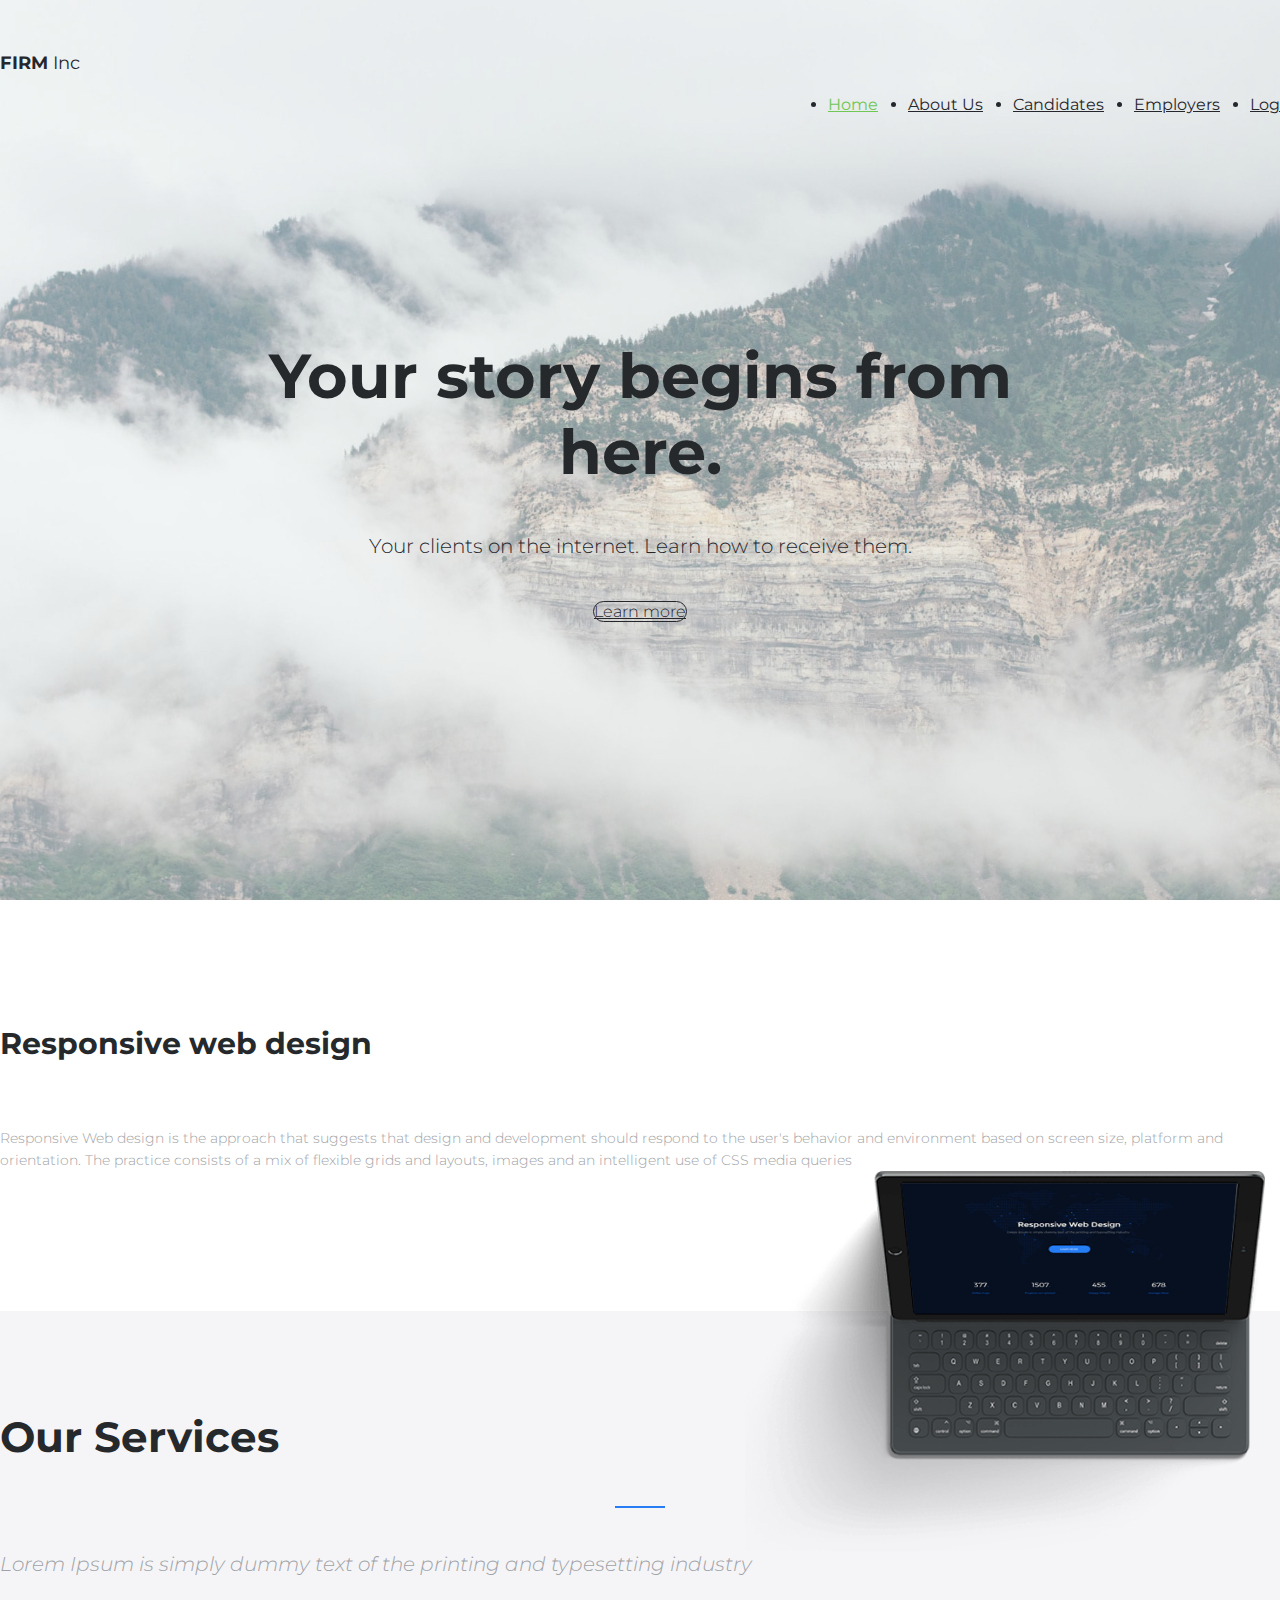
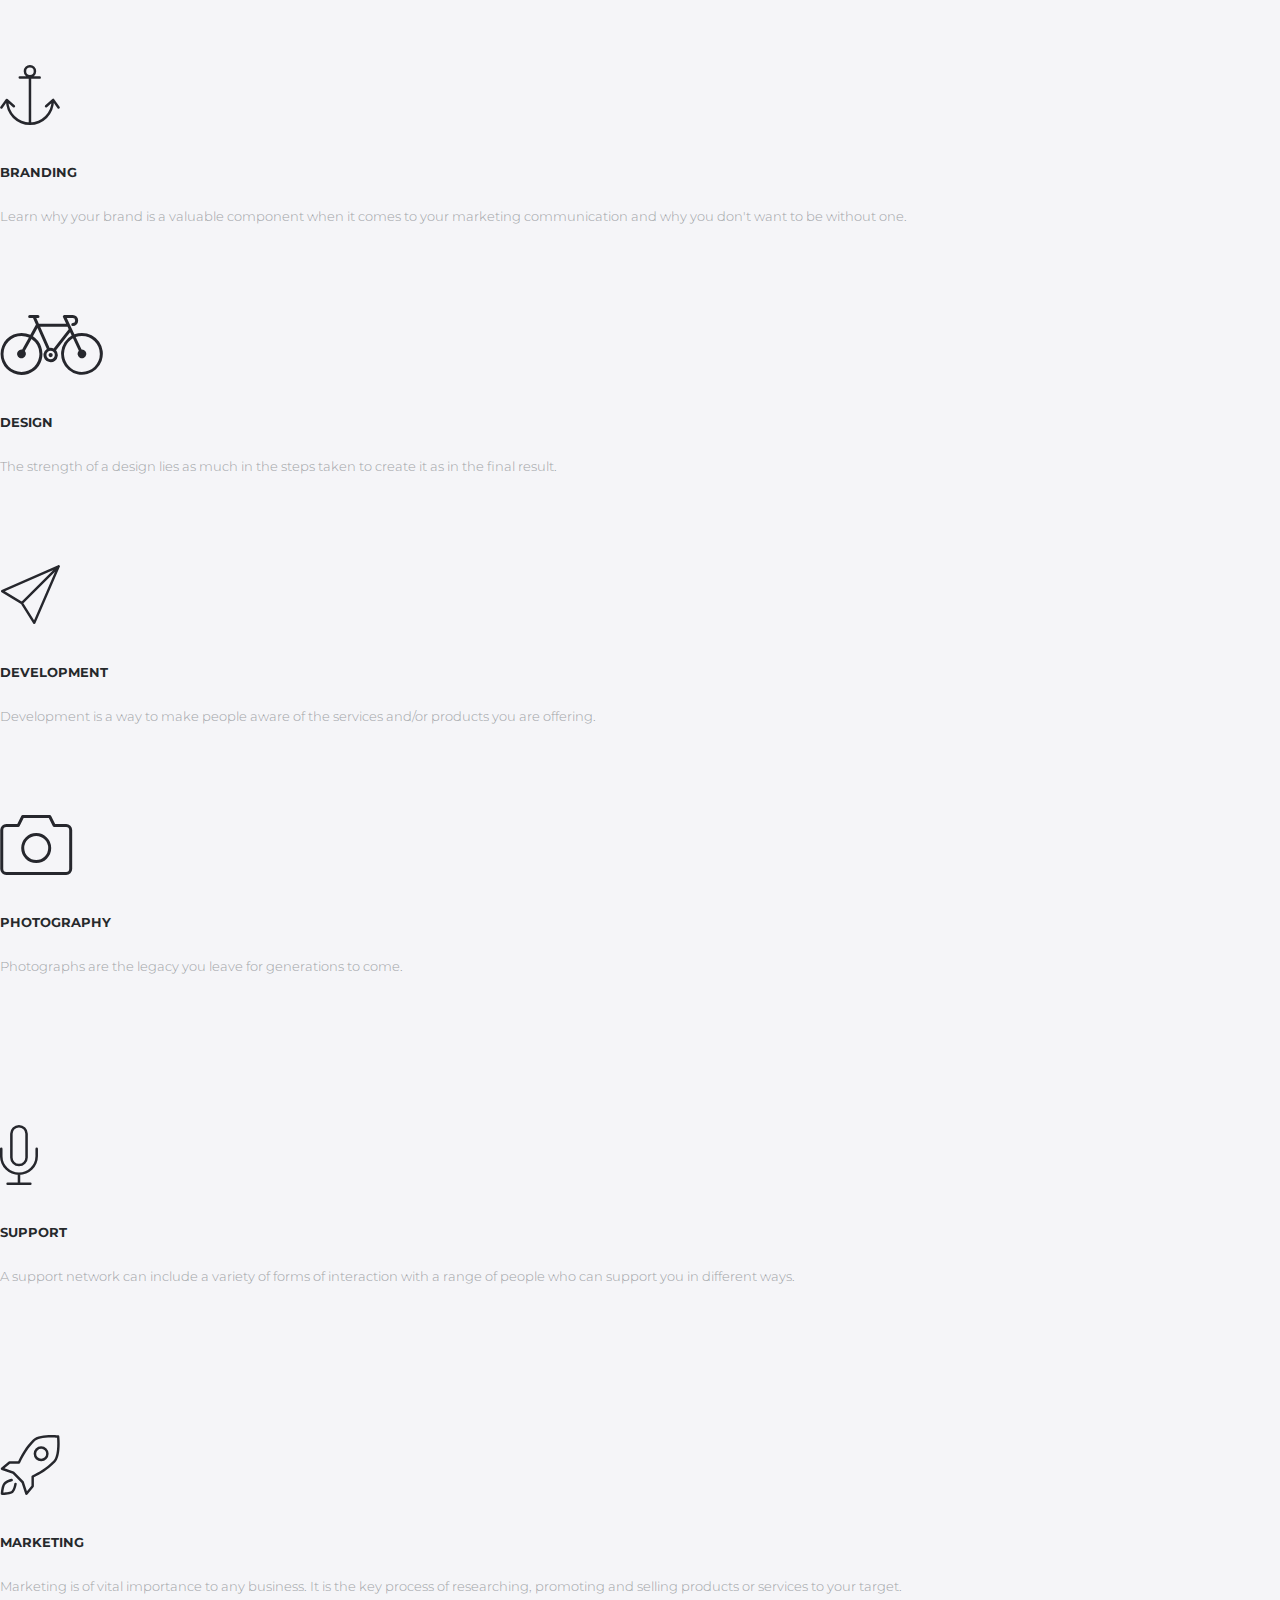
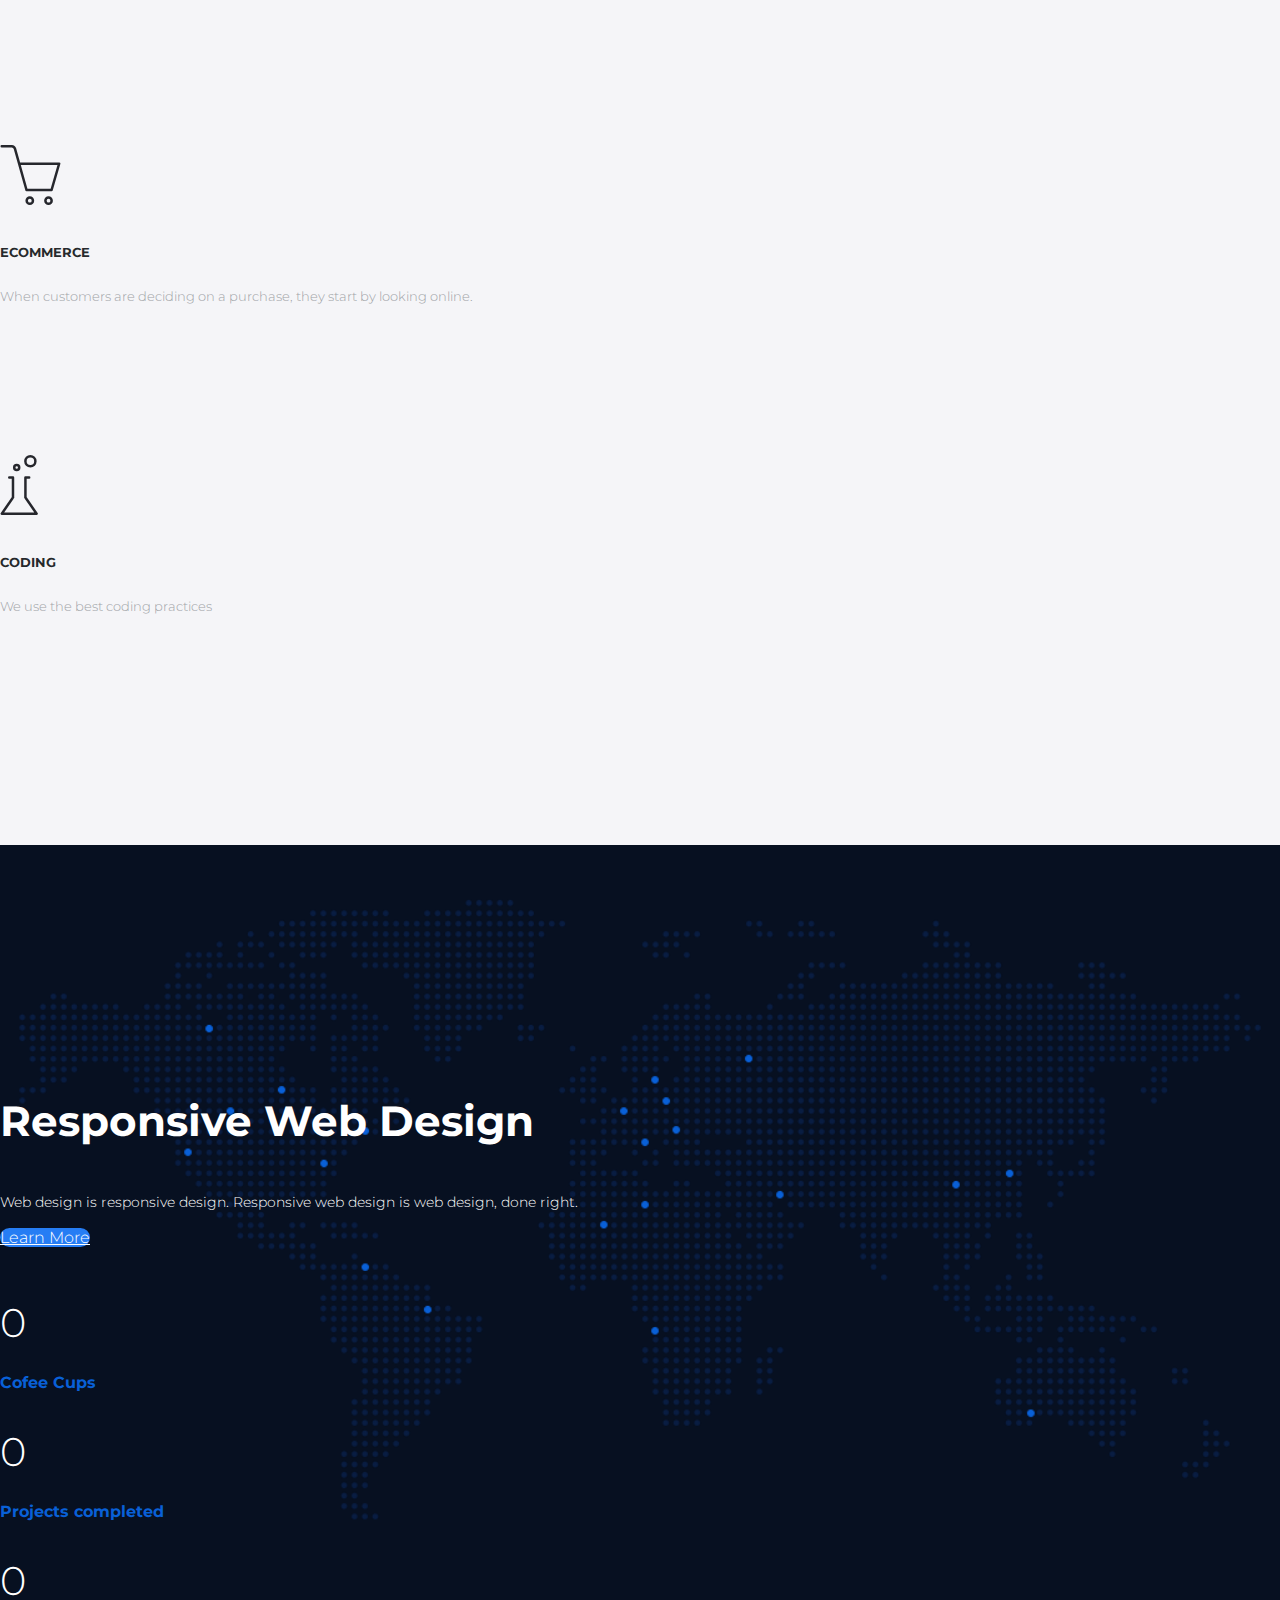
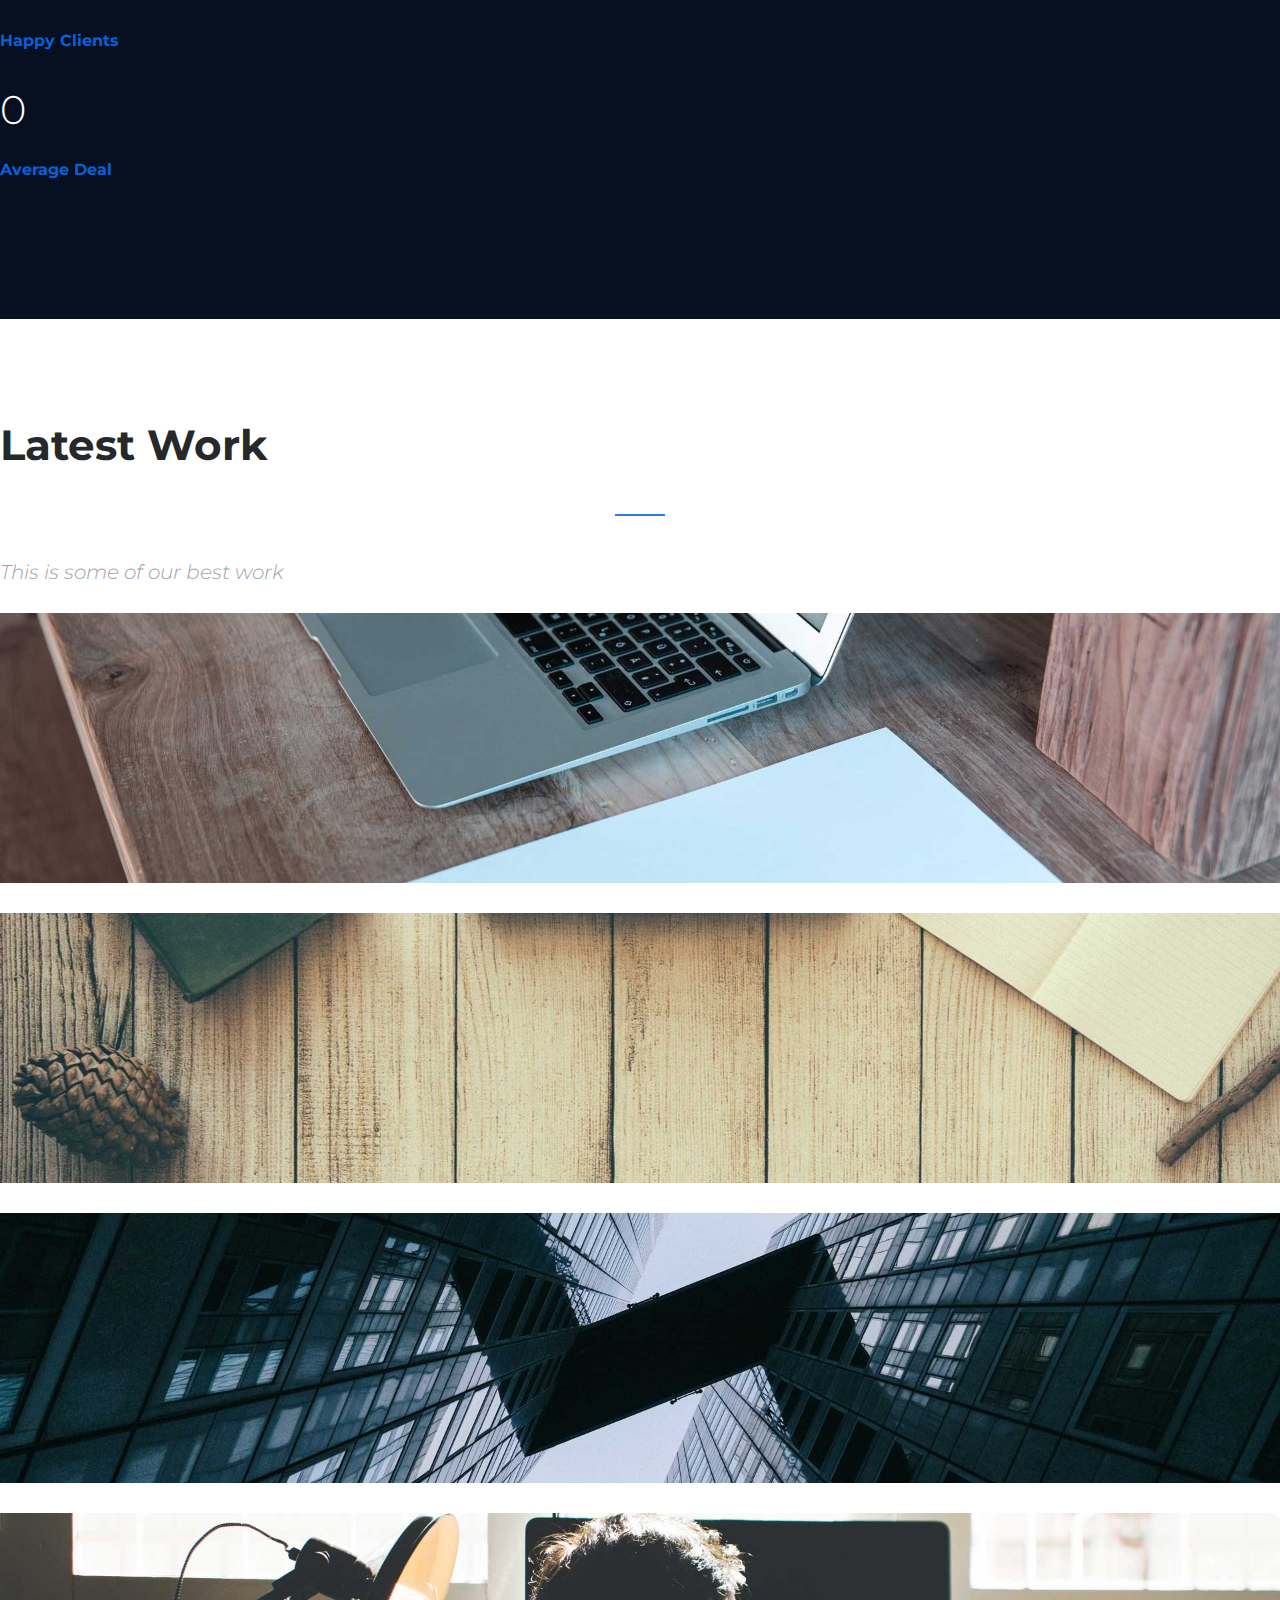
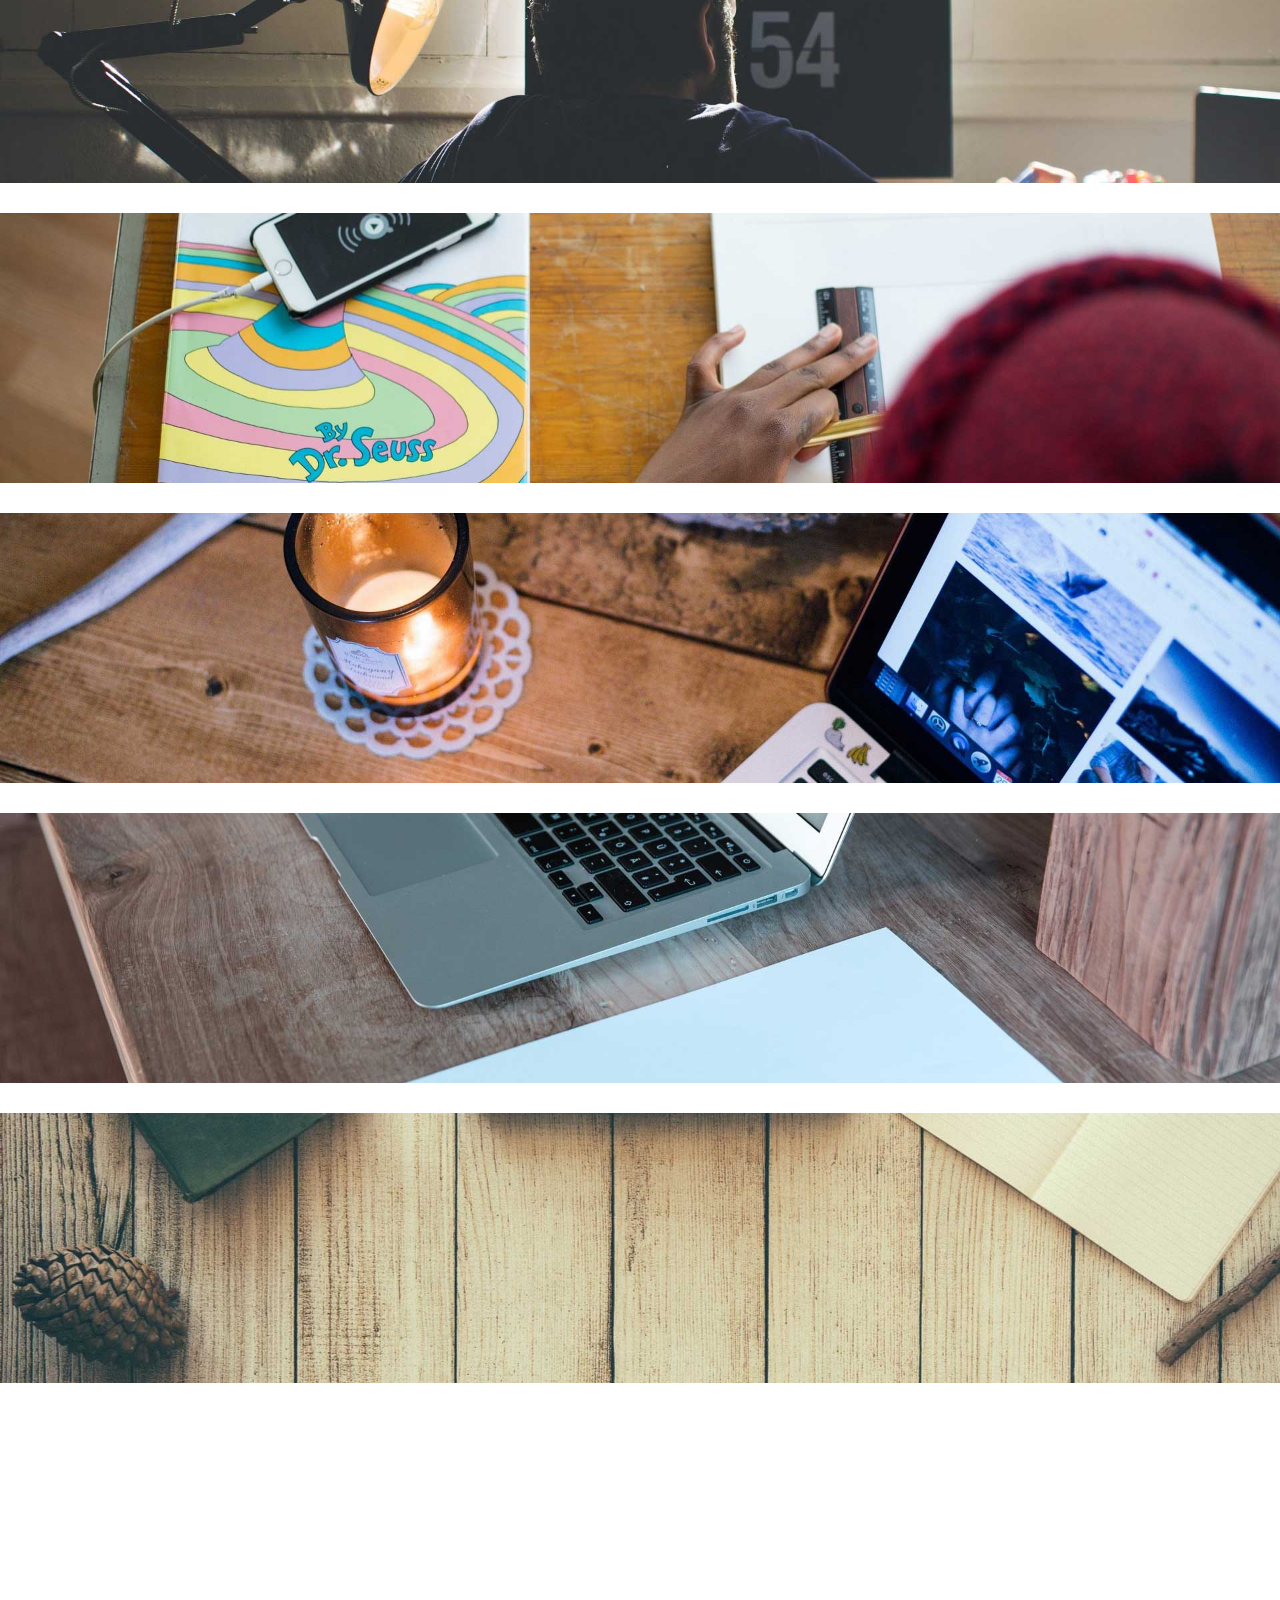
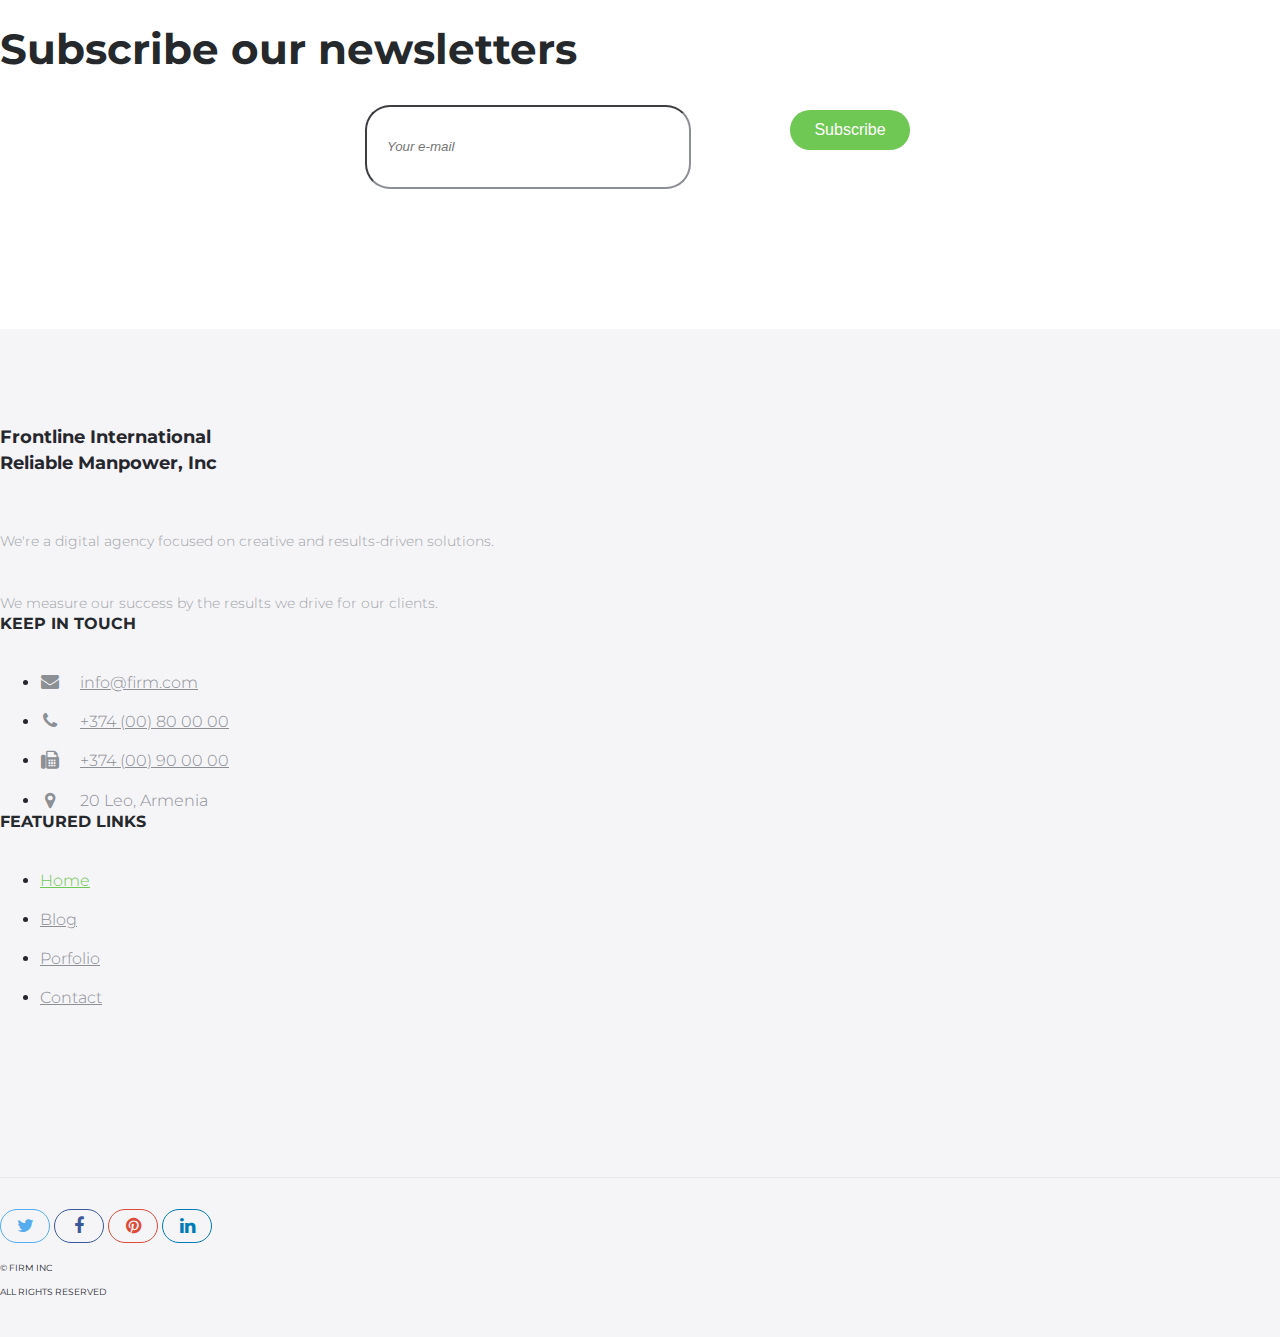
<file: index.html>
<!DOCTYPE html>
<html lang="en">
    <head>
        <!-- Basic Page Needs
    ================================================== -->
        <meta http-equiv="Content-Type" content="text/html; charset=utf-8" />
        <meta http-equiv="X-UA-Compatible" content="IE=edge" />

        <title>Frontline International Reliable Manpower, Inc</title>

        <meta name="description" content="" />
        <meta name="author" content="" />
        <meta name="keywords" content="" />

        <!-- Mobile Specific Metas
    ================================================== -->
        <meta name="viewport" content="width=device-width, minimum-scale=1.0, maximum-scale=1.0" />
        <meta name="apple-mobile-web-app-capable" content="yes" />

        <!-- Fonts -->
        <link href="https://fonts.googleapis.com/css?family=Montserrat:300,300i,400,600,700" rel="stylesheet" />
        <link rel="stylesheet" href="http://cdnjs.cloudflare.com/ajax/libs/font-awesome/4.4.0/css/font-awesome.min.css" />

        <!-- Favicon
    ================================================== -->
        <link rel="apple-touch-icon" sizes="180x180" href="assets/img/apple-touch-icon.png" />
        <link rel="icon" type="image/png" sizes="16x16" href="assets/img/favicon.png" />

        <!-- Stylesheets
    ================================================== -->
        <!-- Bootstrap core CSS -->
        <!-- <link href="assets/css/bootstrap.min.css" rel="stylesheet" /> -->
        <link
            href="https://cdn.jsdelivr.net/npm/bootstrap@5.0.2/dist/css/bootstrap.min.css"
            rel="stylesheet"
            integrity="sha384-EVSTQN3/azprG1Anm3QDgpJLIm9Nao0Yz1ztcQTwFspd3yD65VohhpuuCOmLASjC"
            crossorigin="anonymous"
        />

        <!-- Custom styles for this template -->
        <link href="assets/css/style.css" rel="stylesheet" />
        <link href="assets/css/responsive.css" rel="stylesheet" />

        <!-- HTML5 shim and Respond.js IE8 support of HTML5 elements and media queries -->
        <!--[if lt IE 9]>
            <script src="https://oss.maxcdn.com/libs/html5shiv/3.7.0/html5shiv.js"></script>
            <script src="https://oss.maxcdn.com/libs/respond.js/1.4.2/respond.min.js"></script>
        <![endif]-->
    </head>
    <body>
        <header id="masthead" class="site-header">
            <nav id="primary-navigation" class="navbar navbar-expand-lg site-navigation">
                <div class="container">
                    <div class="navbar-header">
                        <a class="site-title"><span>FIRM</span> Inc</a>
                    </div>
                    <!-- /.navbar-header -->

                    <div class="collapse navbar-collapse" id="agency-navbar-collapse">
                        <ul class="nav navbar-nav navbar-right">
                            <li class="nav-item active"><a href="index.html">Home</a></li>
                            <li class="nav-item"><a href="about-us.html">About Us</a></li>
                            <li class="nav-item"><a href="candidates.html">Candidates</a></li>
                            <li class="nav-item"><a href="employers.html">Employers</a></li>
                            <li class="nav-item"><a href="login.html">Login</a></li>
                        </ul>
                    </div>
                </div>
            </nav>
            <!-- /.site-navigation -->
        </header>
        <!-- /#mastheaed -->

        <div id="hero" class="hero overlay">
            <div class="hero-content">
                <div class="hero-text">
                    <h1>Your story begins from here.</h1>
                    <p>Your clients on the internet. Learn how to receive them.</p>
                    <a href="#" class="btn btn-border">Learn more</a>
                </div>
                <!-- /.hero-text -->
            </div>
            <!-- /.hero-content -->
        </div>
        <!-- /.hero -->

        <main id="main" class="site-main">
            <section class="site-section section-features d-none">
                <div class="container">
                    <div class="row">
                        <div class="col-sm-5">
                            <h2>Responsive web design</h2>
                            <p>
                                Responsive Web design is the approach that suggests that design and development should respond to the user's behavior and environment based on screen size, platform and
                                orientation. The practice consists of a mix of flexible grids and layouts, images and an intelligent use of CSS media queries
                            </p>
                        </div>
                        <div class="col-sm-7 hidden-xs">
                            <img src="assets/img/ipad-pro.png" alt="" />
                        </div>
                    </div>
                </div>
            </section>
            <!-- /.section-features -->

            <section class="site-section section-services gray-bg text-center d-none">
                <div class="container">
                    <h2 class="heading-separator">Our Services</h2>
                    <p class="subheading-text">Lorem Ipsum is simply dummy text of the printing and typesetting industry</p>
                    <div class="row">
                        <div class="col-md-3 col-xs-6">
                            <div class="service">
                                <img src="assets/img/anchor.svg" alt="" />
                                <h3 class="service-title">Branding</h3>
                                <p class="service-info">Learn why your brand is a valuable component when it comes to your marketing communication and why you don't want to be without one.</p>
                            </div>
                            <!-- /.service -->
                        </div>
                        <div class="col-md-3 col-xs-6">
                            <div class="service">
                                <img src="assets/img/bycicle.svg" alt="" />
                                <h3 class="service-title">Design</h3>
                                <p class="service-info">The strength of a design lies as much in the steps taken to create it as in the final result.</p>
                            </div>
                            <!-- /.service -->
                        </div>
                        <div class="col-md-3 col-xs-6">
                            <div class="service">
                                <img src="assets/img/paper-plane.svg" alt="" />
                                <h3 class="service-title">Development</h3>
                                <p class="service-info">Development is a way to make people aware of the services and/or products you are offering.</p>
                            </div>
                            <!-- /.service -->
                        </div>
                        <div class="col-md-3 col-xs-6">
                            <div class="service">
                                <img src="assets/img/photo.svg" alt="" />
                                <h3 class="service-title">Photography</h3>
                                <p class="service-info">Photographs are the legacy you leave for generations to come.</p>
                            </div>
                            <!-- /.service -->
                        </div>
                        <div class="col-md-3 col-xs-6">
                            <div class="service">
                                <img src="assets/img/microphone.svg" alt="" />
                                <h3 class="service-title">Support</h3>
                                <p class="service-info">A support network can include a variety of forms of interaction with a range of people who can support you in different ways.</p>
                            </div>
                            <!-- /.service -->
                        </div>
                        <div class="col-md-3 col-xs-6">
                            <div class="service">
                                <img src="assets/img/rocket.svg" alt="" />
                                <h3 class="service-title">Marketing</h3>
                                <p class="service-info">
                                    Marketing is of vital importance to any business. It is the key process of researching, promoting and selling products or services to your target.
                                </p>
                            </div>
                            <!-- /.service -->
                        </div>
                        <div class="col-md-3 col-xs-6">
                            <div class="service">
                                <img src="assets/img/basket.svg" alt="" />
                                <h3 class="service-title">Ecommerce</h3>
                                <p class="service-info">When customers are deciding on a purchase, they start by looking online.</p>
                            </div>
                            <!-- /.service -->
                        </div>
                        <div class="col-md-3 col-xs-6">
                            <div class="service">
                                <img src="assets/img/chemestry.svg" alt="" />
                                <h3 class="service-title">Coding</h3>
                                <p class="service-info">We use the best coding practices</p>
                            </div>
                            <!-- /.service -->
                        </div>
                    </div>
                </div>
            </section>
            <!-- /.section-services -->

            <section class="site-section section-map-feature text-center d-none">
                <div class="container">
                    <h2>Responsive Web Design</h2>
                    <p>Web design is responsive design. Responsive web design is web design, done right.</p>
                    <a href="#" class="btn btn-fill">Learn More</a>
                    <div class="row">
                        <div class="col-sm-3 col-xs-6">
                            <div class="counter-item">
                                <p class="counter" data-to="377" data-speed="2000">0</p>
                                <h3>Cofee Cups</h3>
                            </div>
                            <!-- /.counter-item -->
                        </div>
                        <div class="col-sm-3 col-xs-6">
                            <div class="counter-item">
                                <p class="counter" data-to="1204" data-speed="2000">0</p>
                                <h3>Projects completed</h3>
                            </div>
                            <!-- /.counter-item -->
                        </div>
                        <div class="col-sm-3 col-xs-6">
                            <div class="counter-item">
                                <p class="counter" data-to="459" data-speed="1000">0</p>
                                <h3>Happy Clients</h3>
                            </div>
                            <!-- /.counter-item -->
                        </div>
                        <div class="col-sm-3 col-xs-6">
                            <div class="counter-item">
                                <p class="counter" data-to="675" data-speed="1000">0</p>
                                <h3>Average Deal</h3>
                            </div>
                            <!-- /.counter-item -->
                        </div>
                    </div>
                </div>
            </section>
            <!-- /.section-map-feature -->

            <section class="site-section section-portfolio d-none">
                <div class="container">
                    <div class="text-center">
                        <h2 class="heading-separator">Latest Work</h2>
                        <p class="subheading-text">This is some of our best work</p>
                    </div>
                    <div class="row">
                        <div class="col-lg-3 col-md-4 col-xs-6">
                            <div class="portfolio-item">
                                <img src="assets/img/portfolio-1.jpg" class="img-res" alt="" />
                                <h4 class="portfolio-item-title">Portfolio item</h4>
                                <a href="portfolio-item.html"><i class="fa fa-arrow-right" aria-hidden="true"></i></a>
                            </div>
                            <!-- /.portfolio-item -->
                        </div>
                        <div class="col-lg-3 col-md-4 col-xs-6">
                            <div class="portfolio-item">
                                <img src="assets/img/portfolio-2.jpg" class="img-res" alt="" />
                                <h4 class="portfolio-item-title">Portfolio item</h4>
                                <a href="portfolio-item.html"><i class="fa fa-arrow-right" aria-hidden="true"></i></a>
                            </div>
                            <!-- /.portfolio-item -->
                        </div>
                        <div class="col-lg-3 col-md-4 col-xs-6">
                            <div class="portfolio-item">
                                <img src="assets/img/portfolio-3.jpg" class="img-res" alt="" />
                                <h4 class="portfolio-item-title">Portfolio item</h4>
                                <a href="portfolio-item.html"><i class="fa fa-arrow-right" aria-hidden="true"></i></a>
                            </div>
                            <!-- /.portfolio-item -->
                        </div>
                        <div class="col-lg-3 col-md-4 col-xs-6">
                            <div class="portfolio-item">
                                <img src="assets/img/portfolio-4.jpg" class="img-res" alt="" />
                                <h4 class="portfolio-item-title">Portfolio item</h4>
                                <a href="portfolio-item.html"><i class="fa fa-arrow-right" aria-hidden="true"></i></a>
                            </div>
                            <!-- /.portfolio-item -->
                        </div>
                        <div class="col-lg-3 col-md-4 col-xs-6">
                            <div class="portfolio-item">
                                <img src="assets/img/portfolio-5.jpg" class="img-res" alt="" />
                                <h4 class="portfolio-item-title">Portfolio item</h4>
                                <a href="portfolio-item.html"><i class="fa fa-arrow-right" aria-hidden="true"></i></a>
                            </div>
                            <!-- /.portfolio-item -->
                        </div>
                        <div class="col-lg-3 col-md-4 col-xs-6">
                            <div class="portfolio-item">
                                <img src="assets/img/portfolio-6.jpg" class="img-res" alt="" />
                                <h4 class="portfolio-item-title">Portfolio item</h4>
                                <a href="portfolio-item.html"><i class="fa fa-arrow-right" aria-hidden="true"></i></a>
                            </div>
                            <!-- /.portfolio-item -->
                        </div>
                        <div class="col-lg-3 col-md-4 col-xs-6">
                            <div class="portfolio-item">
                                <img src="assets/img/portfolio-1.jpg" class="img-res" alt="" />
                                <h4 class="portfolio-item-title">Portfolio item</h4>
                                <a href="portfolio-item.html"><i class="fa fa-arrow-right" aria-hidden="true"></i></a>
                            </div>
                            <!-- /.portfolio-item -->
                        </div>
                        <div class="col-lg-3 col-md-4 col-xs-6">
                            <div class="portfolio-item">
                                <img src="assets/img/portfolio-2.jpg" class="img-res" alt="" />
                                <h4 class="portfolio-item-title">Portfolio item</h4>
                                <a href="portfolio-item.html"><i class="fa fa-arrow-right" aria-hidden="true"></i></a>
                            </div>
                            <!-- /.portfolio-item -->
                        </div>
                    </div>
                </div>
            </section>
            <!-- /.section-portfolio -->

            <section class="site-section section-newsletter text-center d-none">
                <div class="container">
                    <h2>Subscribe our newsletters</h2>
                    <form class="form-group newsletter-group">
                        <input type="email" class="form-control" placeholder="Your e-mail" required />
                        <button class="btn btn-green" type="button">Subscribe</button>
                    </form>
                    <!-- /.newsletter-group -->
                </div>
            </section>
            <!-- /.section-newsletter -->
        </main>
        <!-- /#main -->

        <footer id="colophon" class="site-footer">
            <div class="container">
                <div class="row">
                    <div class="col-md-3 col-sm-4 col-xs-6">
                        <a class="site-title"><span>Frontline International</span><br /><span>Reliable Manpower, Inc</span></a>
                        <p>We're a digital agency focused on creative and results-driven solutions.</p>
                        <p>We measure our success by the results we drive for our clients.</p>
                    </div>
                    <div class="col-lg-offset-4 col-md-3 col-sm-4 col-md-offset-2 col-sm-offset-0 col-xs-6">
                        <h3>Keep in touch</h3>
                        <ul class="list-unstyled contact-links">
                            <li><i class="fa fa-envelope" aria-hidden="true"></i><a href="mailto:info@firm.com">info@firm.com</a></li>
                            <li><i class="fa fa-phone" aria-hidden="true"></i><a href="tel:+37400800000">+374 (00) 80 00 00 </a></li>
                            <li><i class="fa fa-fax" aria-hidden="true"></i><a href="+37400900000">+374 (00) 90 00 00</a></li>
                            <li>
                                <i class="fa fa-map-marker" aria-hidden="true"></i>
                                <p>20 Leo, Armenia</p>
                            </li>
                        </ul>
                    </div>
                    <div class="clearfix visible-xs"></div>
                    <div class="col-lg-2 col-md-3 col-sm-4 col-xs-6 d-none">
                        <h3>Featured links</h3>
                        <ul class="list-unstyled">
                            <li class="active"><a href="index.html">Home</a></li>
                            <li><a href="blog.html">Blog</a></li>
                            <li><a href="portfolio.html">Porfolio</a></li>
                            <li><a href="contact.html">Contact</a></li>
                        </ul>
                    </div>
                </div>
            </div>
            <div class="copyright">
                <div class="container">
                    <div class="row">
                        <div class="col-xs-8">
                            <div class="social-links">
                                <a class="twitter-bg" href="#"><i class="fa fa-twitter"></i></a>
                                <a class="facebook-bg" href="#"><i class="fa fa-facebook"></i></a>
                                <a class="pinterest" href="#"><i class="fa fa-pinterest"></i></a>
                                <a class="linkedin-bg" href="#"><i class="fa fa-linkedin"></i></a>
                            </div>
                            <!-- /.social-links -->
                        </div>
                        <div class="col-xs-4">
                            <div class="text-right">
                                <p>&copy; FIRM Inc</p>
                                <p>All Rights Reserved</p>
                            </div>
                        </div>
                    </div>
                </div>
            </div>
            <!-- /.copyright -->
        </footer>
        <!-- /#footer -->

        <!-- Bootstrap core JavaScript
    ================================================== -->
        <!-- Placed at the end of the document so the pages load faster -->
        <script src="https://ajax.googleapis.com/ajax/libs/jquery/3.1.1/jquery.min.js"></script>
        <script src="assets/js/bootstrap.min.js"></script>
        <script src="assets/js/bootstrap-select.min.js"></script>
        <script src="assets/js/jquery.slicknav.min.js"></script>
        <script src="assets/js/jquery.countTo.min.js"></script>
        <script src="assets/js/jquery.shuffle.min.js"></script>
        <script src="assets/js/script.js"></script>
    </body>
</html>
</file>
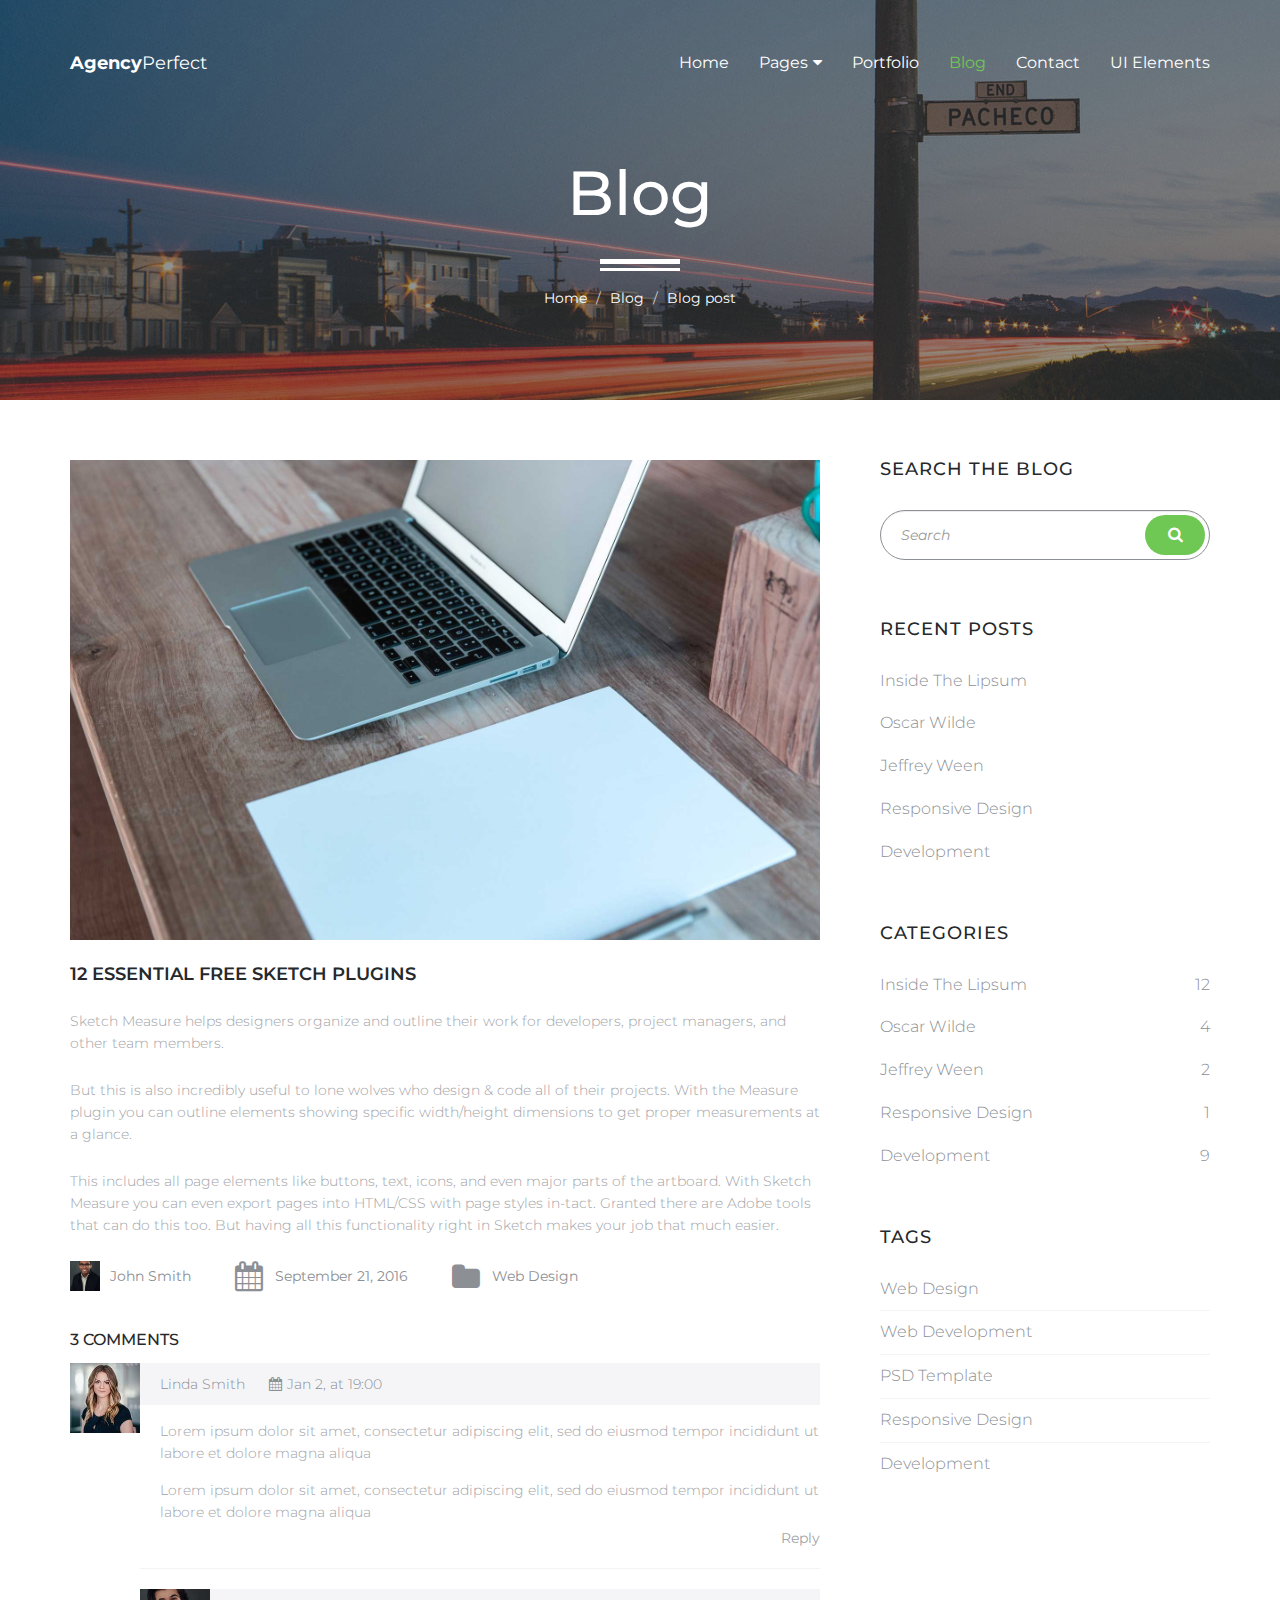
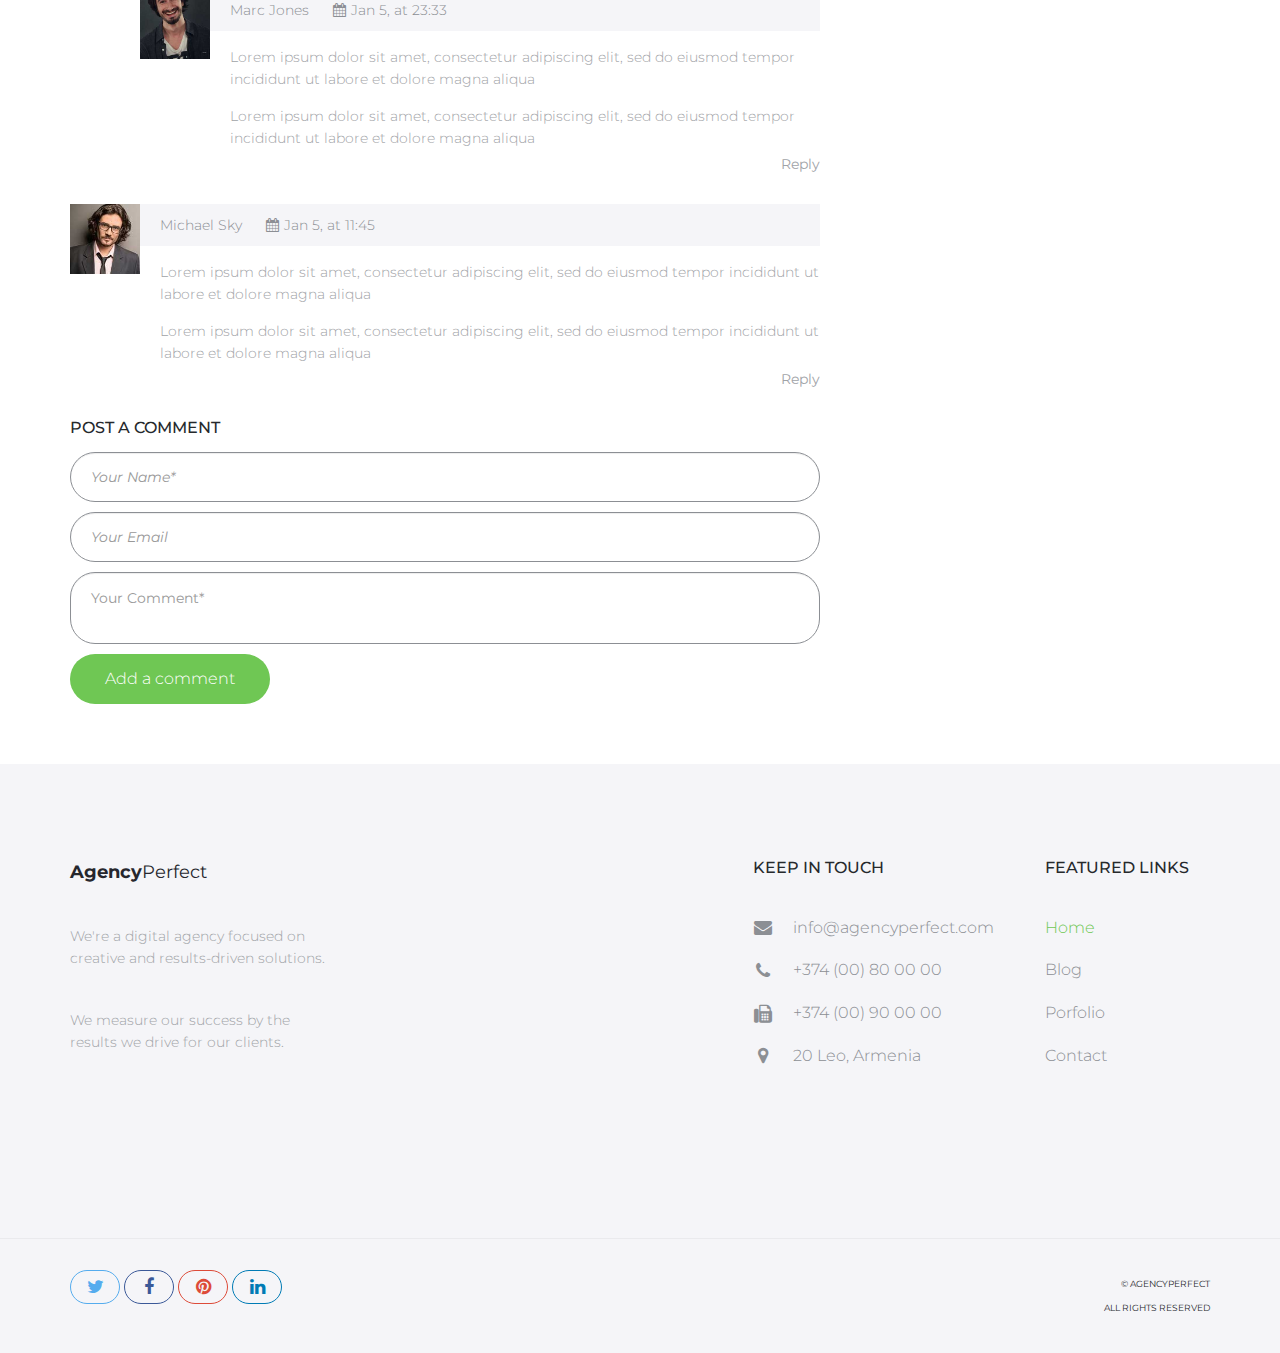
<file: blog-post.html>
<!DOCTYPE html>
<html lang="en">
<head>

    <!-- Basic Page Needs
    ================================================== -->
    <meta http-equiv="Content-Type" content="text/html; charset=utf-8">
    <meta http-equiv="X-UA-Compatible" content="IE=edge">

    <title>Blog Post | Agency Perfect</title>

    <meta name="description" content="">
    <meta name="author" content="">
    <meta name="keywords" content="">

    <!-- Mobile Specific Metas
    ================================================== -->
    <meta name="viewport" content="width=device-width, minimum-scale=1.0, maximum-scale=1.0">
    <meta name="apple-mobile-web-app-capable" content="yes">

    <!-- Fonts -->
    <link href="https://fonts.googleapis.com/css?family=Montserrat:300,300i,400,600,700" rel="stylesheet">
    <link rel="stylesheet" href="http://cdnjs.cloudflare.com/ajax/libs/font-awesome/4.4.0/css/font-awesome.min.css">

    <!-- Favicon
    ================================================== -->
    <link rel="apple-touch-icon" sizes="180x180" href="assets/img/apple-touch-icon.png">
    <link rel="icon" type="image/png" sizes="16x16" href="assets/img/favicon.png">

    <!-- Stylesheets
    ================================================== -->
    <!-- Bootstrap core CSS -->
    <link href="assets/css/bootstrap.min.css" rel="stylesheet">

    <!-- Custom styles for this template -->
    <link href="assets/css/style.css" rel="stylesheet">
    <link href="assets/css/responsive.css" rel="stylesheet">

    <!-- HTML5 shim and Respond.js IE8 support of HTML5 elements and media queries -->
    <!--[if lt IE 9]>
    <script src="https://oss.maxcdn.com/libs/html5shiv/3.7.0/html5shiv.js"></script>
    <script src="https://oss.maxcdn.com/libs/respond.js/1.4.2/respond.min.js"></script>
    <![endif]-->

</head>
<body>

    <header id="masthead" class="site-header site-header-white">
        <nav id="primary-navigation" class="site-navigation">
            <div class="container">

                <div class="navbar-header">
                   
                    <a href="index.html" class="site-title"><span>Agency</span>Perfect</a>

                </div><!-- /.navbar-header -->

                <div class="collapse navbar-collapse" id="agency-navbar-collapse">

                    <ul class="nav navbar-nav navbar-right">

                        <li><a href="index.html">Home</a></li>
                        <li class="dropdown"><a href="#" class="dropdown-toggle" data-toggle="dropdown">Pages<i class="fa fa-caret-down hidden-xs" aria-hidden="true"></i></a>

                            <ul class="dropdown-menu" role="menu" aria-labelledby="menu1">
                              <li><a href="portfolio.html">Portfolio</a></li>
                              <li><a href="blog.html">Blog</a></li>
                            </ul>

                        </li>
                        <li><a href="portfolio.html">Portfolio</a></li>
                        <li class="active"><a href="blog.html">Blog</a></li>
                        <li><a href="contact.html">Contact</a></li>
                        <li><a href="ui-elements.html">UI Elements</a></li>
                        
                    </ul>

                </div>

            </div>   
        </nav><!-- /.site-navigation -->
    </header><!-- /#mastheaed -->

    <div id="hero" class="hero overlay subpage-hero blog-hero">
        <div class="hero-content">
            <div class="hero-text">
                <h1>Blog</h1>
                <ol class="breadcrumb">
                  <li class="breadcrumb-item"><a href="index.html">Home</a></li>
                  <li class="breadcrumb-item"><a href="blog.html">Blog</a></li>
                  <li class="breadcrumb-item active">Blog post</li>
                </ol>
            </div><!-- /.hero-text -->
        </div><!-- /.hero-content -->
    </div><!-- /.hero -->

    <main id="main" class="site-main">

        <section class="site-section subpage-site-section section-blog">
            <div class="container">
                <div class="row">
                    <div class="col-md-8">
                        <article class="blog-post">
                            <img src="assets/img/portfolio-1.jpg" class="img-res" alt="">
                            <div class="post-content">
                                <h2 class="post-title">12 Essential Free Sketch Plugins</h2>
                                <p>Sketch Measure helps designers organize and outline their work for developers, project managers, and other team members.</p>
                                <p>But this is also incredibly useful to lone wolves who design & code all of their projects. With the Measure plugin you can outline elements showing specific width/height dimensions to get proper measurements at a glance.</p>
                                <p>This includes all page elements like buttons, text, icons, and even major parts of the artboard. With Sketch Measure you can even export pages into HTML/CSS with page styles in-tact. Granted there are Adobe tools that can do this too. But having all this functionality right in Sketch makes your job that much easier.</p>
  
                                <div class="post-meta">
                                    <span class="post-author">
                                        <a href="#"><img class="img-res" src="assets/img/author.jpg" alt=""> John Smith</a>
                                    </span>
                                    <span class="post-date">
                                        <a href=""><i class="fa fa-calendar" aria-hidden="true"></i> September 21, 2016</a>
                                        </span>
                                    <span class="post-category">
                                        <a href=""><i class="fa fa-folder" aria-hidden="true"></i> Web Design</a>
                                    </span>
                                </div><!-- /.post-meta -->
                            </div><!-- /.post-content -->
                        </article><!-- /.blog-post -->
                        <div id="PostComments" class="post-comments">
                            <h3>3 Comments</h3>
                            <div class="post-comment">

                                <img class="img-res" src="assets/img/author-2.jpg" alt="">

                                <div class="post-comment-content">
                                    
                                    <div class="post-comment-content-details">
                                        <p class="post-comment-author-name">Linda Smith</p>
                                        <p class="post-comment-date"><i class="fa fa-calendar" aria-hidden="true"></i>Jan 2, at 19:00</p>
                                    </div><!-- /.post-content-details -->
                                    <p class="comment">Lorem ipsum dolor sit amet, consectetur adipiscing elit, sed do eiusmod tempor incididunt ut labore et dolore magna aliqua</p>

                                    <p class="comment">Lorem ipsum dolor sit amet, consectetur adipiscing elit, sed do eiusmod tempor incididunt ut labore et dolore magna aliqua</p>
                                    <div class="text-right comment-reply">
                                        <a href="#">Reply</a>
                                    </div>
                                        
                                </div><!-- /.post-comment-content --> 
                            </div><!-- /.post-comment --> 
                            <div class="replied">
                                <div class="post-comment">

                                    <img class="img-res" src="assets/img/author-3.jpg" alt="">

                                    <div class="post-comment-content">
                                        
                                        <div class="post-comment-content-details">
                                            <p class="post-comment-author-name">Marc Jones</p>
                                            <p class="post-comment-date"><i class="fa fa-calendar" aria-hidden="true"></i>Jan 5, at 23:33</p>
                                        </div><!-- /.post-content-details -->
                                        <p class="comment">Lorem ipsum dolor sit amet, consectetur adipiscing elit, sed do eiusmod tempor incididunt ut labore et dolore magna aliqua</p>

                                        <p class="comment">Lorem ipsum dolor sit amet, consectetur adipiscing elit, sed do eiusmod tempor incididunt ut labore et dolore magna aliqua</p>
                                        <div class="text-right comment-reply">
                                            <a href="#">Reply</a>
                                        </div>
                                            
                                    </div><!-- /.post-comment-content --> 
                                </div><!-- /.post-comment --> 
                            </div><!-- /.replied -->
                            <div class="post-comment">

                                <img class="img-res" src="assets/img/author-4.jpg" alt="">

                                <div class="post-comment-content">
                                    
                                    <div class="post-comment-content-details">
                                        <p class="post-comment-author-name">Michael Sky</p>
                                        <p class="post-comment-date"><i class="fa fa-calendar" aria-hidden="true"></i>Jan 5, at 11:45</p>
                                    </div><!-- /.post-content-details -->
                                    <p class="comment">Lorem ipsum dolor sit amet, consectetur adipiscing elit, sed do eiusmod tempor incididunt ut labore et dolore magna aliqua</p>

                                    <p class="comment">Lorem ipsum dolor sit amet, consectetur adipiscing elit, sed do eiusmod tempor incididunt ut labore et dolore magna aliqua</p>
                                    <div class="text-right comment-reply">
                                        <a href="#">Reply</a>
                                    </div>
                                        
                                </div><!-- /.post-comment-content --> 
                            </div><!-- /.post-comment --> 
                        </div><!-- /#PostComments -->
                        <div class="respond">
                            <h3>Post a Comment</h3>
                            <form class="form-horizontal">
                                <input class="form-control" type="text" placeholder="Your Name*" required>
                                <input class="form-control" type="email" placeholder="Your Email" required>
                                <textarea class="form-control form-control-comment" type="text" placeholder="Your Comment*" required></textarea>
                                <button class="btn btn-green">Add a comment</button>
                            </form>    
                        </div><!-- /.respond -->
                    </div>
                    <aside class="col-md-4">
                        <div class="sidebar">
                            <div class="widget search-form">
                                <h4 class="widget-title">Search the blog</h4>
                                <form class="form-group">
                                    <input type="text" class="form-control" placeholder="Search" required>
                                    <button class="btn btn-green" type="button"><i class="fa fa-search" aria-hidden="true"></i></button>
                                </form>
                            </div><!-- /.search-form -->
                            <div class="widget widget-recent-posts">
                                <h4 class="widget-title">Recent posts</h4>
                                <ul class="list-unstyled">
                                    <li><a href="#">Inside The Lipsum</a></li>
                                    <li><a href="#">Oscar Wilde</a></li>
                                    <li><a href="#">Jeffrey Ween</a></li>
                                    <li><a href="#">Responsive Design</a></li>
                                    <li><a href="#">Development</a></li>
                                </ul>
                            </div><!-- /.widget-recent-posts -->
                            <div class="widget widget-categories">
                                <h4 class="widget-title">Categories</h4>
                                <ul class="list-unstyled">
                                    <li><a href="#">Inside The Lipsum <span>12</span></a></li>
                                    <li><a href="#">Oscar Wilde<span>4</span></a></li>
                                    <li><a href="#">Jeffrey Ween<span>2</span></a></li>
                                    <li><a href="#">Responsive Design<span>1</span></a></li>
                                    <li><a href="#">Development<span>9</span></a></li>
                                </ul>
                            </div><!-- /.widget-categories -->
                            <div class="widget widget-tags">
                                <h4 class="widget-title">Tags</h4>
                                <ul class="list-unstyled">
                                    <li><a href="#">Web Design</a></li>
                                    <li><a href="#">Web Development</a></li>
                                    <li><a href="#">PSD Template</a></li>
                                    <li><a href="#">Responsive Design</a></li>
                                    <li><a href="#">Development</a></li>
                                </ul>
                            </div><!-- /.widget-tags -->
                        </div><!-- /.sidebar -->
                    </aside>
                </div>
            </div>
        </section><!-- /.section-portfolio -->

    </main><!-- /#main -->

    <footer id="colophon" class="site-footer">
        <div class="container">
            <div class="row">
                <div class="col-md-3 col-sm-4 col-xs-6">
                    <a class="site-title"><span>Agency</span>Perfect</a>
                    <p>We're a digital agency focused on creative and results-driven solutions.</p>
                    <p>We measure our success by the results we drive for our clients.</p>
                </div>
                <div class="col-lg-offset-4 col-md-3 col-sm-4 col-md-offset-2 col-sm-offset-0 col-xs-6 ">
                    <h3>Keep in touch</h3>
                    <ul class="list-unstyled contact-links">
                        <li><i class="fa fa-envelope" aria-hidden="true"></i><a href="mailto:info@agencyperfect.com">info@agencyperfect.com</a></li>
                        <li><i class="fa fa-phone" aria-hidden="true"></i><a href="tel:+37400800000">+374 (00) 80 00 00 </a></li>
                        <li><i class="fa fa-fax" aria-hidden="true"></i><a href="+37400900000">+374 (00) 90 00 00</a></li>
                        <li><i class="fa fa-map-marker" aria-hidden="true"></i><p>20 Leo, Armenia</p></li>
                    </ul>
                </div>
                <div class="clearfix visible-xs"></div>
                <div class="col-lg-2 col-md-3 col-sm-4 col-xs-6">
                    <h3>Featured links</h3>
                    <ul class="list-unstyled">
                        <li class="active"><a href="index.html">Home</a></li>
                        <li><a href="blog.html">Blog</a></li>
                        <li><a href="portfolio.html">Porfolio</a></li>
                        <li><a href="contact.html">Contact</a></li>
                    </ul>
                </div>
            </div>
        </div>
        <div class="copyright">
            <div class="container">
                <div class="row">
                    <div class="col-xs-8">
                        <div class="social-links">
                            <a class="twitter-bg" href="#"><i class="fa fa-twitter"></i></a>
                            <a class="facebook-bg" href="#"><i class="fa fa-facebook"></i></a>
                            <a class="pinterest" href="#"><i class="fa fa-pinterest"></i></a>
                            <a class="linkedin-bg" href="#"><i class="fa fa-linkedin"></i></a>
                        </div><!-- /.social-links -->
                    </div>
                    <div class="col-xs-4">
                        <div class="text-right">
                            <p>&copy; AgencyPerfect</p>
                            <p>All Rights Reserved</p>
                        </div>
                    </div>
                </div>
            </div>
        </div><!-- /.copyright -->
    </footer><!-- /#footer -->



    <!-- Bootstrap core JavaScript
    ================================================== -->
    <!-- Placed at the end of the document so the pages load faster -->
    <script src="https://ajax.googleapis.com/ajax/libs/jquery/3.1.1/jquery.min.js"></script>
    <script src="assets/js/bootstrap.min.js"></script>
    <script src="assets/js/bootstrap-select.min.js"></script>
    <script src="assets/js/jquery.slicknav.min.js"></script>
    <script src="assets/js/jquery.countTo.min.js"></script>
    <script src="assets/js/jquery.shuffle.min.js"></script>
    <script src="assets/js/script.js"></script>
  
</body>
</html>
</file>
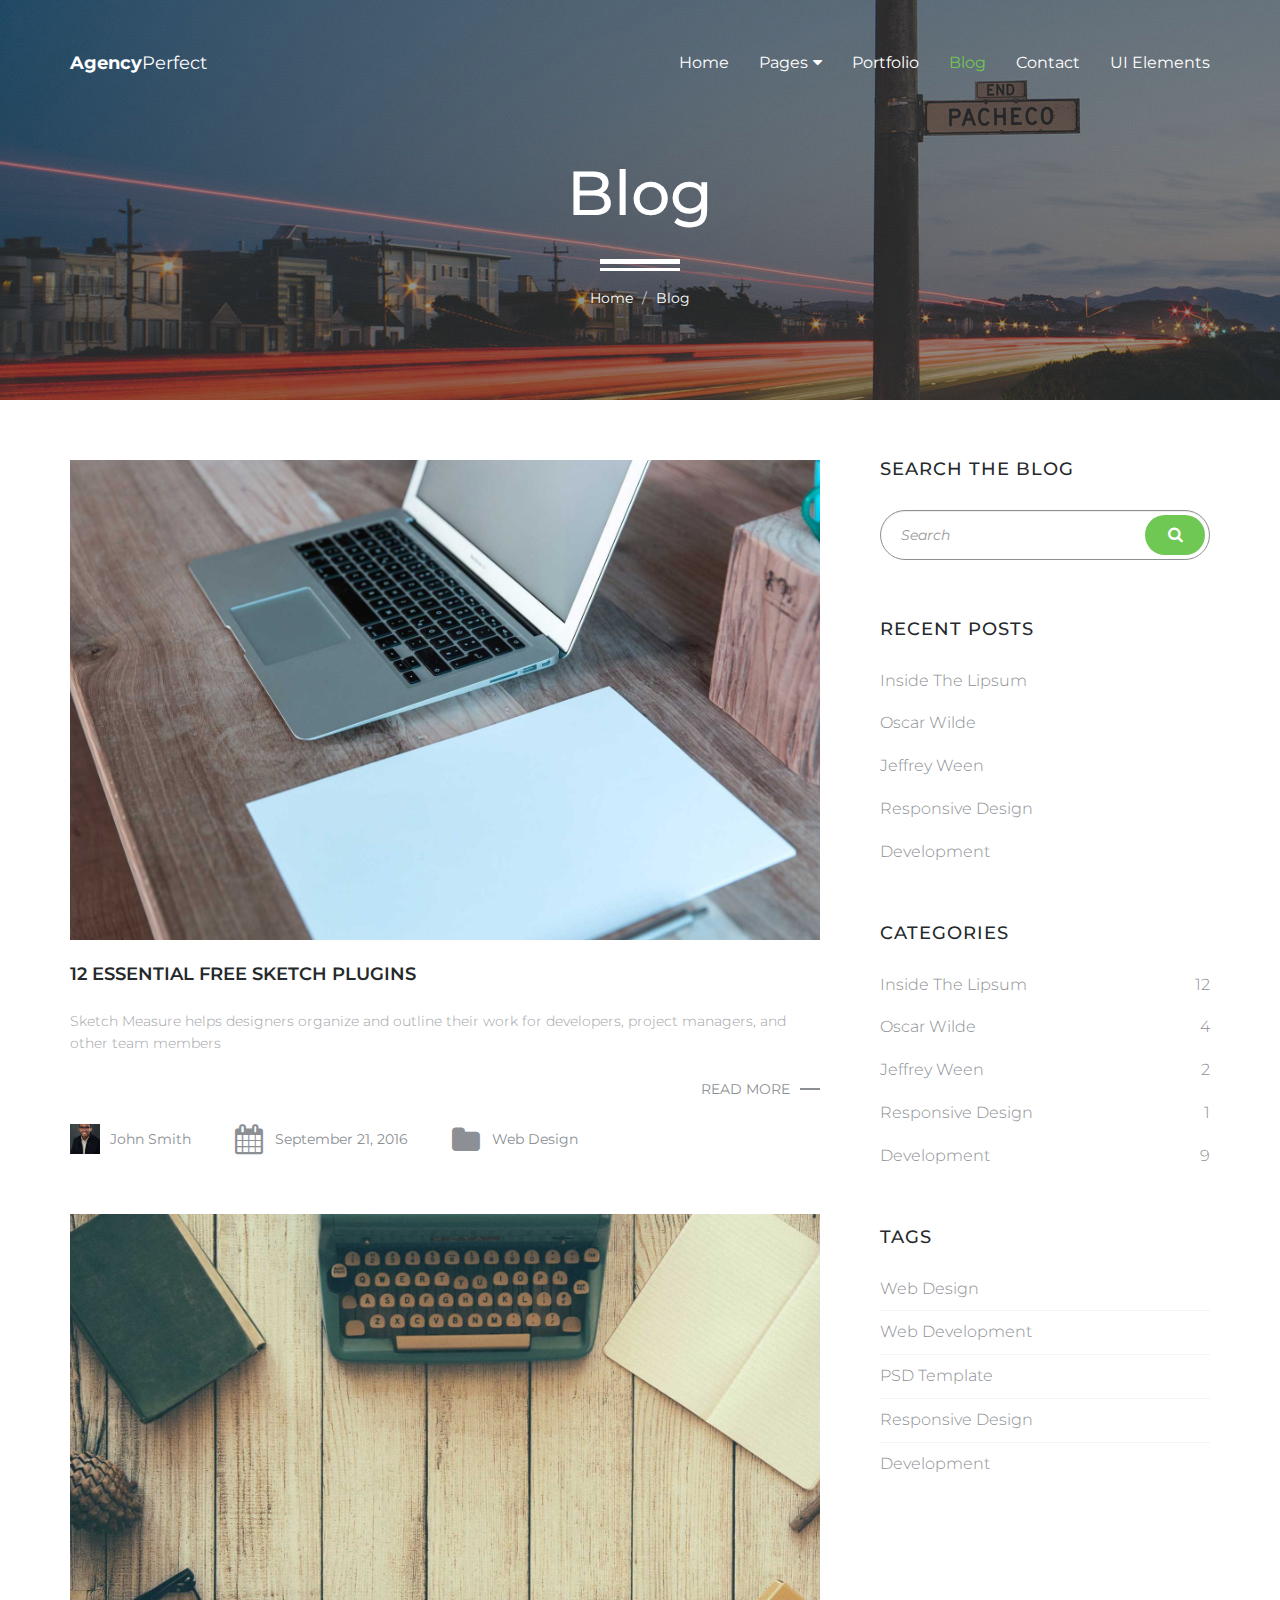
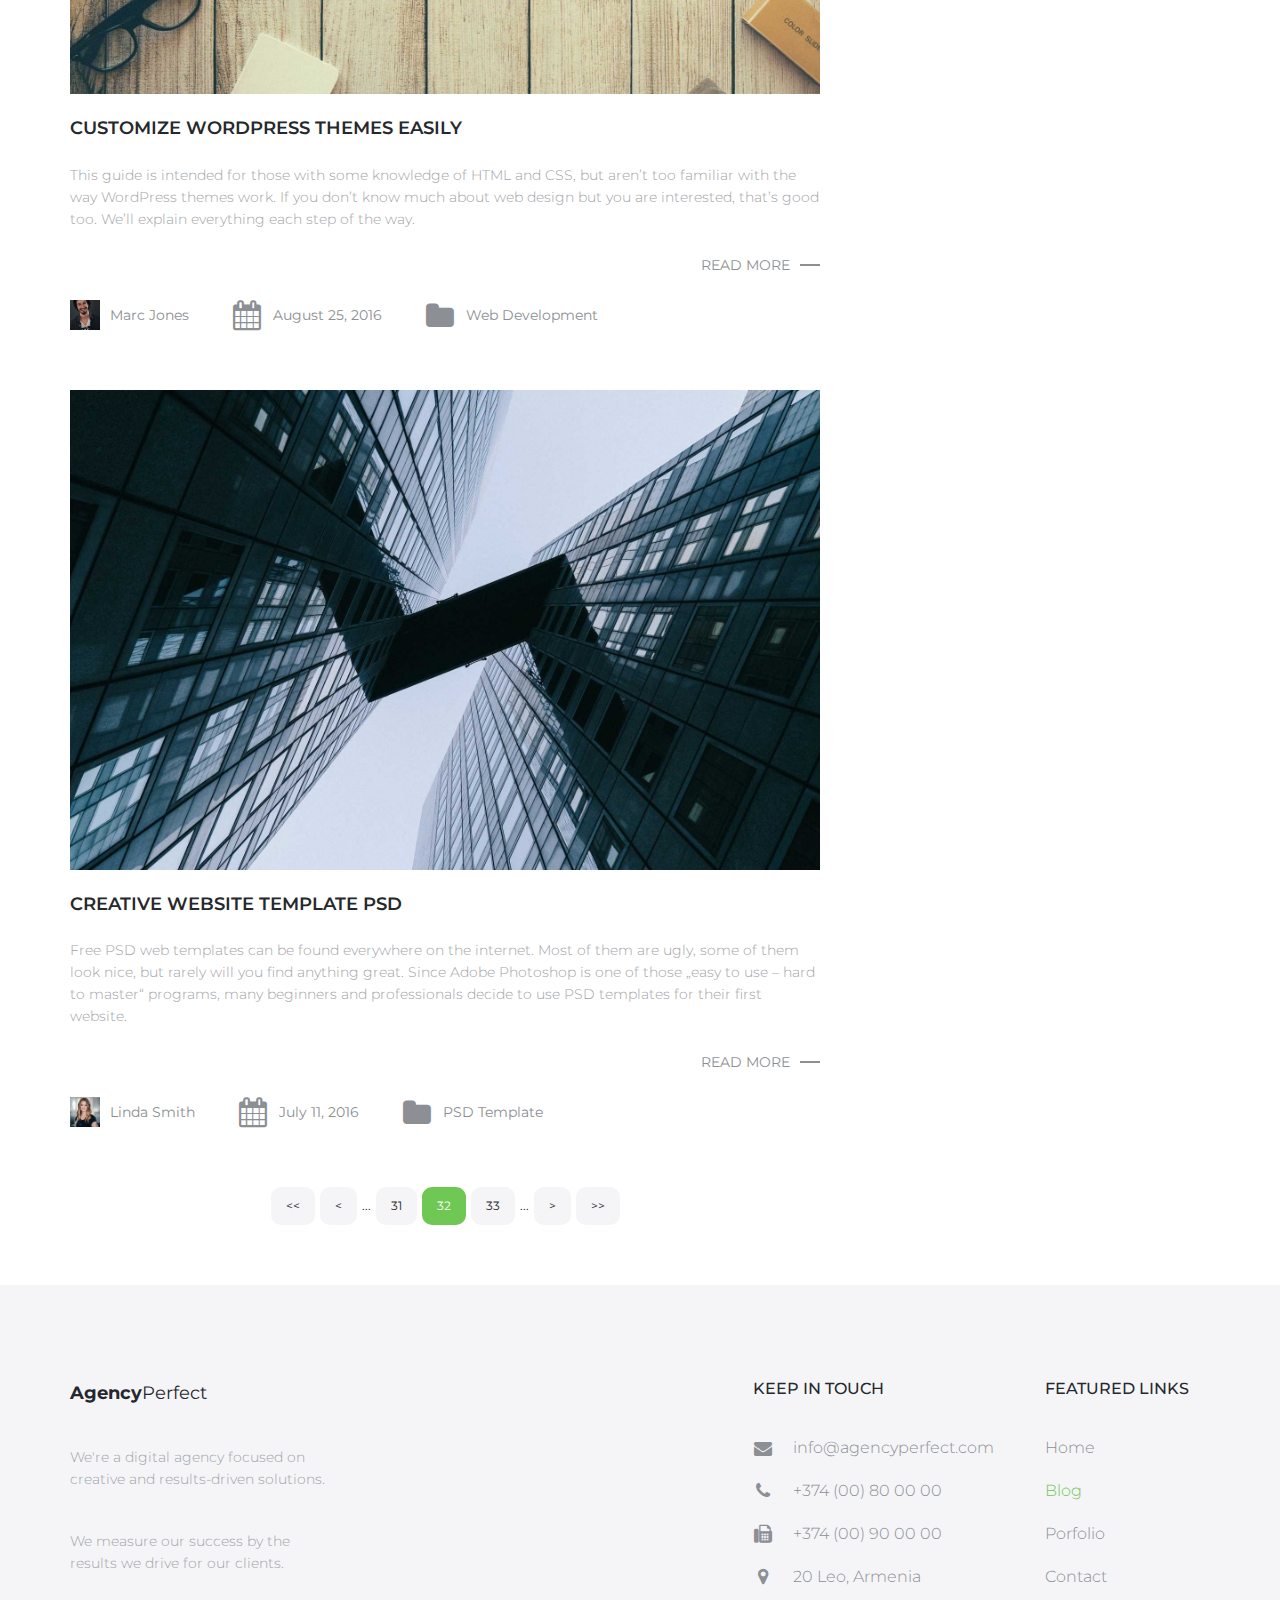
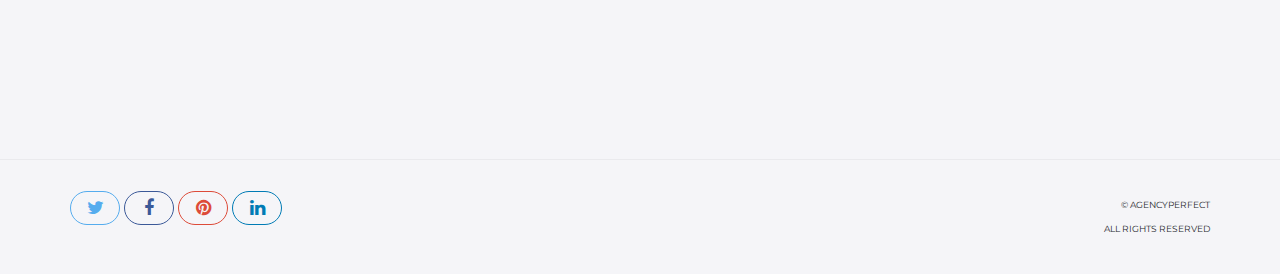
<file: blog.html>
<!DOCTYPE html>
<html lang="en">
<head>

    <!-- Basic Page Needs
    ================================================== -->
    <meta http-equiv="Content-Type" content="text/html; charset=utf-8">
    <meta http-equiv="X-UA-Compatible" content="IE=edge">

    <title>Blog | Agency Perfect</title>

    <meta name="description" content="">
    <meta name="author" content="">
    <meta name="keywords" content="">

    <!-- Mobile Specific Metas
    ================================================== -->
    <meta name="viewport" content="width=device-width, minimum-scale=1.0, maximum-scale=1.0">
    <meta name="apple-mobile-web-app-capable" content="yes">

    <!-- Fonts -->
    <link href="https://fonts.googleapis.com/css?family=Montserrat:300,300i,400,600,700" rel="stylesheet">
    <link rel="stylesheet" href="http://cdnjs.cloudflare.com/ajax/libs/font-awesome/4.4.0/css/font-awesome.min.css">

    <!-- Favicon
    ================================================== -->
    <link rel="apple-touch-icon" sizes="180x180" href="assets/img/apple-touch-icon.png">
    <link rel="icon" type="image/png" sizes="16x16" href="assets/img/favicon.png">

    <!-- Stylesheets
    ================================================== -->
    <!-- Bootstrap core CSS -->
    <link href="assets/css/bootstrap.min.css" rel="stylesheet">

    <!-- Custom styles for this template -->
    <link href="assets/css/style.css" rel="stylesheet">
    <link href="assets/css/responsive.css" rel="stylesheet">

    <!-- HTML5 shim and Respond.js IE8 support of HTML5 elements and media queries -->
    <!--[if lt IE 9]>
    <script src="https://oss.maxcdn.com/libs/html5shiv/3.7.0/html5shiv.js"></script>
    <script src="https://oss.maxcdn.com/libs/respond.js/1.4.2/respond.min.js"></script>
    <![endif]-->

</head>
<body>

    <header id="masthead" class="site-header site-header-white">
        <nav id="primary-navigation" class="site-navigation">
            <div class="container">

                <div class="navbar-header">
                   
                    <a href="index.html" class="site-title"><span>Agency</span>Perfect</a>

                </div><!-- /.navbar-header -->

                <div class="collapse navbar-collapse" id="agency-navbar-collapse">

                    <ul class="nav navbar-nav navbar-right">

                        <li><a href="index.html">Home</a></li>
                        <li class="dropdown"><a href="#" class="dropdown-toggle" data-toggle="dropdown">Pages<i class="fa fa-caret-down hidden-xs" aria-hidden="true"></i></a>

                            <ul class="dropdown-menu" role="menu" aria-labelledby="menu1">
                              <li><a href="portfolio.html">Portfolio</a></li>
                              <li><a href="blog.html">Blog</a></li>
                            </ul>

                        </li>
                        <li><a href="portfolio.html">Portfolio</a></li>
                        <li class="active"><a href="blog.html">Blog</a></li>
                        <li><a href="contact.html">Contact</a></li>
                        <li><a href="ui-elements.html">UI Elements</a></li>
                    
                    </ul>

                </div>

            </div>   
        </nav><!-- /.site-navigation -->
    </header><!-- /#mastheaed -->

    <div id="hero" class="hero overlay subpage-hero blog-hero">
        <div class="hero-content">
            <div class="hero-text">
                <h1>Blog</h1>
                <ol class="breadcrumb">
                  <li class="breadcrumb-item"><a href="#">Home</a></li>
                  <li class="breadcrumb-item active">Blog</li>
                </ol>
            </div><!-- /.hero-text -->
        </div><!-- /.hero-content -->
    </div><!-- /.hero -->

    <main id="main" class="site-main">

        <section class="site-section subpage-site-section section-blog">
            <div class="container">
                <div class="row">
                    <div class="col-md-8">
                        <article class="blog-post">
                            <a href="blog-post.html">
                                <img src="assets/img/portfolio-1.jpg" class="img-res" alt="">
                            </a>
                            <div class="post-content">
                                <h3 class="post-title"><a href="blog-post.html">12 Essential Free Sketch Plugins</a></h3>
                                <p>Sketch Measure helps designers organize and outline their work for developers, project managers, and other team members</p>
                                <div class="text-right">
                                    <a class="read-more" href="blog-post.html">Read more</a>
                                </div>
                                <div class="post-meta">
                                    <span class="post-author">
                                        <a href="#"><img class="img-res" src="assets/img/author.jpg" alt="">John Smith</a>
                                    </span>
                                    <span class="post-date">
                                        <a href=""><i class="fa fa-calendar" aria-hidden="true"></i>September 21, 2016</a>
                                        </span>
                                    <span class="post-category">
                                        <a href=""><i class="fa fa-folder" aria-hidden="true"></i>Web Design</a>
                                    </span>
                                </div><!-- /.post-meta -->
                            </div><!-- /.post-content -->
                        </article><!-- /.blog-post -->
                        <article class="blog-post">
                            <a href="blog-post.html">
                                <img src="assets/img/portfolio-2.jpg" class="img-res" alt="">
                            </a>
                            <div class="post-content">
                                <h3 class="post-title"><a href="blog-post.html">Customize WordPress Themes Easily</a></h3>
                                <p>This guide is intended for those with some knowledge of HTML and CSS, but aren’t too familiar with the way WordPress themes work. If you don’t know much about web design but you are interested, that’s good too. We’ll explain everything each step of the way.</p>
                                <div class="text-right">
                                    <a class="read-more" href="blog-post.html">Read more</a>
                                </div>
                                <div class="post-meta">
                                    <span class="post-author">
                                        <a href="#"><img class="img-res" src="assets/img/author-3.jpg" alt="">Marc Jones</a>
                                    </span>
                                    <span class="post-date">
                                        <a href=""><i class="fa fa-calendar" aria-hidden="true"></i>August 25, 2016</a>
                                        </span>
                                    <span class="post-category">
                                        <a href=""><i class="fa fa-folder" aria-hidden="true"></i>Web Development</a>
                                    </span>
                                </div><!-- /.post-meta -->
                            </div><!-- /.post-content -->
                        </article><!-- /.blog-post -->
                        <article class="blog-post">
                            <a href="blog-post.html">
                                <img src="assets/img/portfolio-3.jpg" class="img-res" alt="">
                            </a>
                            <div class="post-content">
                                <h3 class="post-title"><a href="blog-post.html">Creative Website Template PSD</a></h3>
                                <p>Free PSD web templates can be found everywhere on the internet. Most of them are ugly, some of them look nice, but rarely will you find anything great. Since Adobe Photoshop is one of those „easy to use – hard to master“ programs, many beginners and professionals decide to use PSD templates for their first website.</p>
                                <div class="text-right">
                                    <a class="read-more" href="blog-post.html">Read more</a>
                                </div>
                                <div class="post-meta">
                                    <span class="post-author">
                                        <a href="#"><img class="img-res" src="assets/img/author-2.jpg" alt="">Linda Smith</a>
                                    </span>
                                    <span class="post-date">
                                        <a href=""><i class="fa fa-calendar" aria-hidden="true"></i>July 11, 2016</a>
                                        </span>
                                    <span class="post-category">
                                        <a href=""><i class="fa fa-folder" aria-hidden="true"></i>PSD Template</a>
                                    </span>
                                </div><!-- /.post-meta -->
                            </div><!-- /.post-content -->
                        </article><!-- /.blog-post -->

                        <div class="ui-pagination mt-50">
                            <div class="row">
                                <div class="col-md-12 text-center">
                                    <ul class="pagination">
                                        <li><a href="#">&lt;&lt;</a></li>
                                        <li><a href="#">&lt;</a></li>
                                        <li class="more"><a href="#">...</a></li>
                                        <li><a href="#">31</a></li>
                                        <li class="active"><a href="#">32</a></li>
                                        <li><a href="#">33</a></li>
                                        <li class="more"><a href="#">...</a></li>
                                        <li><a href="#">&gt;</a></li>
                                        <li><a href="#">&gt;&gt;</a></li>
                                    </ul><!-- /.pagination -->               
                                </div>
                            </div>
                        </div><!-- /.ui-pagination -->
                    </div>
                    <aside class="col-md-4">
                        <div class="sidebar">
                            <div class="widget search-form">
                                <h4 class="widget-title">Search the blog</h4>
                                <form class="form-group">
                                    <input type="text" class="form-control" placeholder="Search" required>
                                    <button class="btn btn-green" type="button"><i class="fa fa-search" aria-hidden="true"></i></button>
                                </form>
                            </div><!-- /.search-form -->
                            <div class="widget widget-recent-posts">
                                <h4 class="widget-title">Recent posts</h4>
                                <ul class="list-unstyled">
                                    <li><a href="#">Inside The Lipsum</a></li>
                                    <li><a href="#">Oscar Wilde</a></li>
                                    <li><a href="#">Jeffrey Ween</a></li>
                                    <li><a href="#">Responsive Design</a></li>
                                    <li><a href="#">Development</a></li>
                                </ul>
                            </div><!-- /.widget-recent-posts -->
                            <div class="widget widget-categories">
                                <h4 class="widget-title">Categories</h4>
                                <ul class="list-unstyled">
                                    <li><a href="#">Inside The Lipsum <span>12</span></a></li>
                                    <li><a href="#">Oscar Wilde<span>4</span></a></li>
                                    <li><a href="#">Jeffrey Ween<span>2</span></a></li>
                                    <li><a href="#">Responsive Design<span>1</span></a></li>
                                    <li><a href="#">Development<span>9</span></a></li>
                                </ul>
                            </div><!-- /.widget-categories -->
                            <div class="widget widget-tags">
                                <h4 class="widget-title">Tags</h4>
                                <ul class="list-unstyled">
                                    <li><a href="#">Web Design</a></li>
                                    <li><a href="#">Web Development</a></li>
                                    <li><a href="#">PSD Template</a></li>
                                    <li><a href="#">Responsive Design</a></li>
                                    <li><a href="#">Development</a></li>
                                </ul>
                            </div><!-- /.widget-tags -->
                        </div><!-- /.sidebar -->
                    </aside>
                </div>
            </div>
        </section><!-- /.section-portfolio -->

    </main><!-- /#main -->

    <footer id="colophon" class="site-footer">
        <div class="container">
            <div class="row">
                <div class="col-md-3 col-sm-4 col-xs-6">
                    <a class="site-title"><span>Agency</span>Perfect</a>
                    <p>We're a digital agency focused on creative and results-driven solutions.</p>
                    <p>We measure our success by the results we drive for our clients.</p>
                </div>
                <div class="col-lg-offset-4 col-md-3 col-sm-4 col-md-offset-2 col-sm-offset-0 col-xs-6 ">
                    <h3>Keep in touch</h3>
                    <ul class="list-unstyled contact-links">
                        <li><i class="fa fa-envelope" aria-hidden="true"></i><a href="mailto:info@agencyperfect.com">info@agencyperfect.com</a></li>
                        <li><i class="fa fa-phone" aria-hidden="true"></i><a href="tel:+37400800000">+374 (00) 80 00 00 </a></li>
                        <li><i class="fa fa-fax" aria-hidden="true"></i><a href="+37400900000">+374 (00) 90 00 00</a></li>
                        <li><i class="fa fa-map-marker" aria-hidden="true"></i><p>20 Leo, Armenia</p></li>
                    </ul>
                </div>
                <div class="clearfix visible-xs"></div>
                <div class="col-lg-2 col-md-3 col-sm-4 col-xs-6">
                    <h3>Featured links</h3>
                    <ul class="list-unstyled">
                        <li><a href="index.html">Home</a></li>
                        <li class="active"><a href="blog.html">Blog</a></li>
                        <li><a href="portfolio.html">Porfolio</a></li>
                        <li><a href="contact.html">Contact</a></li>
                    </ul>
                </div>
            </div>
        </div>
        <div class="copyright">
            <div class="container">
                <div class="row">
                    <div class="col-xs-8">
                        <div class="social-links">
                            <a class="twitter-bg" href="#"><i class="fa fa-twitter"></i></a>
                            <a class="facebook-bg" href="#"><i class="fa fa-facebook"></i></a>
                            <a class="pinterest" href="#"><i class="fa fa-pinterest"></i></a>
                            <a class="linkedin-bg" href="#"><i class="fa fa-linkedin"></i></a>
                        </div><!-- /.social-links -->
                    </div>
                    <div class="col-xs-4">
                        <div class="text-right">
                            <p>&copy; AgencyPerfect</p>
                            <p>All Rights Reserved</p>
                        </div>
                    </div>
                </div>
            </div>
        </div><!-- /.copyright -->
    </footer><!-- /#footer -->



    <!-- Bootstrap core JavaScript
    ================================================== -->
    <!-- Placed at the end of the document so the pages load faster -->
    <script src="https://ajax.googleapis.com/ajax/libs/jquery/3.1.1/jquery.min.js"></script>
    <script src="assets/js/bootstrap.min.js"></script>
    <script src="assets/js/bootstrap-select.min.js"></script>
    <script src="assets/js/jquery.slicknav.min.js"></script>
    <script src="assets/js/jquery.countTo.min.js"></script>
    <script src="assets/js/jquery.shuffle.min.js"></script>
    <script src="assets/js/script.js"></script>
  
</body>
</html>
</file>
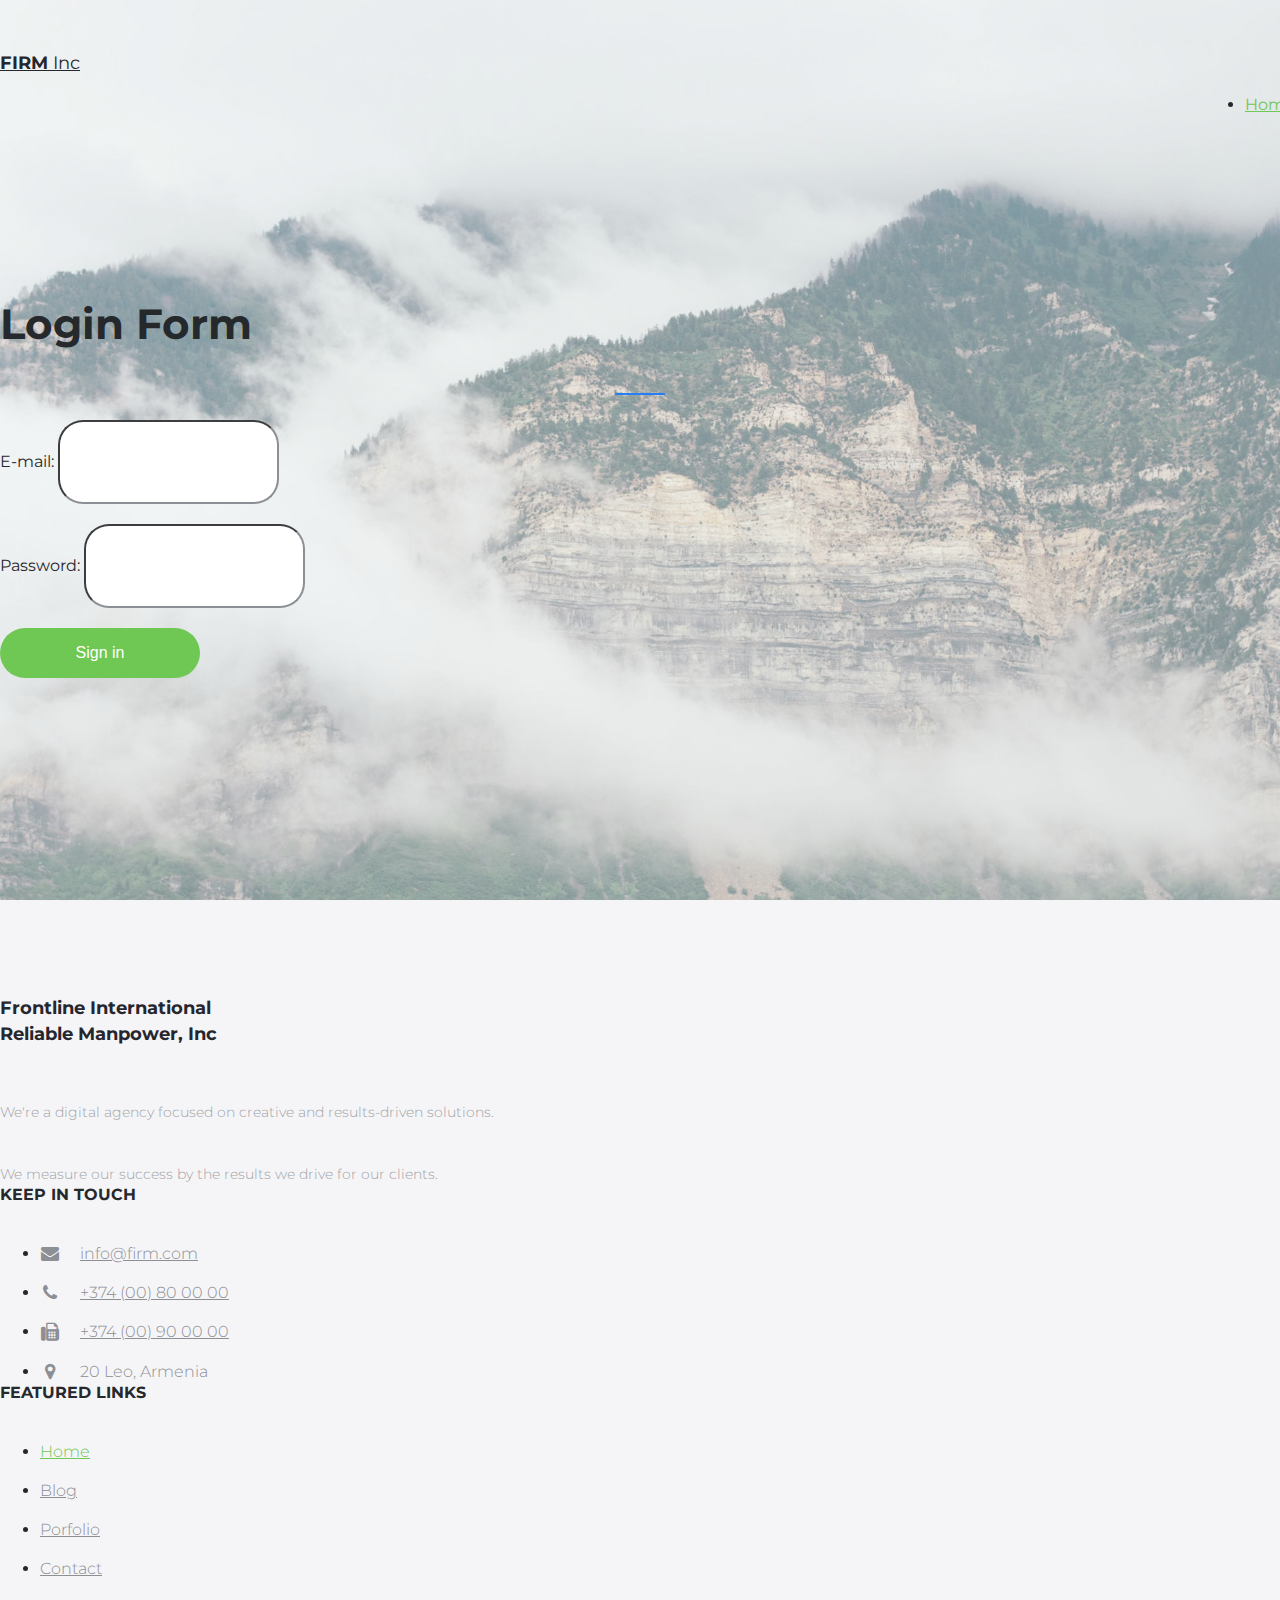
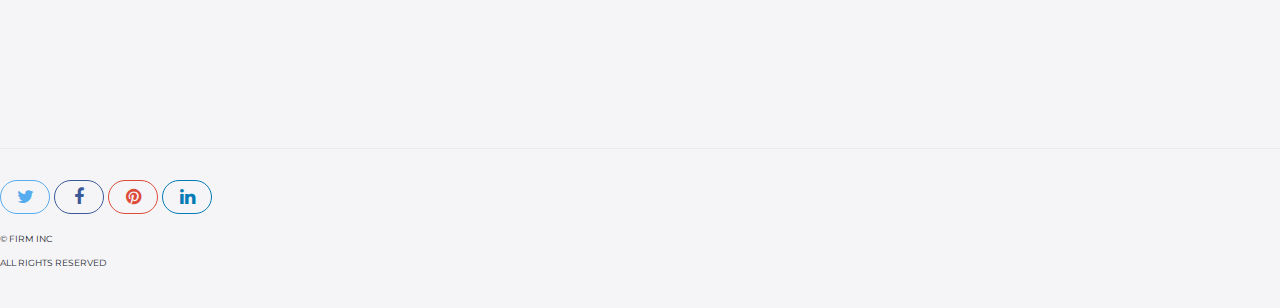
<file: login.html>
<!DOCTYPE html>
<html lang="en">
    <head>
        <!-- Basic Page Needs
    ================================================== -->
        <meta http-equiv="Content-Type" content="text/html; charset=utf-8" />
        <meta http-equiv="X-UA-Compatible" content="IE=edge" />

        <title>Login | Frontline International Reliable Manpower, Inc</title>

        <meta name="description" content="" />
        <meta name="author" content="" />
        <meta name="keywords" content="" />

        <!-- Mobile Specific Metas
    ================================================== -->
        <meta name="viewport" content="width=device-width, minimum-scale=1.0, maximum-scale=1.0" />
        <meta name="apple-mobile-web-app-capable" content="yes" />

        <!-- Fonts -->
        <link href="https://fonts.googleapis.com/css?family=Montserrat:300,300i,400,600,700" rel="stylesheet" />
        <link rel="stylesheet" href="http://cdnjs.cloudflare.com/ajax/libs/font-awesome/4.4.0/css/font-awesome.min.css" />

        <!-- Favicon
    ================================================== -->
        <link rel="apple-touch-icon" sizes="180x180" href="assets/img/apple-touch-icon.png" />
        <link rel="icon" type="image/png" sizes="16x16" href="assets/img/favicon.png" />

        <!-- Stylesheets
    ================================================== -->
        <!-- Bootstrap core CSS -->
        <!-- <link href="assets/css/bootstrap.min.css" rel="stylesheet" /> -->
        <link
            href="https://cdn.jsdelivr.net/npm/bootstrap@5.0.2/dist/css/bootstrap.min.css"
            rel="stylesheet"
            integrity="sha384-EVSTQN3/azprG1Anm3QDgpJLIm9Nao0Yz1ztcQTwFspd3yD65VohhpuuCOmLASjC"
            crossorigin="anonymous"
        />

        <!-- Custom styles for this template -->
        <link href="assets/css/style.css" rel="stylesheet" />
        <link href="assets/css/responsive.css" rel="stylesheet" />

        <!-- HTML5 shim and Respond.js IE8 support of HTML5 elements and media queries -->
        <!--[if lt IE 9]>
            <script src="https://oss.maxcdn.com/libs/html5shiv/3.7.0/html5shiv.js"></script>
            <script src="https://oss.maxcdn.com/libs/respond.js/1.4.2/respond.min.js"></script>
        <![endif]-->
    </head>
    <body>
        <header id="masthead" class="site-header">
            <nav id="primary-navigation" class="navbar navbar-expand-lg site-navigation">
                <div class="container">
                    <div class="navbar-header">
                        <a href="index.html" class="site-title"><span>FIRM</span> Inc</a>
                    </div>
                    <!-- /.navbar-header -->

                    <div class="collapse navbar-collapse" id="agency-navbar-collapse">
                        <ul class="nav navbar-nav navbar-right">
                            <li class="nav-item active"><a href="index.html">Home</a></li>
                        </ul>
                    </div>
                </div>
            </nav>
            <!-- /.site-navigation -->
        </header>
        <!-- /#mastheaed -->

        <div id="hero" class="login hero overlay">
            <div class="hero-content">
                <div class="container">
                    <div class="col">
                        <div class="col-md-8 col-md-offset-2 m-auto">
                            <h2 class="text-center heading-separator">Login Form</h2>
                            <form>
                                <div class="row">
                                    <div class="col-sm-12">
                                        <div class="form-group">
                                            <label for="email">E-mail:</label>
                                            <input type="email" class="form-control" id="email" />
                                        </div>
                                    </div>
                                    <div class="col-sm-12 mt-20">
                                        <div class="form-group">
                                            <label for="name">Password:</label>
                                            <input type="password" class="form-control" id="password" />
                                        </div>
                                    </div>
                                </div>
                                <div class="text-center mt-20">
                                    <button class="btn btn-green">Sign in</button>
                                </div>
                            </form>
                        </div>
                    </div>
                </div>
                <!-- /.form -->
                <!-- /.hero-text -->
            </div>
            <!-- /.hero-content -->
        </div>
        <!-- /.hero -->

        <main id="main" class="site-main"></main>
        <!-- /#main -->

        <footer id="colophon" class="site-footer">
            <div class="container">
                <div class="row">
                    <div class="col-md-3 col-sm-4 col-xs-6">
                        <a class="site-title"><span>Frontline International</span><br /><span>Reliable Manpower, Inc</span></a>
                        <p>We're a digital agency focused on creative and results-driven solutions.</p>
                        <p>We measure our success by the results we drive for our clients.</p>
                    </div>
                    <div class="col-lg-offset-4 col-md-3 col-sm-4 col-md-offset-2 col-sm-offset-0 col-xs-6">
                        <h3>Keep in touch</h3>
                        <ul class="list-unstyled contact-links">
                            <li><i class="fa fa-envelope" aria-hidden="true"></i><a href="mailto:info@firm.com">info@firm.com</a></li>
                            <li><i class="fa fa-phone" aria-hidden="true"></i><a href="tel:+37400800000">+374 (00) 80 00 00 </a></li>
                            <li><i class="fa fa-fax" aria-hidden="true"></i><a href="+37400900000">+374 (00) 90 00 00</a></li>
                            <li>
                                <i class="fa fa-map-marker" aria-hidden="true"></i>
                                <p>20 Leo, Armenia</p>
                            </li>
                        </ul>
                    </div>
                    <div class="clearfix visible-xs"></div>
                    <div class="col-lg-2 col-md-3 col-sm-4 col-xs-6 d-none">
                        <h3>Featured links</h3>
                        <ul class="list-unstyled">
                            <li class="active"><a href="index.html">Home</a></li>
                            <li><a href="blog.html">Blog</a></li>
                            <li><a href="portfolio.html">Porfolio</a></li>
                            <li><a href="contact.html">Contact</a></li>
                        </ul>
                    </div>
                </div>
            </div>
            <div class="copyright">
                <div class="container">
                    <div class="row">
                        <div class="col-xs-8">
                            <div class="social-links">
                                <a class="twitter-bg" href="#"><i class="fa fa-twitter"></i></a>
                                <a class="facebook-bg" href="#"><i class="fa fa-facebook"></i></a>
                                <a class="pinterest" href="#"><i class="fa fa-pinterest"></i></a>
                                <a class="linkedin-bg" href="#"><i class="fa fa-linkedin"></i></a>
                            </div>
                            <!-- /.social-links -->
                        </div>
                        <div class="col-xs-4">
                            <div class="text-right">
                                <p>&copy; FIRM Inc</p>
                                <p>All Rights Reserved</p>
                            </div>
                        </div>
                    </div>
                </div>
            </div>
            <!-- /.copyright -->
        </footer>
        <!-- /#footer -->

        <!-- Bootstrap core JavaScript
    ================================================== -->
        <!-- Placed at the end of the document so the pages load faster -->
        <script src="https://ajax.googleapis.com/ajax/libs/jquery/3.1.1/jquery.min.js"></script>
        <script src="assets/js/bootstrap.min.js"></script>
        <script src="assets/js/bootstrap-select.min.js"></script>
        <script src="assets/js/jquery.slicknav.min.js"></script>
        <script src="assets/js/jquery.countTo.min.js"></script>
        <script src="assets/js/jquery.shuffle.min.js"></script>
        <script src="assets/js/script.js"></script>
    </body>
</html>
</file>
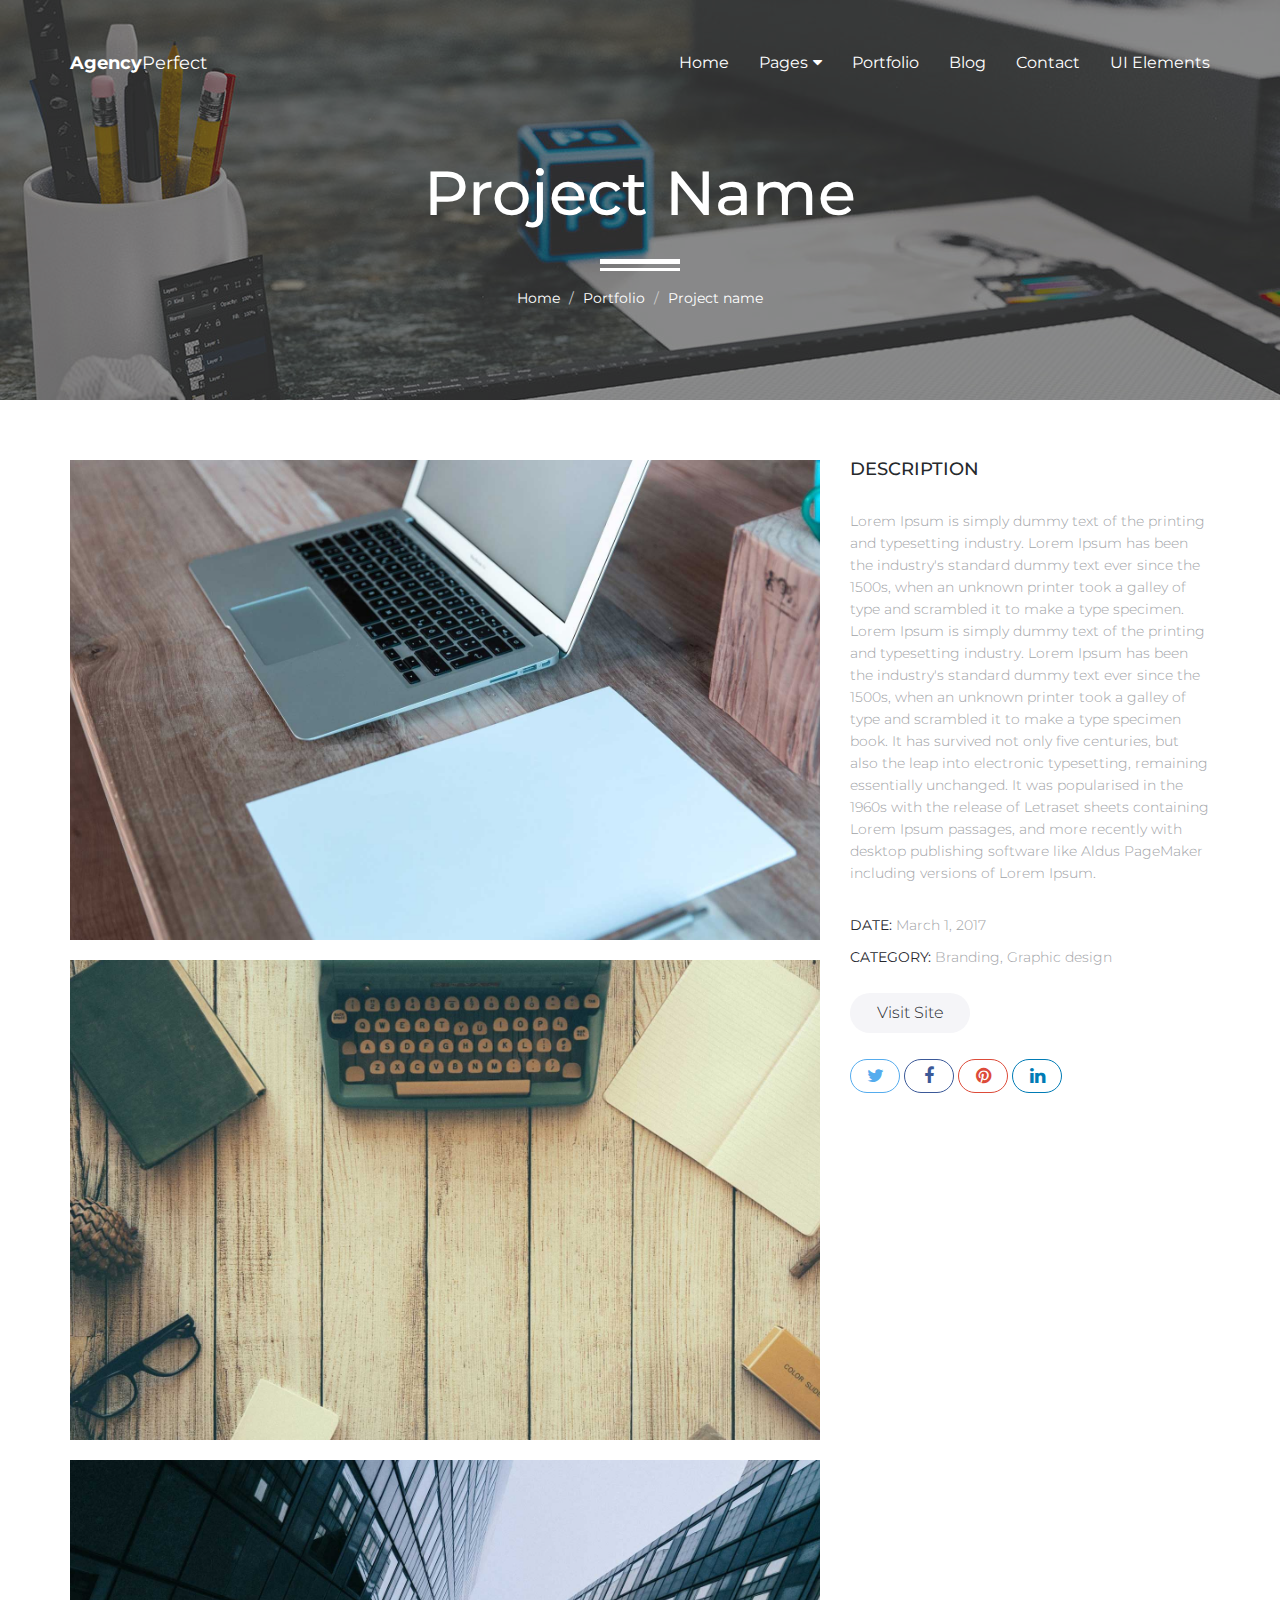
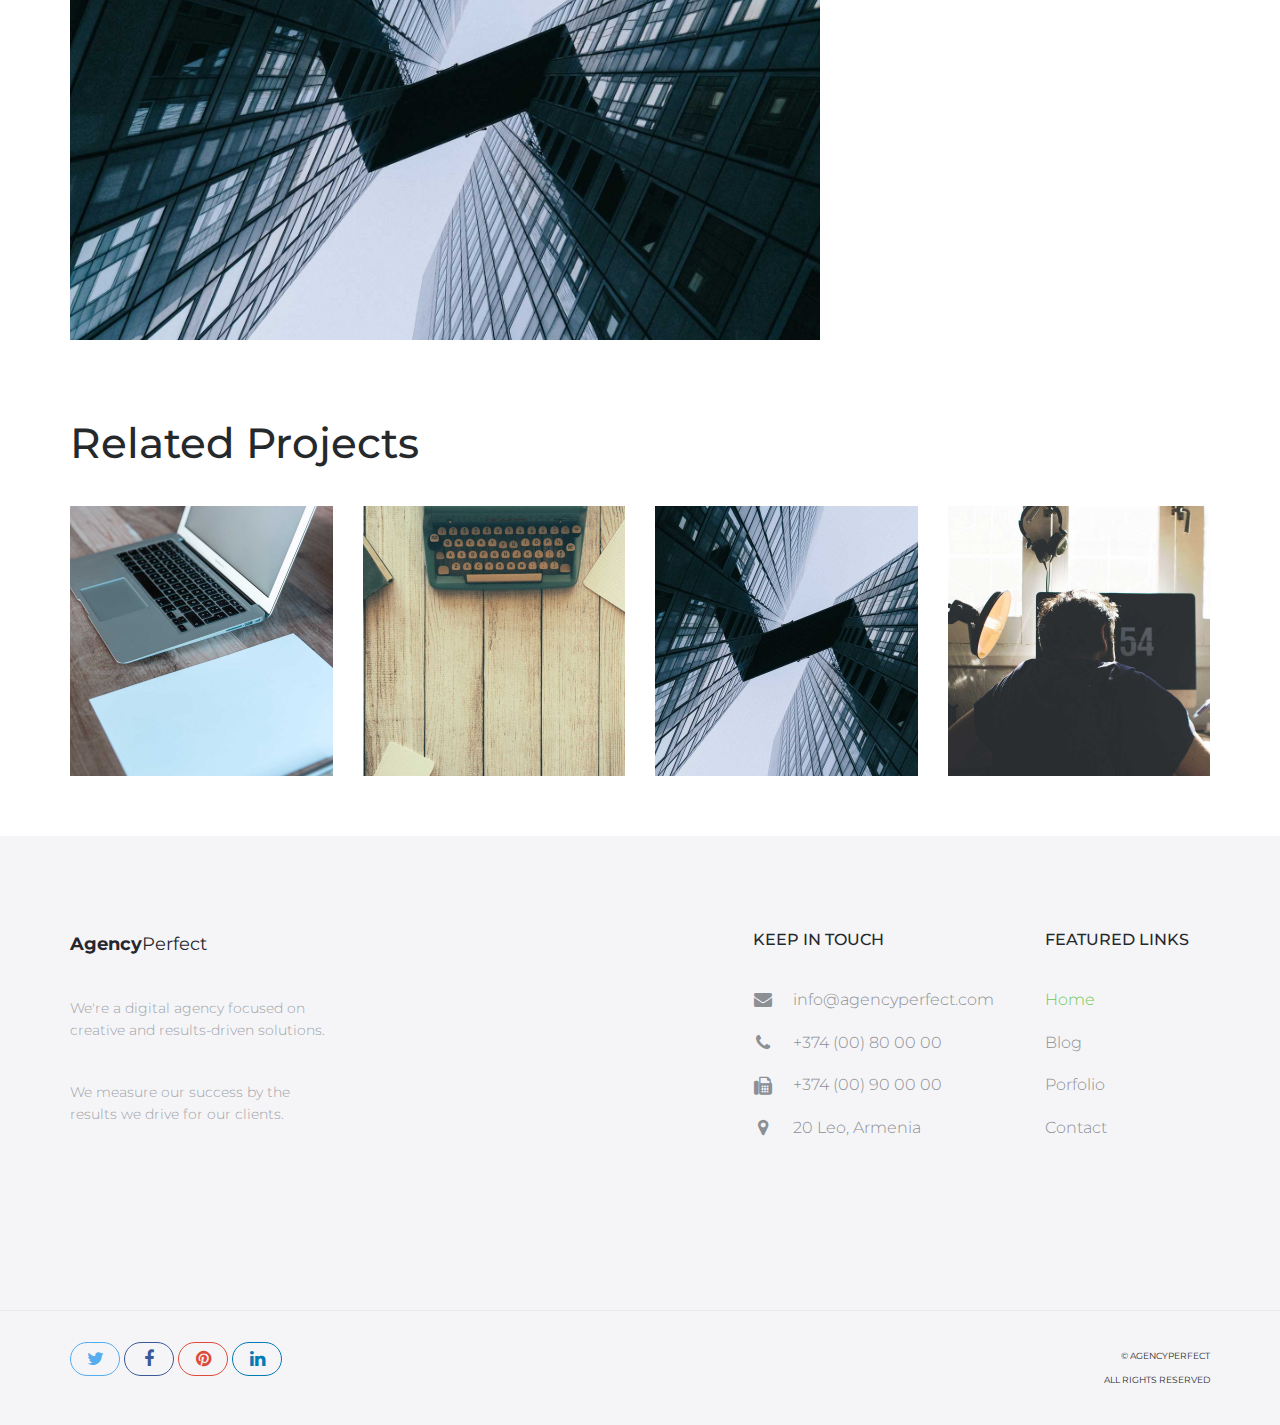
<file: portfolio-item.html>
<!DOCTYPE html>
<html lang="en">
<head>

    <!-- Basic Page Needs
    ================================================== -->
    <meta http-equiv="Content-Type" content="text/html; charset=utf-8">
    <meta http-equiv="X-UA-Compatible" content="IE=edge">

    <title>Portfolio | Agency Perfect</title>

    <meta name="description" content="">
    <meta name="author" content="">
    <meta name="keywords" content="">

    <!-- Mobile Specific Metas
    ================================================== -->
    <meta name="viewport" content="width=device-width, minimum-scale=1.0, maximum-scale=1.0">
    <meta name="apple-mobile-web-app-capable" content="yes">

    <!-- Fonts -->
    <link href="https://fonts.googleapis.com/css?family=Montserrat:300,300i,400,600,700" rel="stylesheet">
    <link rel="stylesheet" href="http://cdnjs.cloudflare.com/ajax/libs/font-awesome/4.4.0/css/font-awesome.min.css">

    <!-- Favicon
    ================================================== -->
    <link rel="apple-touch-icon" sizes="180x180" href="assets/img/apple-touch-icon.png">
    <link rel="icon" type="image/png" sizes="16x16" href="assets/img/favicon.png">

    <!-- Stylesheets
    ================================================== -->
    <!-- Bootstrap core CSS -->
    <link href="assets/css/bootstrap.min.css" rel="stylesheet">

    <!-- Custom styles for this template -->
    <link href="assets/css/style.css" rel="stylesheet">
    <link href="assets/css/responsive.css" rel="stylesheet">

    <!-- HTML5 shim and Respond.js IE8 support of HTML5 elements and media queries -->
    <!--[if lt IE 9]>
    <script src="https://oss.maxcdn.com/libs/html5shiv/3.7.0/html5shiv.js"></script>
    <script src="https://oss.maxcdn.com/libs/respond.js/1.4.2/respond.min.js"></script>
    <![endif]-->

</head>
<body>

    <header id="masthead" class="site-header site-header-white">
        <nav id="primary-navigation" class="site-navigation">
            <div class="container">

                <div class="navbar-header">
                   
                    <a href="index.html" class="site-title"><span>Agency</span>Perfect</a>

                </div><!-- /.navbar-header -->

                <div class="collapse navbar-collapse" id="agency-navbar-collapse">

                    <ul class="nav navbar-nav navbar-right">

                        <li><a href="index.html">Home</a></li>
                        <li class="dropdown"><a href="#" class="dropdown-toggle" data-toggle="dropdown">Pages<i class="fa fa-caret-down hidden-xs" aria-hidden="true"></i></a>

                            <ul class="dropdown-menu" role="menu" aria-labelledby="menu1">
                              <li><a href="portfolio.html">Portfolio</a></li>
                              <li><a href="blog.html">Blog</a></li>
                            </ul>

                        </li>
                        <li><a href="portfolio.html">Portfolio</a></li>
                        <li><a href="blog.html">Blog</a></li>
                        <li><a href="contact.html">Contact</a></li>
                        <li><a href="ui-elements.html">UI Elements</a></li>

                    </ul>

                </div>

            </div>   
        </nav><!-- /.site-navigation -->
    </header><!-- /#mastheaed -->

    <div id="hero" class="hero overlay subpage-hero portfolio-hero">
        <div class="hero-content">
            <div class="hero-text">
                <h1>Project Name</h1>
                <ol class="breadcrumb">
                  <li class="breadcrumb-item"><a href="index.html">Home</a></li>
                  <li class="breadcrumb-item"><a href="portfolio.html">Portfolio</a></li>
                  <li class="breadcrumb-item active">Project name</li>
                </ol>
            </div><!-- /.hero-text -->
        </div><!-- /.hero-content -->
    </div><!-- /.hero -->

    <main id="main" class="site-main">

        <section class="site-section subpage-site-section section-project">

            <div class="container">
                <div class="row">
                    <div class="col-md-8">
                        <div class="project-img">
                            <img src="assets/img/portfolio-1.jpg" class="img-res" alt="">
                        </div><!-- /.project-img -->
                        <div class="project-img">
                            <img src="assets/img/portfolio-2.jpg" class="img-res" alt="">
                        </div><!-- /.project-img -->
                        <div class="project-img">
                            <img src="assets/img/portfolio-3.jpg" class="img-res" alt="">
                        </div><!-- /.project-img -->

                    </div>
                    <aside class="col-md-4">
                        <div class="project-info">
                            <h5>Description</h5>

                            <p class="project-description">Lorem Ipsum is simply dummy text of the printing and typesetting industry. Lorem Ipsum has been the industry's standard dummy text ever since the 1500s, when an unknown printer took a galley of type and scrambled it to make a type specimen. Lorem Ipsum is simply dummy text of the printing and typesetting industry. Lorem Ipsum has been the industry's standard dummy text ever since the 1500s, when an unknown printer took a galley of type and scrambled it to make a type specimen book. It has survived not only five centuries, but also the leap into electronic typesetting, remaining essentially unchanged. It was popularised in the 1960s with the release of Letraset sheets containing Lorem Ipsum passages, and more recently with desktop publishing software like Aldus PageMaker including versions of Lorem Ipsum.</p>

                            <div class="project-date-category">
                                <p><span>Date:</span> March 1, 2017</p>
                                <p><span>Category:</span> Branding, Graphic design</p>
                            </div><!-- /.project-cat -->

                            <a href="#" class="btn btn-gray">Visit Site</a>

                            <div class="social-links">
                                <a class="twitter-bg" href="#"><i class="fa fa-twitter"></i></a>
                                <a class="facebook-bg" href="#"><i class="fa fa-facebook"></i></a>
                                <a class="pinterest" href="#"><i class="fa fa-pinterest"></i></a>
                                <a class="linkedin-bg" href="#"><i class="fa fa-linkedin"></i></a>
                            </div><!-- /.social-links -->
                            
                        </div><!-- /.project-description -->
                    </aside>
                </div>
            </div>
            
        </section><!-- /.section-project -->

        <section class="site-section subpage-site-section section-related-projects">
            <div class="container">
                <div class="text-left">
                    <h2>Related Projects</h2>
                </div>
                <div class="row">
                    <div class="col-lg-3 col-md-4 col-xs-6">
                        <div class="portfolio-item">
                            <img src="assets/img/portfolio-1.jpg" class="img-res" alt="">
                            <h4 class="portfolio-item-title">Portfolio item</h4>
                            <a href="portfolio-item.html"><i class="fa fa-arrow-right" aria-hidden="true"></i></a>
                        </div><!-- /.portfolio-item -->
                    </div>
                    <div class="col-lg-3 col-md-4 col-xs-6">
                        <div class="portfolio-item">
                            <img src="assets/img/portfolio-2.jpg" class="img-res" alt="">
                            <h4 class="portfolio-item-title">Portfolio item</h4>
                            <a href="portfolio-item.html"><i class="fa fa-arrow-right" aria-hidden="true"></i></a>
                        </div><!-- /.portfolio-item -->
                    </div>
                    <div class="col-lg-3 col-md-4 col-xs-6">
                        <div class="portfolio-item">
                            <img src="assets/img/portfolio-3.jpg" class="img-res" alt="">
                            <h4 class="portfolio-item-title">Portfolio item</h4>
                            <a href="portfolio-item.html"><i class="fa fa-arrow-right" aria-hidden="true"></i></a>
                        </div><!-- /.portfolio-item -->
                    </div>
                    <div class="col-lg-3 col-md-4 col-xs-6">
                        <div class="portfolio-item">
                            <img src="assets/img/portfolio-4.jpg" class="img-res" alt="">
                            <h4 class="portfolio-item-title">Portfolio item</h4>
                            <a href="portfolio-item.html"><i class="fa fa-arrow-right" aria-hidden="true"></i></a>
                        </div><!-- /.portfolio-item -->
                    </div>
                </div>
            </div>
        </section><!-- /.section-portfolio -->

    </main><!-- /#main -->

    <footer id="colophon" class="site-footer">
        <div class="container">
            <div class="row">
                <div class="col-md-3 col-sm-4 col-xs-6">
                    <a class="site-title"><span>Agency</span>Perfect</a>
                    <p>We're a digital agency focused on creative and results-driven solutions.</p>
                    <p>We measure our success by the results we drive for our clients.</p>
                </div>
                <div class="col-lg-offset-4 col-md-3 col-sm-4 col-md-offset-2 col-sm-offset-0 col-xs-6 ">
                    <h3>Keep in touch</h3>
                    <ul class="list-unstyled contact-links">
                        <li><i class="fa fa-envelope" aria-hidden="true"></i><a href="mailto:info@agencyperfect.com">info@agencyperfect.com</a></li>
                        <li><i class="fa fa-phone" aria-hidden="true"></i><a href="tel:+37400800000">+374 (00) 80 00 00 </a></li>
                        <li><i class="fa fa-fax" aria-hidden="true"></i><a href="+37400900000">+374 (00) 90 00 00</a></li>
                        <li><i class="fa fa-map-marker" aria-hidden="true"></i><p>20 Leo, Armenia</p></li>
                    </ul>
                </div>
                <div class="clearfix visible-xs"></div>
                <div class="col-lg-2 col-md-3 col-sm-4 col-xs-6">
                    <h3>Featured links</h3>
                    <ul class="list-unstyled">
                        <li class="active"><a href="index.html">Home</a></li>
                        <li><a href="blog.html">Blog</a></li>
                        <li><a href="portfolio.html">Porfolio</a></li>
                        <li><a href="contact.html">Contact</a></li>
                    </ul>
                </div>
            </div>
        </div>
        <div class="copyright">
            <div class="container">
                <div class="row">
                    <div class="col-xs-8">
                        <div class="social-links">
                            <a class="twitter-bg" href="#"><i class="fa fa-twitter"></i></a>
                            <a class="facebook-bg" href="#"><i class="fa fa-facebook"></i></a>
                            <a class="pinterest" href="#"><i class="fa fa-pinterest"></i></a>
                            <a class="linkedin-bg" href="#"><i class="fa fa-linkedin"></i></a>
                        </div><!-- /.social-links -->
                    </div>
                    <div class="col-xs-4">
                        <div class="text-right">
                            <p>&copy; AgencyPerfect</p>
                            <p>All Rights Reserved</p>
                        </div>
                    </div>
                </div>
            </div>
        </div><!-- /.copyright -->
    </footer><!-- /#footer -->



    <!-- Bootstrap core JavaScript
    ================================================== -->
    <!-- Placed at the end of the document so the pages load faster -->
    <script src="https://ajax.googleapis.com/ajax/libs/jquery/3.1.1/jquery.min.js"></script>
    <script src="assets/js/bootstrap.min.js"></script>
    <script src="assets/js/bootstrap-select.min.js"></script>
    <script src="assets/js/jquery.slicknav.min.js"></script>
    <script src="assets/js/jquery.countTo.min.js"></script>
    <script src="assets/js/jquery.shuffle.min.js"></script>
    <script src="assets/js/script.js"></script>
  
</body>
</html>
</file>
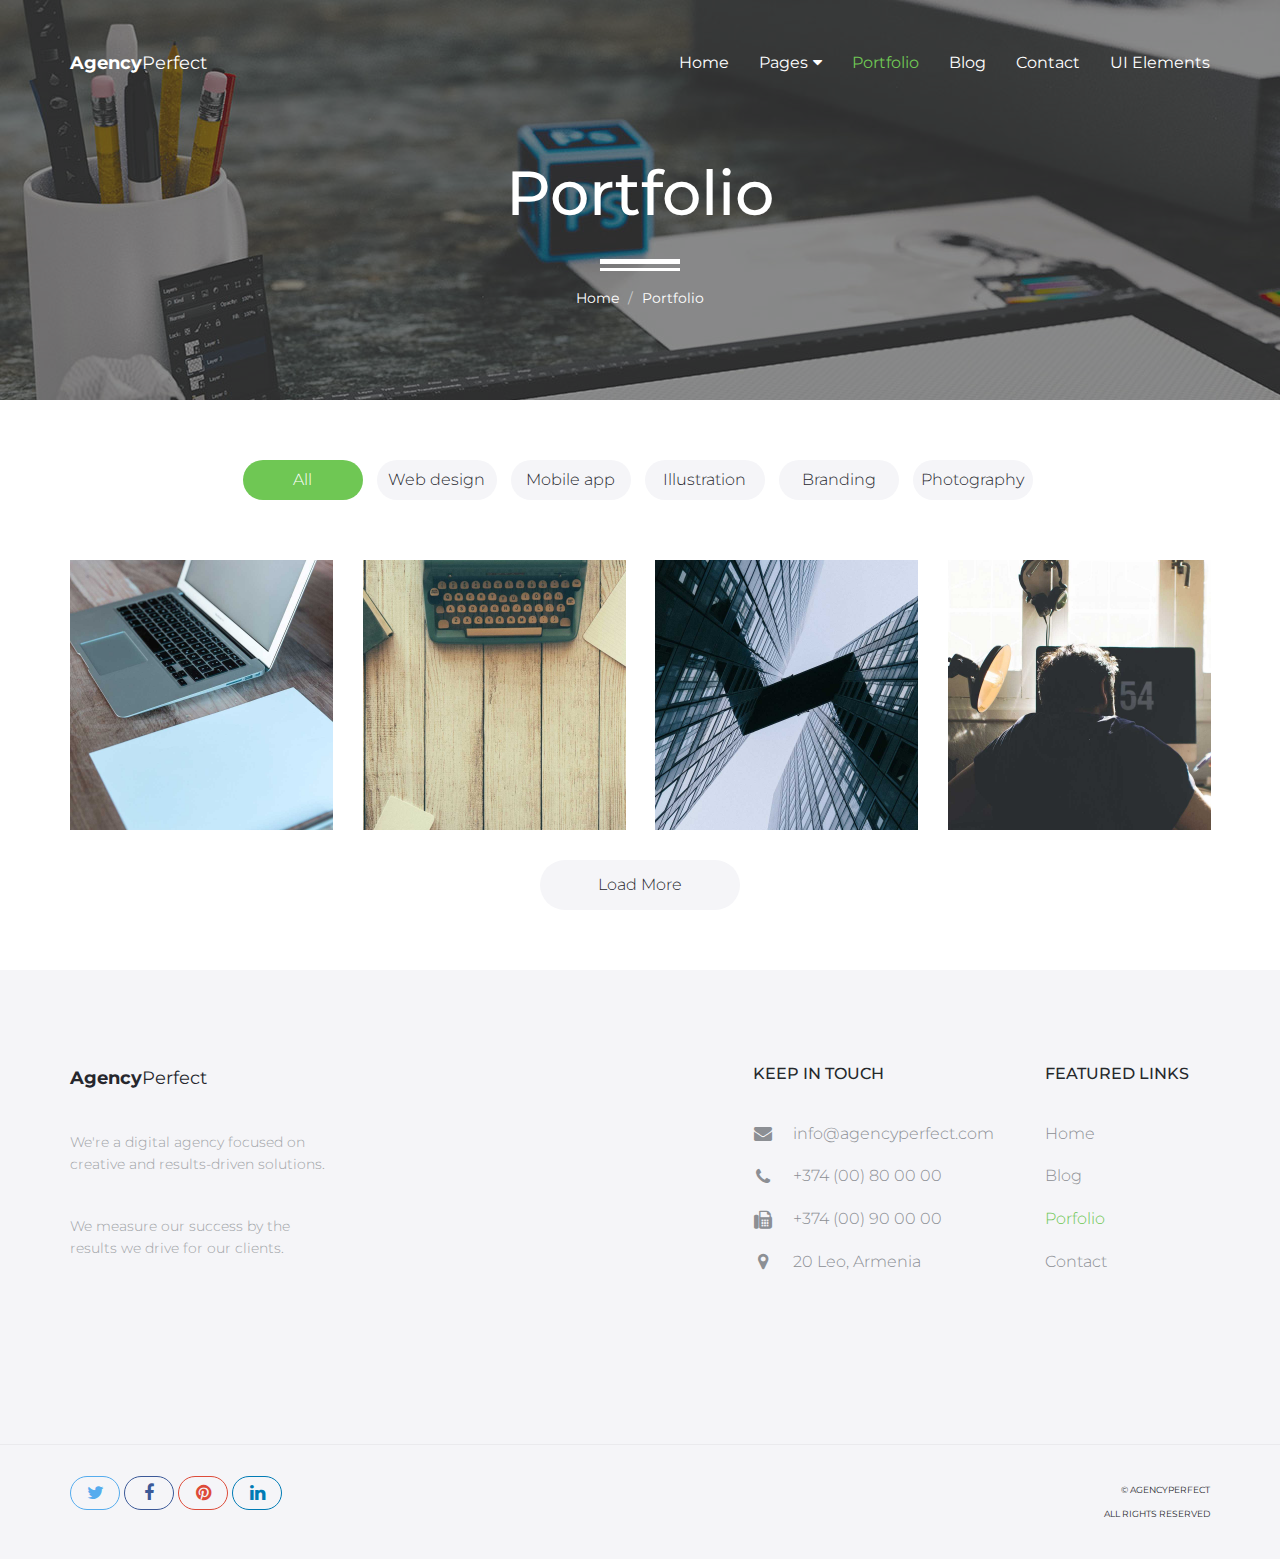
<file: portfolio.html>
<!DOCTYPE html>
<html lang="en">
<head>

    <!-- Basic Page Needs
    ================================================== -->
    <meta http-equiv="Content-Type" content="text/html; charset=utf-8">
    <meta http-equiv="X-UA-Compatible" content="IE=edge">

    <title>Portfolio | Agency Perfect</title>

    <meta name="description" content="">
    <meta name="author" content="">
    <meta name="keywords" content="">

    <!-- Mobile Specific Metas
    ================================================== -->
    <meta name="viewport" content="width=device-width, minimum-scale=1.0, maximum-scale=1.0">
    <meta name="apple-mobile-web-app-capable" content="yes">

    <!-- Fonts -->
    <link href="https://fonts.googleapis.com/css?family=Montserrat:300,300i,400,600,700" rel="stylesheet">
    <link rel="stylesheet" href="http://cdnjs.cloudflare.com/ajax/libs/font-awesome/4.4.0/css/font-awesome.min.css">

    <!-- Favicon
    ================================================== -->
    <link rel="apple-touch-icon" sizes="180x180" href="assets/img/apple-touch-icon.png">
    <link rel="icon" type="image/png" sizes="16x16" href="assets/img/favicon.png">

    <!-- Stylesheets
    ================================================== -->
    <!-- Bootstrap core CSS -->
    <link href="assets/css/bootstrap.min.css" rel="stylesheet">

    <!-- Custom styles for this template -->
    <link href="assets/css/style.css" rel="stylesheet">
    <link href="assets/css/responsive.css" rel="stylesheet">

    <!-- HTML5 shim and Respond.js IE8 support of HTML5 elements and media queries -->
    <!--[if lt IE 9]>
    <script src="https://oss.maxcdn.com/libs/html5shiv/3.7.0/html5shiv.js"></script>
    <script src="https://oss.maxcdn.com/libs/respond.js/1.4.2/respond.min.js"></script>
    <![endif]-->

</head>
<body>

    <header id="masthead" class="site-header site-header-white">
        <nav id="primary-navigation" class="site-navigation">
            <div class="container">

                <div class="navbar-header">
                   
                    <a href="index.html" class="site-title"><span>Agency</span>Perfect</a>

                </div><!-- /.navbar-header -->

                <div class="collapse navbar-collapse" id="agency-navbar-collapse">

                    <ul class="nav navbar-nav navbar-right">

                        <li><a href="index.html">Home</a></li>
                        <li class="dropdown"><a href="#" class="dropdown-toggle" data-toggle="dropdown">Pages<i class="fa fa-caret-down hidden-xs" aria-hidden="true"></i></a>

                            <ul class="dropdown-menu" role="menu" aria-labelledby="menu1">
                              <li><a href="portfolio.html">Portfolio</a></li>
                              <li><a href="blog.html">Blog</a></li>
                            </ul>

                        </li>
                        <li class="active"><a href="portfolio.html">Portfolio</a></li>
                        <li><a href="blog.html">Blog</a></li>
                        <li><a href="contact.html">Contact</a></li>
                        <li><a href="ui-elements.html">UI Elements</a></li>
                        
                    </ul>

                </div>

            </div>   
        </nav><!-- /.site-navigation -->
    </header><!-- /#mastheaed -->

    <div id="hero" class="hero overlay subpage-hero portfolio-hero">
        <div class="hero-content">
            <div class="hero-text">
                <h1>Portfolio</h1>
                <ol class="breadcrumb">
                  <li class="breadcrumb-item"><a href="#">Home</a></li>
                  <li class="breadcrumb-item active">Portfolio</li>
                </ol>
            </div><!-- /.hero-text -->
        </div><!-- /.hero-content -->
    </div><!-- /.hero -->

    <main id="main" class="site-main">

        <section class="site-section subpage-site-section section-portfolio">
            <div class="container">

                <ul class="portfolio-sorting list-inline text-center">
                    <li><a href="#" class="btn btn-gray active" data-group="all">All</a></li>
                    <li><a href="#" class="btn btn-gray" data-group="webdesign">Web design</a></li>
                    <li><a href="#" class="btn btn-gray" data-group="mobileapp">Mobile app</a></li>
                    <li><a href="#" class="btn btn-gray" data-group="illustration">Illustration</a></li>
                    <li><a href="#" class="btn btn-gray" data-group="branding">Branding</a></li>
                    <li><a href="#" class="btn btn-gray" data-group="photography">Photography</a></li>
                </ul><!-- /.portfolio-sorting  -->

                <div id="grid" class="row">
                    <div class="col-lg-3 col-md-4 col-xs-6" data-groups='["webdesign"]'>
                        <div class="portfolio-item">
                            <img src="assets/img/portfolio-1.jpg" class="img-res" alt="">
                            <h4 class="portfolio-item-title">Portfolio item</h4>
                            <a href="portfolio-item.html"><i class="fa fa-arrow-right" aria-hidden="true"></i></a>
                        </div><!-- /.portfolio-item -->
                    </div>
                    <div class="col-lg-3 col-md-4 col-xs-6" data-groups='["mobileapp"]'>
                        <div class="portfolio-item">
                            <img src="assets/img/portfolio-2.jpg" class="img-res" alt="">
                            <h4 class="portfolio-item-title">Portfolio item</h4>
                            <a href="portfolio-item.html"><i class="fa fa-arrow-right" aria-hidden="true"></i></a>
                        </div><!-- /.portfolio-item -->
                    </div>
                    <div class="col-lg-3 col-md-4 col-xs-6" data-groups='["illustration"]'>
                        <div class="portfolio-item">
                            <img src="assets/img/portfolio-3.jpg" class="img-res" alt="">
                            <h4 class="portfolio-item-title">Portfolio item</h4>
                            <a href="portfolio-item.html"><i class="fa fa-arrow-right" aria-hidden="true"></i></a>
                        </div><!-- /.portfolio-item -->
                    </div>
                    <div class="col-lg-3 col-md-4 col-xs-6" data-groups='["branding"]'>
                        <div class="portfolio-item">
                            <img src="assets/img/portfolio-4.jpg" class="img-res" alt="">
                            <h4 class="portfolio-item-title">Portfolio item</h4>
                            <a href="portfolio-item.html"><i class="fa fa-arrow-right" aria-hidden="true"></i></a>
                        </div><!-- /.portfolio-item -->
                    </div>
                    <div class="col-lg-3 col-md-4 col-xs-6" data-groups='["photography"]'>
                        <div class="portfolio-item">
                            <img src="assets/img/portfolio-5.jpg" class="img-res" alt="">
                            <h4 class="portfolio-item-title">Portfolio item</h4>
                            <a href="portfolio-item.html"><i class="fa fa-arrow-right" aria-hidden="true"></i></a>
                        </div><!-- /.portfolio-item -->
                    </div>
                    <div class="col-lg-3 col-md-4 col-xs-6" data-groups='["illustration"]'>
                        <div class="portfolio-item">
                            <img src="assets/img/portfolio-6.jpg" class="img-res" alt="">
                            <h4 class="portfolio-item-title">Portfolio item</h4>
                            <a href="portfolio-item.html"><i class="fa fa-arrow-right" aria-hidden="true"></i></a>
                        </div><!-- /.portfolio-item -->
                    </div>
                    <div class="col-lg-3 col-md-4 col-xs-6" data-groups='["mobileapp"]'>
                        <div class="portfolio-item">
                            <img src="assets/img/portfolio-7.jpg" class="img-res" alt="">
                            <h4 class="portfolio-item-title">Portfolio item</h4>
                            <a href="portfolio-item.html"><i class="fa fa-arrow-right" aria-hidden="true"></i></a>
                        </div><!-- /.portfolio-item -->
                    </div>
                    <div class="col-lg-3 col-md-4 col-xs-6" data-groups='["uiux"]'>
                        <div class="portfolio-item">
                            <img src="assets/img/portfolio-8.jpg" class="img-res" alt="">
                            <h4 class="portfolio-item-title">Portfolio item</h4>
                            <a href="portfolio-item.html"><i class="fa fa-arrow-right" aria-hidden="true"></i></a>
                        </div><!-- /.portfolio-item -->
                    </div>
                    <div class="col-lg-3 col-md-4 col-xs-6" data-groups='["mobileapp"]'>
                        <div class="portfolio-item">
                            <img src="assets/img/portfolio-9.jpg" class="img-res" alt="">
                            <h4 class="portfolio-item-title">Portfolio item</h4>
                            <a href="portfolio-item.html"><i class="fa fa-arrow-right" aria-hidden="true"></i></a>
                        </div><!-- /.portfolio-item -->
                    </div>
                    <div class="col-lg-3 col-md-4 col-xs-6" data-groups='["photography"]'>
                        <div class="portfolio-item">
                            <img src="assets/img/portfolio-10.jpg" class="img-res" alt="">
                            <h4 class="portfolio-item-title">Portfolio item</h4>
                            <a href="portfolio-item.html"><i class="fa fa-arrow-right" aria-hidden="true"></i></a>
                        </div><!-- /.portfolio-item -->
                    </div>
                    <div class="col-lg-3 col-md-4 col-xs-6" data-groups='["branding"]'>
                        <div class="portfolio-item">
                            <img src="assets/img/portfolio-11.jpg" class="img-res" alt="">
                            <h4 class="portfolio-item-title">Portfolio item</h4>
                            <a href="portfolio-item.html"><i class="fa fa-arrow-right" aria-hidden="true"></i></a>
                        </div><!-- /.portfolio-item -->
                    </div>
                    <div class="col-lg-3 col-md-4 col-xs-6" data-groups='["webdesign"]'>
                        <div class="portfolio-item">
                            <img src="assets/img/portfolio-12.jpg" class="img-res" alt="">
                            <h4 class="portfolio-item-title">Portfolio item</h4>
                            <a href="portfolio-item.html"><i class="fa fa-arrow-right" aria-hidden="true"></i></a>
                        </div><!-- /.portfolio-item -->
                    </div>
                </div>
                <div class="text-center">
                    <a class="btn btn-gray" href="#" id="loadMore">Load More</a>
                </div>

            </div>
        </section><!-- /.section-portfolio -->

    </main><!-- /#main -->

    <footer id="colophon" class="site-footer">
        <div class="container">
            <div class="row">
                <div class="col-md-3 col-sm-4 col-xs-6">
                    <a class="site-title"><span>Agency</span>Perfect</a>
                    <p>We're a digital agency focused on creative and results-driven solutions.</p>
                    <p>We measure our success by the results we drive for our clients.</p>
                </div>
                <div class="col-lg-offset-4 col-md-3 col-sm-4 col-md-offset-2 col-sm-offset-0 col-xs-6 ">
                    <h3>Keep in touch</h3>
                    <ul class="list-unstyled contact-links">
                        <li><i class="fa fa-envelope" aria-hidden="true"></i><a href="mailto:info@agencyperfect.com">info@agencyperfect.com</a></li>
                        <li><i class="fa fa-phone" aria-hidden="true"></i><a href="tel:+37400800000">+374 (00) 80 00 00 </a></li>
                        <li><i class="fa fa-fax" aria-hidden="true"></i><a href="+37400900000">+374 (00) 90 00 00</a></li>
                        <li><i class="fa fa-map-marker" aria-hidden="true"></i><p>20 Leo, Armenia</p></li>
                    </ul>
                </div>
                <div class="clearfix visible-xs"></div>
                <div class="col-lg-2 col-md-3 col-sm-4 col-xs-6">
                    <h3>Featured links</h3>
                    <ul class="list-unstyled">
                        <li><a href="index.html">Home</a></li>
                        <li><a href="blog.html">Blog</a></li>
                        <li class="active"><a href="portfolio.html">Porfolio</a></li>
                        <li><a href="contact.html">Contact</a></li>
                    </ul>
                </div>
            </div>
        </div>
        <div class="copyright">
            <div class="container">
                <div class="row">
                    <div class="col-xs-8">
                        <div class="social-links">
                            <a class="twitter-bg" href="#"><i class="fa fa-twitter"></i></a>
                            <a class="facebook-bg" href="#"><i class="fa fa-facebook"></i></a>
                            <a class="pinterest" href="#"><i class="fa fa-pinterest"></i></a>
                            <a class="linkedin-bg" href="#"><i class="fa fa-linkedin"></i></a>
                        </div><!-- /.social-links -->
                    </div>
                    <div class="col-xs-4">
                        <div class="text-right">
                            <p>&copy; AgencyPerfect</p>
                            <p>All Rights Reserved</p>
                        </div>
                    </div>
                </div>
            </div>
        </div><!-- /.copyright -->
    </footer><!-- /#footer -->



    <!-- Bootstrap core JavaScript
    ================================================== -->
    <!-- Placed at the end of the document so the pages load faster -->
    <script src="https://ajax.googleapis.com/ajax/libs/jquery/3.1.1/jquery.min.js"></script>
    <script src="assets/js/bootstrap.min.js"></script>
    <script src="assets/js/bootstrap-select.min.js"></script>
    <script src="assets/js/jquery.slicknav.min.js"></script>
    <script src="assets/js/jquery.countTo.min.js"></script>
    <script src="assets/js/jquery.shuffle.min.js"></script>
    <script src="assets/js/script.js"></script>
  
</body>
</html>
</file>
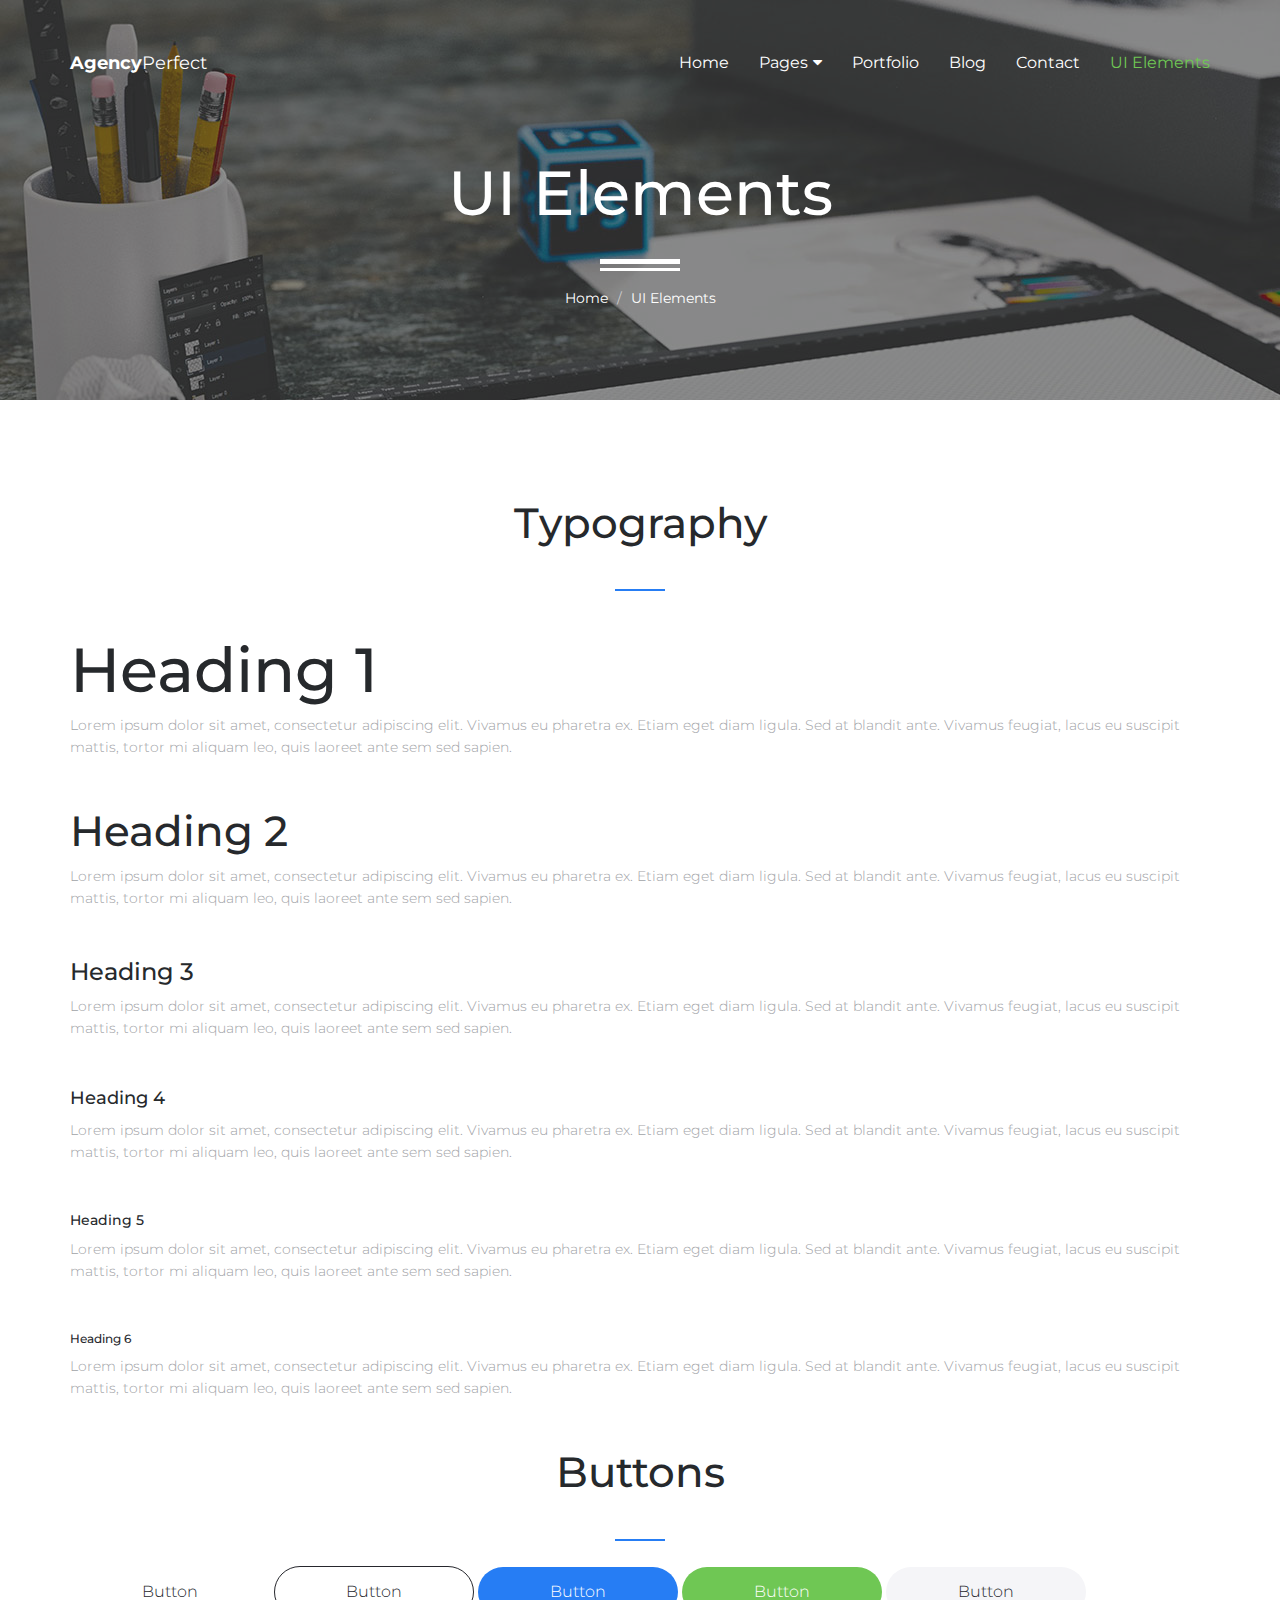
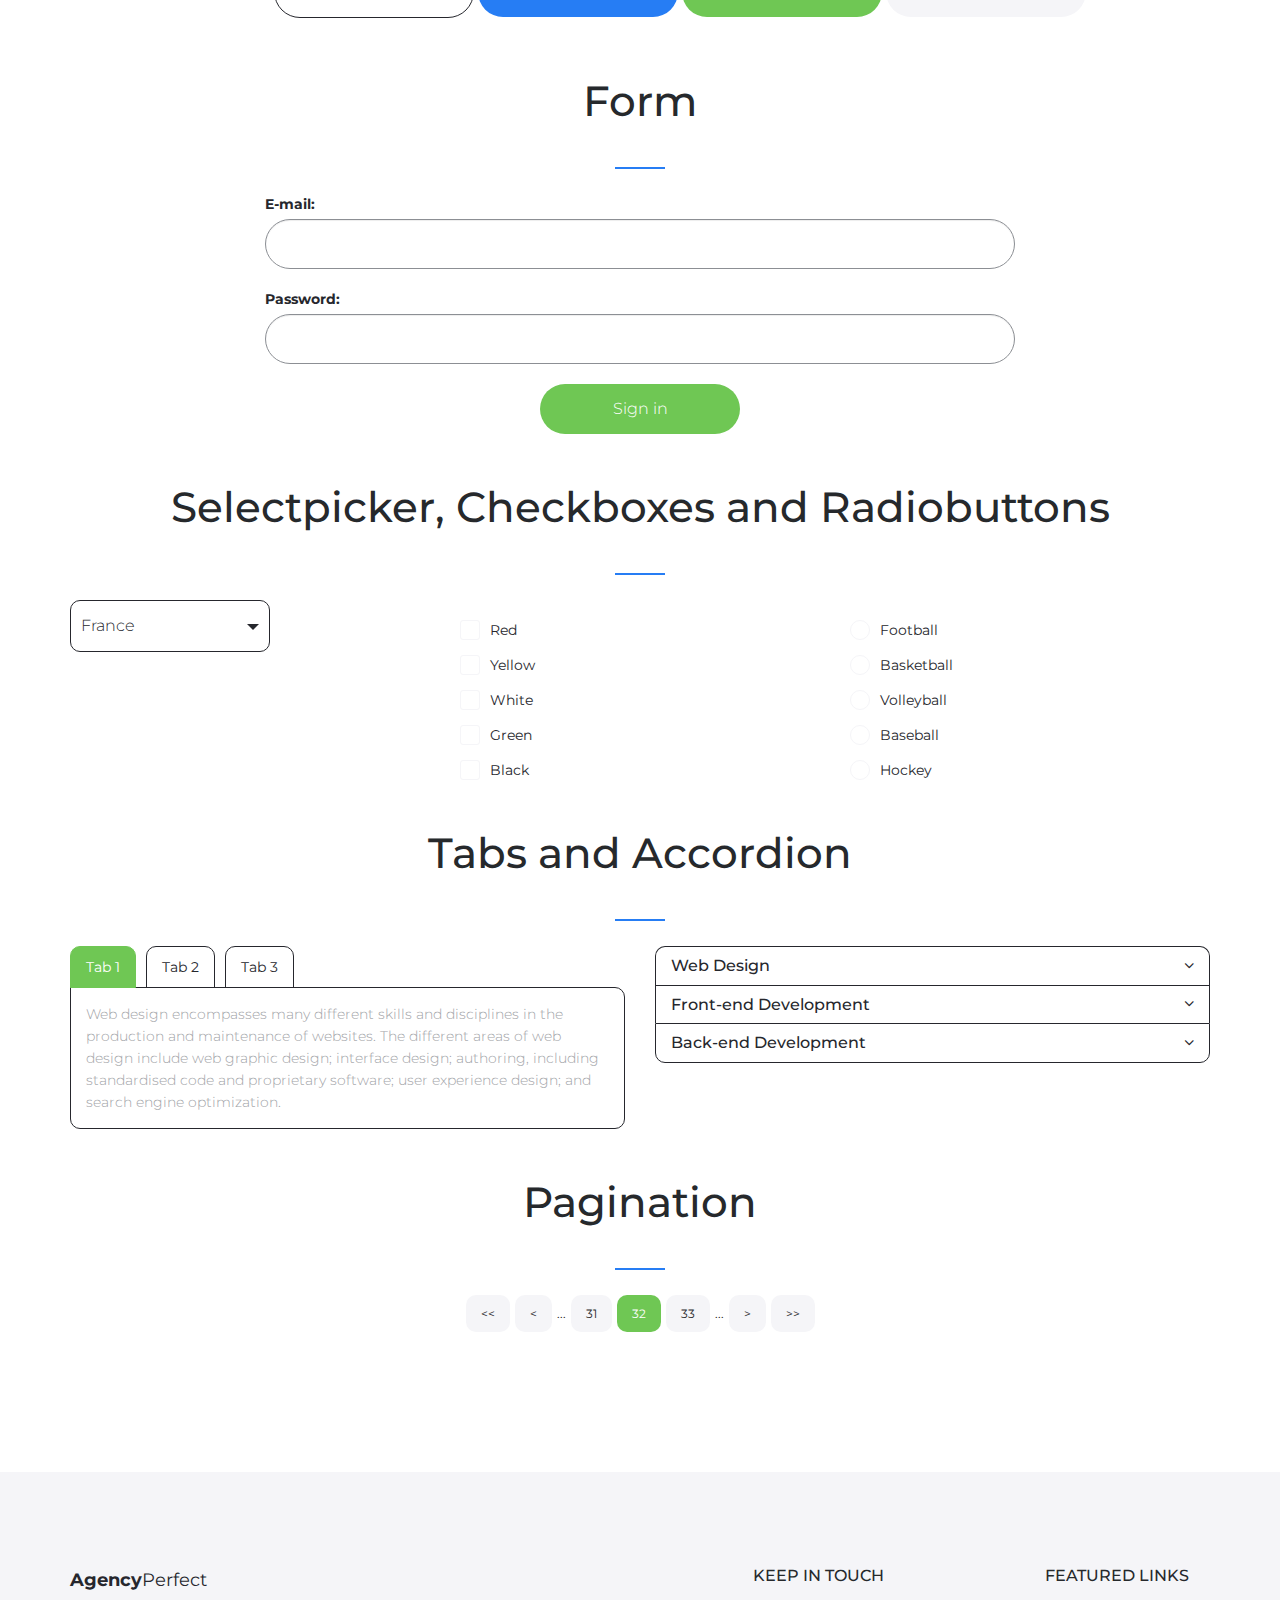
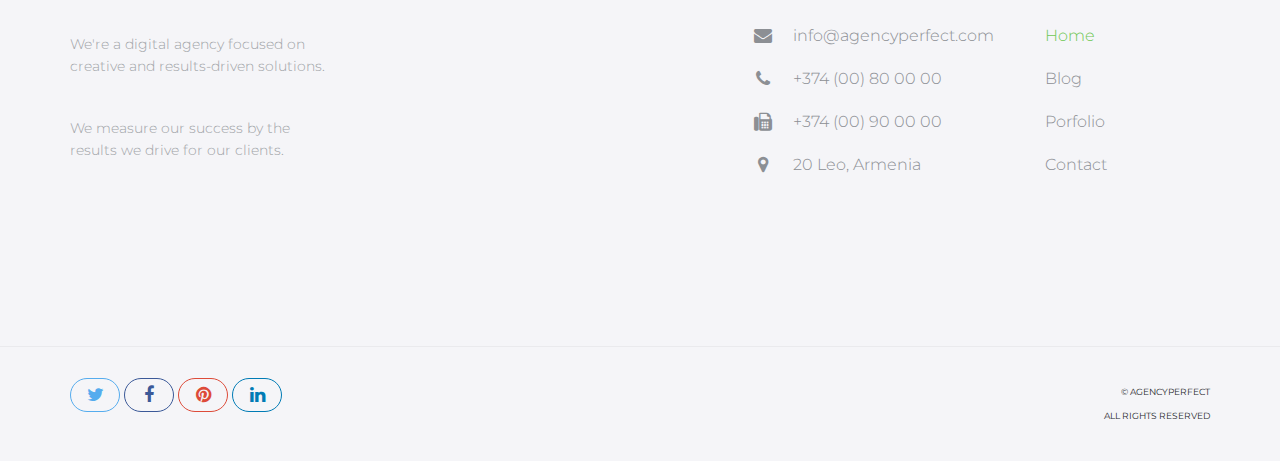
<file: ui-elements.html>
<!DOCTYPE html>
<html lang="en">
<head>

    <!-- Basic Page Needs
    ================================================== -->
    <meta http-equiv="Content-Type" content="text/html; charset=utf-8">
    <meta http-equiv="X-UA-Compatible" content="IE=edge">

    <title>UI Elements | Agency Perfect</title>

    <meta name="description" content="">
    <meta name="author" content="">
    <meta name="keywords" content="">

    <!-- Mobile Specific Metas
    ================================================== -->
    <meta name="viewport" content="width=device-width, minimum-scale=1.0, maximum-scale=1.0">
    <meta name="apple-mobile-web-app-capable" content="yes">

    <!-- Fonts -->
    <link href="https://fonts.googleapis.com/css?family=Montserrat:300,300i,400,600,700" rel="stylesheet">
    <link rel="stylesheet" href="http://cdnjs.cloudflare.com/ajax/libs/font-awesome/4.4.0/css/font-awesome.min.css">

    <!-- Favicon
    ================================================== -->
    <link rel="apple-touch-icon" sizes="180x180" href="assets/img/apple-touch-icon.png">
    <link rel="icon" type="image/png" sizes="16x16" href="assets/img/favicon.png">

    <!-- Stylesheets
    ================================================== -->
    <!-- Bootstrap core CSS -->
    <link href="assets/css/bootstrap.min.css" rel="stylesheet">

    <!-- Custom styles for this template -->
    <link href="assets/css/style.css" rel="stylesheet">
    <link href="assets/css/responsive.css" rel="stylesheet">

    <!-- HTML5 shim and Respond.js IE8 support of HTML5 elements and media queries -->
    <!--[if lt IE 9]>
    <script src="https://oss.maxcdn.com/libs/html5shiv/3.7.0/html5shiv.js"></script>
    <script src="https://oss.maxcdn.com/libs/respond.js/1.4.2/respond.min.js"></script>
    <![endif]-->

</head>
<body>

    <header id="masthead" class="site-header site-header-white">
        <nav id="primary-navigation" class="site-navigation">
            <div class="container">

                <div class="navbar-header">
                   
                    <a href="index.html" class="site-title"><span>Agency</span>Perfect</a>

                </div><!-- /.navbar-header -->

                <div class="collapse navbar-collapse" id="agency-navbar-collapse">

                    <ul class="nav navbar-nav navbar-right">

                        <li><a href="index.html">Home</a></li>
                        <li class="dropdown"><a href="#" class="dropdown-toggle" data-toggle="dropdown">Pages<i class="fa fa-caret-down hidden-xs" aria-hidden="true"></i></a>

                            <ul class="dropdown-menu" role="menu" aria-labelledby="menu1">
                              <li><a href="portfolio.html">Portfolio</a></li>
                              <li><a href="blog.html">Blog</a></li>
                            </ul>

                        </li>
                        <li><a href="portfolio.html">Portfolio</a></li>
                        <li><a href="blog.html">Blog</a></li>
                        <li><a href="contact.html">Contact</a></li>
                        <li class="active"><a href="ui-elements.html">UI Elements</a></li>

                    </ul>

                </div>

            </div>   
        </nav><!-- /.site-navigation -->
    </header><!-- /#mastheaed -->

    <div id="hero" class="hero overlay subpage-hero portfolio-hero">
        <div class="hero-content">
            <div class="hero-text">
                <h1>UI Elements</h1>
                <ol class="breadcrumb">
                  <li class="breadcrumb-item"><a href="#">Home</a></li>
                  <li class="breadcrumb-item active">UI Elements</li>
                </ol>
            </div><!-- /.hero-text -->
        </div><!-- /.hero-content -->
    </div><!-- /.hero -->

    <main id="main" class="site-main">

        <section class="site-section section-ui-elements">
            <div class="container">

                <div class="typography">

                        <h2 class="text-center heading-separator">Typography</h2>

                        <h1>Heading 1</h1>
                        <p>Lorem ipsum dolor sit amet, consectetur adipiscing elit. Vivamus eu pharetra ex. Etiam eget diam ligula. Sed at blandit ante. Vivamus feugiat, lacus eu suscipit mattis, tortor mi aliquam leo, quis laoreet ante sem sed sapien.</p>

                        <h2 class="mt-50">Heading 2</h2>
                        <p>Lorem ipsum dolor sit amet, consectetur adipiscing elit. Vivamus eu pharetra ex. Etiam eget diam ligula. Sed at blandit ante. Vivamus feugiat, lacus eu suscipit mattis, tortor mi aliquam leo, quis laoreet ante sem sed sapien.</p>

                        <h3 class="mt-50">Heading 3</h3>
                        <p>Lorem ipsum dolor sit amet, consectetur adipiscing elit. Vivamus eu pharetra ex. Etiam eget diam ligula. Sed at blandit ante. Vivamus feugiat, lacus eu suscipit mattis, tortor mi aliquam leo, quis laoreet ante sem sed sapien.</p>

                        <h4 class="mt-50">Heading 4</h4>
                        <p>Lorem ipsum dolor sit amet, consectetur adipiscing elit. Vivamus eu pharetra ex. Etiam eget diam ligula. Sed at blandit ante. Vivamus feugiat, lacus eu suscipit mattis, tortor mi aliquam leo, quis laoreet ante sem sed sapien.</p>

                        <h5 class="mt-50">Heading 5</h5>
                        <p>Lorem ipsum dolor sit amet, consectetur adipiscing elit. Vivamus eu pharetra ex. Etiam eget diam ligula. Sed at blandit ante. Vivamus feugiat, lacus eu suscipit mattis, tortor mi aliquam leo, quis laoreet ante sem sed sapien.</p>

                        <h6 class="mt-50">Heading 6</h6>
                        <p>Lorem ipsum dolor sit amet, consectetur adipiscing elit. Vivamus eu pharetra ex. Etiam eget diam ligula. Sed at blandit ante. Vivamus feugiat, lacus eu suscipit mattis, tortor mi aliquam leo, quis laoreet ante sem sed sapien.</p>

                </div><!-- /.typography -->

                <div class="buttons mt-50">
                    <h2 class="text-center heading-separator">Buttons</h2>
                    <div class="row">
                        <div class="col-sm-12">
                            <a href="#" class="btn mb-10">Button</a>
                            <a href="#" class="btn btn-border mb-10">Button</a>
                            <a href="#" class="btn btn-fill mb-10">Button</a>
                            <a href="#" class="btn btn-green mb-10">Button</a>
                            <a href="#" class="btn btn-gray mb-10">Button</a>
                        </div>
                    </div>
                </div><!-- /.buttons -->

                <div class="row mt-50">
                    <div class="col-md-8 col-md-offset-2">
                        <h2 class="text-center heading-separator">Form</h2>
                        <form>
                            <div class="row">
                                <div class="col-sm-12">
                                    <div class="form-group">
                                      <label for="email">E-mail:</label>
                                      <input type="email" class="form-control" id="email">
                                    </div>
                                </div>
                                <div class="col-sm-12 mt-20">
                                    <div class="form-group">
                                      <label for="name">Password:</label>
                                      <input type="password" class="form-control" id="password">
                                    </div>
                                </div>
                            </div>
                            <div class="text-center mt-20">
                                <button class="btn btn-green">Sign in</button>
                            </div>
                        </form>
                    </div>
                </div><!-- /.form -->

                <div class="selectpicker-checkboxes-radiobtn mt-50">
                    <h2 class="text-center heading-separator">Selectpicker, Checkboxes and Radiobuttons</h2>
                    <div class="row">
                        
                        <div class="col-sm-4">
                            <select class="selectpicker">
                                <option>France</option>
                                <option>Spain</option>
                                <option>Italy</option>
                            </select>
                        </div>

                        <div class="col-sm-4 mt-20">
                            <div class="checkbox">
                                <input type="checkbox" id="checkbox1">
                                <label for="checkbox1">Red</label>
                            </div>
                            <div class="checkbox">
                                <input type="checkbox" id="checkbox2">
                                <label for="checkbox2">Yellow</label>
                            </div>
                            <div class="checkbox">
                                <input type="checkbox" id="checkbox3">
                                <label for="checkbox3">White</label>
                            </div>
                            <div class="checkbox">
                                <input type="checkbox" id="checkbox4">
                                <label for="checkbox4">Green</label>
                            </div>
                            <div class="checkbox">
                                <input type="checkbox" id="checkbox5">
                                <label for="checkbox5">Black</label>
                            </div>
                        </div>

                        <div class="col-sm-4 mt-20">
                            <div class="radio-btn">
                                <input type="radio" name="radio-btn" id="radio-btn1">
                                <label for="radio-btn1">Football</label>
                            </div>
                            <div class="radio-btn">
                                <input type="radio" name="radio-btn" id="radio-btn2">
                                <label for="radio-btn2">Basketball</label>
                            </div>
                            <div class="radio-btn">
                                <input type="radio" name="radio-btn" id="radio-btn3">
                                <label for="radio-btn3">Volleyball</label>
                            </div>
                            <div class="radio-btn">
                                <input type="radio" name="radio-btn" id="radio-btn4">
                                <label for="radio-btn4">Baseball</label>
                            </div>
                            <div class="radio-btn">
                                <input type="radio" name="radio-btn" id="radio-btn5">
                                <label for="radio-btn5">Hockey</label>
                            </div>
                        </div>
                    </div>
                </div><!-- /.selectpicker-checkboxes-radiobtn -->


                <div class="ui-tabs-accordion mt-50">
                    <h2 class="text-center heading-separator">Tabs and Accordion</h2>
                    <div class="row">   

                        <div class="col-md-6">

                            <ul class="nav nav-tabs tab-style" role="tablist">
                                <li class="active"><a aria-expanded="true" href="#htab1" role="tab" data-toggle="tab">Tab 1</a></li>
                                <li class=""><a aria-expanded="false" href="#htab2" role="tab" data-toggle="tab">Tab 2</a></li>
                                <li class=""><a aria-expanded="false" href="#htab3" role="tab" data-toggle="tab">Tab 3</a></li>
                            </ul><!-- /.nav-tabs -->

                            <div class="tab-content">
                                <div class="tab-pane fade active in" id="htab1">
                                    <p>Web design encompasses many different skills and disciplines in the production and maintenance of websites. The different areas of web design include web graphic design; interface design; authoring, including standardised code and proprietary software; user experience design; and search engine optimization.</p>
                                </div><!-- /.tab-pane  -->
                                <div class="tab-pane fade" id="htab2">
                                    <p>Front-end web development, also known as client-side development is the practice of producing HTML, CSS and JavaScript for a website or Web Application so that a user can see and interact with them directly.</p>
                                </div><!-- /.tab-pane -->
                                <div class="tab-pane fade" id="htab3">
                                    <p>A rule of thumb is that the front (or "client") side is any component manipulated by the user. The server-side (or "back end") code usually resides on the server, often far removed physically from the user.</p>
                                </div><!-- /.tab-pane  -->
                            </div><!-- /.tab-content -->

                        </div>

                        <div class="col-md-6">

                            <div class="panel-group accordion mb-50" id="accordion">
                                <div class="panel">
                                    <div class="panel-heading">
                                        <h4 class="panel-title">
                                            <a class="collapsed" aria-expanded="false" data-toggle="collapse" data-parent="#accordion" href="#collapseOne">
                                                Web Design
                                            </a>
                                        </h4><!-- /.panel-title -->
                                    </div><!-- /.panel-heading -->
                                    <div aria-expanded="false" id="collapseOne" class="panel-collapse collapse">
                                        <div class="panel-body">
                                            <p>Web design encompasses many different skills and disciplines in the production and maintenance of websites. The different areas of web design include web graphic design; interface design; authoring, including standardised code and proprietary software; user experience design; and search engine optimization.</p>
                                        </div><!-- /.panel-body -->
                                    </div><!-- /.panel-collapse -->
                                </div><!-- /.panel -->
                                <div class="panel">
                                    <div class="panel-heading">
                                        <h4 class="panel-title">
                                            <a aria-expanded="false" data-toggle="collapse" data-parent="#accordion" href="#collapseTwo" class="collapsed">
                                                Front-end Development
                                            </a>
                                        </h4><!-- /.panel-title -->
                                    </div><!-- /.panel-heading -->
                                    <div aria-expanded="false" id="collapseTwo" class="panel-collapse collapse">
                                        <div class="panel-body">
                                            <p>Front-end web development, also known as client-side development is the practice of producing HTML, CSS and JavaScript for a website or Web Application so that a user can see and interact with them directly.</p>
                                        </div><!-- /.panel-body -->
                                    </div><!-- /.panel-collapse -->
                                </div><!-- /.panel -->
                                <div class="panel">
                                    <div class="panel-heading">
                                        <h4 class="panel-title">
                                            <a aria-expanded="false" data-toggle="collapse" data-parent="#accordion" href="#collapseThree" class="collapsed">
                                                Back-end Development
                                            </a>
                                        </h4><!-- /.panel-title -->
                                    </div><!-- /.panel-heading -->
                                    <div aria-expanded="false" id="collapseThree" class="panel-collapse collapse">
                                        <div class="panel-body">
                                            <p>A rule of thumb is that the front (or "client") side is any component manipulated by the user. The server-side (or "back end") code usually resides on the server, often far removed physically from the user.</p>
                                        </div><!-- /.panel-body -->
                                    </div><!-- /.panel-collapse -->
                                </div><!-- /.panel -->
                            </div><!-- /.panel-group -->

                        </div>

                    </div>
                </div>

                <div class="ui-pagination mt-50">
                    <h2 class="text-center heading-separator">Pagination</h2>
                    <div class="row">
                        <div class="col-md-12 text-center">
                            <ul class="pagination">
                                <li><a href="#">&lt;&lt;</a></li>
                                <li><a href="#">&lt;</a></li>
                                <li class="more"><a href="#">...</a></li>
                                <li><a href="#">31</a></li>
                                <li class="active"><a href="#">32</a></li>
                                <li><a href="#">33</a></li>
                                <li class="more"><a href="#">...</a></li>
                                <li><a href="#">&gt;</a></li>
                                <li><a href="#">&gt;&gt;</a></li>
                            </ul><!-- /.pagination -->               
                        </div>
                    </div>
                </div><!-- /.ui-pagination -->

            </div>
        </section><!-- /.section-ui-elements -->

    </main><!-- /#main -->

    <footer id="colophon" class="site-footer">
        <div class="container">
            <div class="row">
                <div class="col-md-3 col-sm-4 col-xs-6">
                    <a class="site-title"><span>Agency</span>Perfect</a>
                    <p>We're a digital agency focused on creative and results-driven solutions.</p>
                    <p>We measure our success by the results we drive for our clients.</p>
                </div>
                <div class="col-lg-offset-4 col-md-3 col-sm-4 col-md-offset-2 col-sm-offset-0 col-xs-6 ">
                    <h3>Keep in touch</h3>
                    <ul class="list-unstyled contact-links">
                        <li><i class="fa fa-envelope" aria-hidden="true"></i><a href="mailto:info@agencyperfect.com">info@agencyperfect.com</a></li>
                        <li><i class="fa fa-phone" aria-hidden="true"></i><a href="tel:+37400800000">+374 (00) 80 00 00 </a></li>
                        <li><i class="fa fa-fax" aria-hidden="true"></i><a href="+37400900000">+374 (00) 90 00 00</a></li>
                        <li><i class="fa fa-map-marker" aria-hidden="true"></i><p>20 Leo, Armenia</p></li>
                    </ul>
                </div>
                <div class="clearfix visible-xs"></div>
                <div class="col-lg-2 col-md-3 col-sm-4 col-xs-6">
                    <h3>Featured links</h3>
                    <ul class="list-unstyled">
                        <li class="active"><a href="index.html">Home</a></li>
                        <li><a href="blog.html">Blog</a></li>
                        <li><a href="portfolio.html">Porfolio</a></li>
                        <li><a href="contact.html">Contact</a></li>
                    </ul>
                </div>
            </div>
        </div>
        <div class="copyright">
            <div class="container">
                <div class="row">
                    <div class="col-xs-8">
                        <div class="social-links">
                            <a class="twitter-bg" href="#"><i class="fa fa-twitter"></i></a>
                            <a class="facebook-bg" href="#"><i class="fa fa-facebook"></i></a>
                            <a class="pinterest" href="#"><i class="fa fa-pinterest"></i></a>
                            <a class="linkedin-bg" href="#"><i class="fa fa-linkedin"></i></a>
                        </div><!-- /.social-links -->
                    </div>
                    <div class="col-xs-4">
                        <div class="text-right">
                            <p>&copy; AgencyPerfect</p>
                            <p>All Rights Reserved</p>
                        </div>
                    </div>
                </div>
            </div>
        </div><!-- /.copyright -->
    </footer><!-- /#footer -->



    <!-- Bootstrap core JavaScript
    ================================================== -->
    <!-- Placed at the end of the document so the pages load faster -->
    <script src="https://ajax.googleapis.com/ajax/libs/jquery/3.1.1/jquery.min.js"></script>
    <script src="assets/js/bootstrap.min.js"></script>
    <script src="assets/js/bootstrap-select.min.js"></script>
    <script src="assets/js/jquery.slicknav.min.js"></script>
    <script src="assets/js/jquery.countTo.min.js"></script>
    <script src="assets/js/jquery.shuffle.min.js"></script>
    <script src="assets/js/script.js"></script>
  
</body>
</html>
</file>
<file: assets/css/style.css>
/*
 * Theme Name: 
 * Theme URI: 
 * Author: Milan Savov, Nikola Kostov
 * Author URI/Mail: milan.savov@gmail.com, nikolakostov1991@gmail.com
 * Version: 1.0
 * */

/* TABLE OF CONTENT 
*
* - CUSTOM RESETS
    - Buttons
    - Forms
* - LAYOUT
* - HEADER 
    - Site Logo
    - Navigation
* - HERO (BANNER)
* - HOMEPAGE SECTIONS
    - Features 
    - Services
    - Map Feature 
    - Portfolio
    - Newsletter 
* - FOOTER
* - PAGES
    - PORTFOLIO
    - PORTFOLIO ITEM
    - BLOG
    - BLOG POST
    - CONTACT
*
*/

/* CUSTOM RESETS
================================================== */
@media (min-width: 768px) {
    .navbar-left {
        float: left !important;
    }

    .navbar-right {
        float: right !important;
        margin-right: -15px;
    }

    .navbar-right ~ .navbar-right {
        margin-right: 0;
    }
}
a {
    transition: all 0.25s ease-in-out;
    -moz-transition: all 0.25s ease-in-out;
    -webkit-transition: all 0.25s ease-in-out;
    -o-transition: all 0.25s ease-in-out;
    -ms-transition: all 0.25s ease-in-out;
    cursor: pointer;
    color: #9fa3a7;
}

a:focus,
a:hover {
    color: #6fc754;
    outline: 0 none;
    text-decoration: none;
}

p {
    margin-bottom: 0;
    font-size: 14px;
    font-weight: 300;
    color: #9fa3a7;
    line-height: 22px;
}

h1 {
    font-size: 62px;
}

h2 {
    font-size: 42px;
}

h1,
h2,
h3,
h4,
h5 {
    color: #26292c;
}

p + p {
    margin-top: 40px;
}

/* Buttons */
.btn {
    line-height: 50px;
    min-width: 200px;
    font-size: 16px;
    font-weight: 300;
    border: 0;
    border-radius: 50px;
    color: #26272d;
    /* background-color: #fff; */
    padding: 0;
    transition: color 0.25s ease-in-out, background-color 0.25s ease-in-out;
    -moz-transition: color 0.25s ease-in-out, background-color 0.25s ease-in-out;
    -webkit-transition: color 0.25s ease-in-out, background-color 0.25s ease-in-out;
    -o-transition: color 0.25s ease-in-out, background-color 0.25s ease-in-out;
    -ms-transition: color 0.25s ease-in-out, background-color 0.25s ease-in-out;
}

.btn-border {
    border: 1px solid #26272d;
}

.btn-fill {
    background-color: #267df4;
    color: #fff;
}

.btn-gray {
    background-color: #f5f5f8;
    color: #26272d;
}

.btn-green {
    background-color: #6fc754;
    color: #fff;
}

.btn:hover,
button.btn:hover,
.btn:focus,
button.btn:focus {
    background-color: #26272d;
    color: #fff;
}

.btn-gray:hover,
.btn-gray:focus {
    background-color: #6fc754;
    color: #fff;
}

/* 
 * Forms 
 */
/* Input fields */
.form-group {
    position: relative;
    margin: 0 auto;
    width: 100%;
}

.form-control {
    border-radius: 25px;
    height: 50px;
    padding: 15px 20px;
    border-color: #8c8f94;
}

.form-control + .form-control {
    margin-top: 10px;
}

.form-control:focus {
    background-color: #f5f5f8;
    border-color: #f5f5f8;
    box-shadow: none;
    outline: none;
}

.form-group .btn {
    position: absolute;
    top: 5px;
    right: 5px;
    line-height: 40px;
    min-width: 60px;
    font-size: 16px;
    border-radius: 25px;
}

.form-control-comment {
    height: 100px;
    resize: none;
}

.search-form .form-group .form-control {
    padding-right: 80px;
}

/* ELEMENTS
================================================== */
/* Checkbox fields */
input[type="checkbox"],
input[type="radio"] {
    position: absolute;
    visibility: hidden;
    height: auto;
    margin-top: 0;
}

.checkbox {
    margin: 0;
}

.checkbox + .checkbox,
.radio-btn + .radio-btn {
    margin-top: 15px;
}

.checkbox [type="checkbox"]:not(:checked) + label,
.checkbox [type="checkbox"]:checked + label {
    position: relative;
    padding-left: 30px;
    cursor: pointer;
}

.checkbox [type="checkbox"]:not(:checked) + label:before,
.checkbox [type="checkbox"]:checked + label:before {
    content: "";
    position: absolute;
    left: 0;
    width: 20px;
    height: 20px;
    background-color: #fff;
    border: 1px solid #f5f5f8;
    border-radius: 3px;
    box-shadow: none;
    transition: border-color 0.2s;
    -webkit-transition: border-color 0.2s;
    -ms-transition: border-color 0.2s;
    -o-transition: border-color 0.2s;
    -ms-transition: border-color 0.2s;
}

.checkbox [type="checkbox"]:not(:checked) + label:after,
.checkbox [type="checkbox"]:checked + label:after {
    content: "\f00c";
    font-family: "FontAwesome";
    position: absolute;
    top: 50%;
    left: 0;
    text-align: center;
    font-size: 15px;
    height: 20px;
    width: 20px;
    border-radius: 3px;
    color: #fff;
    background-color: #6fc754;
    transform: translateY(-50%);
    -webkit-transform: translateY(-50%);
    -ms-transform: translateY(-50%);
    -o-transform: translateY(-50%);
    -ms-transform: translateY(-50%);
    transition: opacity 0.2s;
    -webkit-transition: opacity 0.2s;
    -ms-transition: opacity 0.2s;
    -o-transition: opacity 0.2s;
    -ms-transition: opacity 0.2s;
}

.checkbox [type="checkbox"]:not(:checked) + label:after {
    opacity: 0;
}

.checkbox [type="checkbox"]:checked + label:after {
    opacity: 1;
}

.checkbox [type="checkbox"]:disabled:not(:checked) + label:before,
.checkbox [type="checkbox"]:disabled:checked + label:before {
    box-shadow: none;
    border-color: #bbb;
    background-color: #ddd;
}

.checkbox [type="checkbox"]:disabled:checked + label:after {
    color: #999;
}
.checkbox [type="checkbox"]:disabled + label {
    color: #aaa;
}

.checkbox [type="checkbox"]:checked:focus + label:before,
.checkbox [type="checkbox"]:not(:checked):focus + label:before {
    border: 1px dotted #6fc754;
}

.checkbox [type="checkbox"]:not(:checked) + label:hover:before,
.checkbox [type="checkbox"]:checked + label:hover:before {
    border: 1px solid #6fc754;
}

/* Radiobutton fields */
.radio-btn label {
    font-weight: 400;
}

.radio-btn [type="radio"]:not(:checked) + label,
.radio-btn [type="radio"]:checked + label {
    position: relative;
    padding-left: 30px;
    cursor: pointer;
    margin-bottom: 0;
}

.radio-btn [type="radio"]:not(:checked) + label:before,
.radio-btn [type="radio"]:checked + label:before {
    content: "";
    position: absolute;
    left: 0;
    top: 50%;
    width: 20px;
    height: 20px;
    background-color: #fff;
    border: 1px solid #f5f5f8;
    border-radius: 50px;
    box-shadow: none;
    transform: translateY(-50%);
    -webkit-transform: translateY(-50%);
    -ms-transform: translateY(-50%);
    -o-transform: translateY(-50%);
    -ms-transform: translateY(-50%);
    transition: border-color 0.2s;
    -webkit-transition: border-color 0.2s;
    -ms-transition: border-color 0.2s;
    -o-transition: border-color 0.2s;
    -ms-transition: border-color 0.2s;
}

.radio-btn [type="radio"]:not(:checked) + label:after,
.radio-btn [type="radio"]:checked + label:after {
    content: "";
    position: absolute;
    width: 12px;
    height: 12px;
    top: 50%;
    left: 4px;
    background-color: #6fc754;
    border-radius: 50px;
    transform: translateY(-50%);
    -webkit-transform: translateY(-50%);
    -ms-transform: translateY(-50%);
    -o-transform: translateY(-50%);
    -ms-transform: translateY(-50%);
    transition: opacity 0.2s;
    -webkit-transition: opacity 0.2s;
    -ms-transition: opacity 0.2s;
    -o-transition: opacity 0.2s;
    -ms-transition: opacity 0.2s;
}

.radio-btn [type="radio"]:not(:checked) + label:after {
    opacity: 0;
}
.radio-btn [type="radio"]:checked + label:after {
    opacity: 1;
}

.radio-btn [type="radio"]:disabled:not(:checked) + label:before,
.radio-btn [type="radio"]:disabled:checked + label:before {
    box-shadow: none;
    border-color: #bbb;
    background-color: #ddd;
}

.radio-btn [type="radio"]:disabled:checked + label:after {
    color: #999;
}

.radio-btn [type="radio"]:disabled + label {
    color: #aaa;
}

.radio-btn [type="radio"]:checked:focus + label:before,
.radio-btn [type="radio"]:not(:checked):focus + label:before {
    border: 1px dotted #6fc754;
}

.radio-btn [type="radio"]:checked + label:hover:before,
.radio-btn [type="radio"]:not(:checked) + label:hover:before {
    border: 1px solid #6fc754;
}

/* Selectpicker */
select.selectpicker {
    position: absolute !important;
    bottom: 0;
    left: 50%;
    display: block !important;
    width: 0.5px !important;
    height: 100% !important;
    padding: 0 !important;
    opacity: 0 !important;
    border: none;
}

.bootstrap-select .btn {
    border: 1px solid #26272d;
    border-radius: 10px;
}

.bootstrap-select span.pull-left {
    padding-left: 10px;
}

.bootstrap-select.btn-group .dropdown-menu.inner {
    position: static;
    float: none;
    border: 0;
    padding: 0;
    margin: 0;
    border-radius: 0;
    -webkit-box-shadow: none;
    box-shadow: none;
}

.bootstrap-select.open .dropdown-menu {
    display: block;
    border: 1px solid #26272d;
    border-radius: 10px;
}

.bootstrap-select.btn-group .dropdown-menu {
    padding: 5px 0;
    min-width: 100%;
    overflow: hidden;
    -webkit-box-sizing: border-box;
    -moz-box-sizing: border-box;
    box-sizing: border-box;
    z-index: 9999;
}

.bootstrap-select .dropdown-menu {
    display: none;
    visibility: visible;
    opacity: 1;
    padding: 0;
}

.bootstrap-select .bs-caret {
    float: right;
    padding-right: 10px;
}

.bootstrap-select .bs-caret .caret {
    border-top: 6px dashed;
    border-top: 6px solid\9;
    border-right: 6px solid transparent;
    border-left: 6px solid transparent;
}

.bootstrap-select .selected {
    color: #6fc754;
}

.bootstrap-select .check-mark {
    display: none;
}

/*  Tabs  */
.tab-style {
    border-bottom: none;
}

.tab-style + .tab-content {
    padding: 15px;
    border: 1px solid #26272d;
    border-bottom-left-radius: 10px;
    border-bottom-right-radius: 10px;
    border-top-right-radius: 10px;
}

.nav-tabs.tab-style > li.active > a,
.nav-tabs.tab-style > li > a:hover {
    border: 1px solid #6fc754;
    background-color: #6fc754;
    color: #fff;
}

.nav-tabs.tab-style > li > a {
    position: relative;
    color: #26272d;
    margin-right: 0;
    border: 1px solid #26272d;
    border-top-left-radius: 10px;
    border-top-right-radius: 10px;
}

.nav-tabs.tab-style > li + li {
    margin-left: 10px;
}

/* Accordion */
.accordion.panel-group {
    margin-bottom: 0;
}

.accordion.panel-group .panel + .panel {
    margin-top: 0;
}

.accordion .panel {
    border: 0;
    box-shadow: none;
    border: 1px solid #26272d;
    border-bottom: 0;
    border-radius: 0;
}

.accordion .panel:first-child,
.accordion .panel:first-child .panel-heading a {
    border-top-right-radius: 10px;
    border-top-left-radius: 10px;
}

.accordion .panel:last-child {
    border-bottom-right-radius: 10px;
    border-bottom-left-radius: 10px;
    border-bottom: 1px solid #26272d;
}

.accordion .panel:last-child .panel-heading a.collapsed {
    border-bottom-right-radius: 10px;
    border-bottom-left-radius: 10px;
}

.accordion .collapsed {
    height: auto;
}

.accordion .panel-heading {
    background-color: transparent;
    padding: 0;
}

.accordion .panel-heading a {
    display: inline-block;
    position: relative;
    width: 100%;
    padding: 10px 40px 10px 15px;
}

.accordion .panel-heading a.collapsed {
    background-color: transparent;
    color: #26272d;
}

.accordion .panel-heading a.collapsed:hover,
.accordion.accordion-gray .panel-heading a.collapsed:hover,
.accordion .panel-heading a {
    background-color: #6fc754;
    color: #fff;
}

.accordion .panel-heading a.collapsed::after {
    content: "\f107";
}

.accordion .panel-heading a::after {
    font-family: "FontAwesome";
    content: "\f106";
    position: absolute;
    top: 50%;
    right: 15px;
    transform: translateY(-50%);
    -moz-transform: translateY(-50%);
    -o-transform: translateY(-50%);
    -ms-transform: translateY(-50%);
    -webkit-transform: translateY(-50%);
}

.panel-group .panel-heading + .panel-collapse > .list-group,
.panel-group .panel-heading + .panel-collapse > .panel-body {
    border: none;
}

/* Pagination */
.pagination {
    margin: 0;
    vertical-align: middle;
}

.pagination > li > a {
    border: none;
    color: #292a2c;
    background-color: #f5f5f8;
    padding: 10px 15px;
    border-radius: 10px;
    font-size: 12px;
}

.pagination > li + li > a {
    margin-left: 5px;
}

.pagination > li.active > a,
.pagination > li > a:hover,
.pagination > li.active > a:hover {
    background-color: #6fc754;
    color: #fff;
}

.pagination > li:first-child > a {
    border-top-left-radius: 10px;
    border-bottom-left-radius: 10px;
}

.pagination > li:last-child > a {
    border-top-right-radius: 10px;
    border-bottom-right-radius: 10px;
}

.pagination > li.more > a {
    margin-left: 0;
    padding: 10px 5px;
    pointer-events: none;
    background-color: transparent;
}

.pagination > li.more + li > a {
    margin-left: 0;
}

/* LAYOUT
================================================== */
html,
body {
    width: 100%;
    height: 100%;
    margin: 0;
    padding: 0;
    font-family: "Montserrat", sans-serif;
    color: #26272d;
}

.img-res {
    display: block;
    width: 100vw;
    height: 100vh;
    max-width: 100%;
    max-height: 100%;
    object-fit: cover;
}

/* Background colors */
.gray-bg {
    background-color: #f5f5f8;
}

/* Margin and padding resets */
.mb-10 {
    margin-bottom: 10px;
}
.mt-20 {
    margin-top: 20px;
}
.mt-50 {
    margin-top: 50px;
}

/* HEADER
================================================== */
.site-header {
    position: absolute;
    padding: 50px 0 0;
    background-color: transparent;
    width: 100%;
    z-index: 3;
}

/* Site-logo */
.site-title {
    font-size: 18px;
    line-height: 26px;
    color: #26272d;
}

.site-title:hover {
    color: #26272d;
}

.site-title span {
    font-weight: 700;
}

.site-title a:hover {
    color: #fff;
}

/* Navigation */
.navbar-collapse {
    text-align: center;
}

.navbar-nav {
    float: none;
    display: inline-block;
}

.navbar-expand-lg .navbar-nav {
    display: flex;
    margin-left: auto;
}

.navbar-nav > li > a,
.slicknav_nav > li > a {
    padding: 0;
    font-size: 16px;
    position: relative;
    color: #26272d;
    line-height: 26px;
}

.site-header-white .navbar-nav > li > a,
.site-header-white .site-title {
    color: #fff;
}

.navbar-nav > li > a i {
    margin-left: 5px;
}

.navbar-nav > li + li {
    margin-left: 30px;
}

.nav .open > a,
.nav .open > a:focus,
.nav .open > a:hover,
.navbar-nav > li > a:hover,
.navbar-nav > li > a:focus,
.navbar-nav > li.active > a,
.navbar-collapse li a:hover,
.dropdown.open > a,
.site-header-white .dropdown.open > a,
.dropdown-menu a:hover,
.dropdown:hover > a,
.dropdown-menu > li > a:focus,
.dropdown-menu li a:hover,
.slicknav_nav > li.active a,
.slicknav_open .slicknav_arrow,
.slicknav_nav > li a:hover {
    background-color: transparent;
    color: #6fc754;
}

.navbar-toggle {
    border-color: #fff;
    margin: 0 15px 0 0;
    position: relative;
    top: -1px;
}

.navbar-toggle:hover,
.navbar-toggle[aria-expanded="true"] {
    background-color: #fff;
    border-color: #000;
    cursor: pointer;
}

.navbar-toggle:hover .icon-bar,
.navbar-toggle[aria-expanded="true"] .icon-bar {
    background-color: #000;
}

.navbar-toggle .icon-bar {
    background-color: #fff;
}

.navbar-nav .dropdown-menu {
    display: block;
    opacity: 0;
    visibility: hidden;
    border-radius: 0;
    min-width: 130px;
    border: 0;
    border-top: 5px solid #6fc754;
    top: 140%;
    transition: all 0.4s;
    -moz-transition: all 0.4s;
    -webkit-transition: all 0.4s;
    -o-transition: all 0.4s;
    -ms-transition: all 0.4s;
}

.navbar-nav li a:hover + .dropdown-menu,
.navbar-nav .dropdown-menu:hover {
    opacity: 1;
    visibility: visible;
    top: 100%;
    transition-delay: 0s;
}

.dropdown-menu li a {
    padding: 5px 15px;
    position: relative;
    left: 0;
}

.dropdown-menu li a:hover {
    left: 15px;
}

/* HERO
================================================== */
.hero {
    background: url(../img/hero.jpg) no-repeat center / cover;
    height: 100%;
    width: 100%;
    display: table;
    position: relative;
}

.overlay:before {
    content: "";
    background-color: rgba(255, 255, 255, 0.5);
    height: 100%;
    width: 100%;
    position: absolute;
    top: 0;
    left: 0;
    z-index: 0;
}

.hero-content {
    display: table-cell;
    vertical-align: middle;
    padding-top: 75px;
}

.hero-text {
    max-width: 890px;
    width: 100%;
    margin: 0 auto;
    padding: 0 15px;
    text-align: center;
}

.hero-text h1 {
    position: relative;
    margin: 0;
}

.hero-text p {
    position: relative;
    margin: 45px 0 30px;
    font-size: 20px;
    color: #26272d;
}

.hero-text .btn {
    position: relative;
    background-color: transparent;
}

.hero-text .btn:hover {
    background-color: #26272d;
    color: #fff;
}

.hero .breadcrumb {
    padding-top: 60px;
    margin-bottom: 0;
}

.hero .breadcrumb:before {
    content: "";
    display: block;
    position: absolute;
    left: 50%;
    bottom: 45px;
    height: 12px;
    width: 80px;
    border-top: 5px solid #fff;
    border-bottom: 3px solid #fff;
    transform: translateX(-50%);
    -moz-transform: translateX(-50%);
    -webkit-transform: translateX(-50%);
    -o-transform: translateX(-50%);
    -ms-transform: translateX(-50%);
}

.subpage-hero {
    height: 400px;
}

.subpage-hero.overlay:before {
    background-color: rgba(38, 39, 45, 0.5);
}

.subpage-hero .hero-content,
.subpage-hero .hero-content h1,
.subpage-hero a {
    color: #fff;
}

.subpage-hero a:hover {
    color: #6fc754;
}

.portfolio-hero {
    background: url(../img/portfolio-hero.jpg) no-repeat center / cover;
}

.blog-hero {
    background: url(../img/blog-hero.jpg) no-repeat center / cover;
}

.contact-hero {
    background: url(../img/contact-hero.jpg) no-repeat center / cover;
}

.candidates-hero {
    background: url(../img/contact-hero.jpg) no-repeat center / cover;
}

.employers-hero {
    background: url(../img/portfolio-hero.jpg) no-repeat center / cover;
}

.about-us-hero {
    background: url(../img/blog-hero.jpg) no-repeat center / cover;
}

/* SITEMAIN
================================================== */
/* site-section */
.site-section {
    padding: 100px 0 140px;
}

.subheading-text {
    font-size: 20px;
    font-style: italic;
}

.heading-separator {
    position: relative;
    margin: 0;
    padding-bottom: 70px;
}

.heading-separator:after {
    content: "";
    position: absolute;
    bottom: 25px;
    left: 0;
    right: 0;
    height: 2px;
    width: 50px;
    margin: 0 auto;
    background-color: #267df4;
}

/* Section: Features */
.section-features h2 {
    padding-bottom: 40px;
    font-size: 30px;
}

.section-features img {
    position: absolute;
    right: 15px;
    height: 380px;
}

/* Section: Services */
.section-services .subheading-text {
    margin-bottom: 90px;
}

.section-services .col-md-3:nth-child(n + 5) .service {
    margin-top: 60px;
}

.service {
    min-height: 250px;
}

.service-title {
    margin: 35px 0 25px;
    font-size: 13px;
    text-transform: uppercase;
}

.service-info {
    font-size: 13px;
}

/* Section: Map Feature */
.section-map-feature {
    padding-top: 250px;
    background: #071021 url(../img/map.png) no-repeat top center / cover;
}

.section-map-feature h2 {
    padding-bottom: 30px;
    margin: 0;
}

.section-map-feature h2,
.section-map-feature p {
    color: #fff;
}

.section-map-feature .btn {
    margin: 80px 0 215px;
}

.counter {
    margin-bottom: 30px;
    font-size: 40px;
    font-weight: 300;
    line-height: 1;
}

.counter-item h3 {
    margin: 0;
    font-size: 16px;
    color: #0960d7;
}

/* Section: Portfolio */
.portfolio-item {
    margin-top: 30px;
}

.portfolio-item {
    height: 270px;
    position: relative;
}

.portfolio-item:before {
    content: "";
    position: absolute;
    left: 0;
    top: 0;
    right: 100%;
    bottom: 0;
    background-color: #f5f5f8;
    transition: right 0.25s ease-in-out;
    -moz-transition: right 0.25s ease-in-out;
    -webkit-transition: right 0.25s ease-in-out;
    -o-transition: right 0.25s ease-in-out;
    -ms-transition: right 0.25s ease-in-out;
}

.portfolio-item:hover:before {
    right: 25%;
}

.portfolio-item-title,
.portfolio-item a {
    position: absolute;
    left: 0px;
    margin: 0;
    font-size: 16px;
    opacity: 0;
}

.portfolio-item-title {
    width: 150px;
    top: 15px;
    transition: left 0.25s ease-in-out, opacity 0.25s ease-in-out;
    -moz-transition: left 0.25s ease-in-out, opacity 0.25s ease-in-out;
    -webkit-transition: left 0.25s ease-in-out, opacity 0.25s ease-in-out;
    -o-transition: left 0.25s ease-in-out, opacity 0.25s ease-in-out;
    -ms-transition: left 0.25s ease-in-out, opacity 0.25s ease-in-out;
}

.portfolio-item:hover .portfolio-item-title {
    left: 15px;
    opacity: 1;
}

.portfolio-item a {
    bottom: 15px;
    color: #26272d;
    padding: 5px 12px;
    border: 1px solid #26272d;
    border-radius: 50px;
}

.portfolio-item:hover a {
    left: 55%;
    opacity: 1;
}

.portfolio-item a:hover {
    background-color: #26272d;
    color: #fff;
}

.portfolio-item a i {
    width: 16px;
    text-align: center;
}

/* Section: Newsletter */
.section-newsletter h2 {
    padding-bottom: 30px;
    margin: 0;
}

.newsletter-group {
    max-width: 550px;
}

.newsletter-group .form-control {
    padding-right: 125px;
}

.newsletter-group .btn {
    min-width: 120px;
}

/* FOOTER
================================================== */
.site-footer {
    background-color: #f5f5f8;
    padding-top: 95px;
}

.site-footer .site-title {
    display: inline-block;
    margin-bottom: 40px;
}

.site-footer h3 {
    font-size: 16px;
    text-transform: uppercase;
    margin: 0 0 40px;
}

.site-footer > .container {
    padding-bottom: 170px;
}

.site-footer .list-unstyled li + li {
    margin-top: 20px;
}

.contact-links li {
    position: relative;
}

.contact-links li i {
    position: absolute;
    top: 50%;
    width: 20px;
    text-align: center;
    font-size: 18px;
    color: #8c8f94;
    transform: translateY(-50%);
    -moz-transform: translateY(-50%);
    -webkit-transform: translateY(-50%);
    -o-transform: translateY(-50%);
    -ms-transform: translateY(-50%);
}

.contact-links li a,
.contact-links li p {
    margin-left: 40px;
}

.list-unstyled {
    margin-bottom: 0;
}

.list-unstyled li a,
.list-unstyled li p {
    font-size: 16px;
    color: #8c8f94;
    font-weight: 300;
}

.list-unstyled li a:hover,
.list-unstyled li.active a {
    color: #6fc754;
}

/* Copyright */
.copyright {
    padding: 30px 0;
    border-top: 1px solid rgba(38, 41, 44, 0.05);
}

.social-links a {
    line-height: 36px;
    padding: 5px 15px;
    font-size: 18px;
    border: 1px solid;
    border-radius: 50px;
}

.social-links a:hover {
    color: #fff;
}

.social-links a i {
    width: 18px;
    text-align: center;
}

a.twitter-bg {
    color: #55acee;
    border-color: #55acee;
}

a.twitter-bg:hover {
    background-color: #55acee;
}

a.facebook-bg {
    color: #3b5998;
    border-color: #3b5998;
}

a.facebook-bg:hover {
    background-color: #3b5998;
}

a.pinterest {
    color: #dd4b39;
    border-color: #dd4b39;
}

a.pinterest:hover {
    background-color: #dd4b39;
}

a.linkedin-bg {
    color: #007bb5;
    border-color: #007bb5;
}

a.linkedin-bg:hover {
    background-color: #007bb5;
}

.copyright .text-right {
    padding: 4px 0;
}

.copyright p {
    font-size: 9px;
    font-weight: 400;
    text-transform: uppercase;
    color: #26272d;
}

.copyright p + p {
    margin-top: 2px;
}

/* PAGES
================================================== */
.subpage-site-section {
    padding: 60px 0;
}

.breadcrumb {
    background-color: transparent;
    position: relative;
}

.breadcrumb .active {
    color: #fff;
}

/* 
 * Portfolio
 */
.portfolio-sorting li:nth-child(-n + 3) {
    margin-bottom: 5px;
}

.portfolio-sorting li a {
    line-height: 40px;
    min-width: 120px;
    font-size: 16px;
}

.portfolio-sorting li .active {
    background-color: #6fc754;
    color: #fff;
    box-shadow: none;
}

#grid {
    margin-top: 25px;
}

#grid .col-md-4 {
    display: none;
}

#loadMore {
    margin-top: 30px;
}

#loadMore.disabled {
    background-color: #eee;
    color: #000;
    opacity: 0.3;
}

/* 
 * Portfolio-item
 */
.project-img {
    height: 480px;
}

.project-img + .project-img {
    margin-top: 20px;
}

.project-info h5 {
    font-size: 18px;
    text-transform: uppercase;
    margin: 0;
}

.project-description,
.project-date-category {
    margin: 30px 0 0;
}

.project-date-category p + p {
    margin-top: 10px;
}

.project-date-category p span {
    font-size: 14px;
    text-transform: uppercase;
    color: #26272d;
    font-weight: 400;
}

.project-info .btn {
    margin-top: 25px;
    line-height: 40px;
    min-width: 120px;
}

.project-info .social-links {
    margin-top: 25px;
}

.section-related-projects {
    padding-top: 0;
}

/* 
 * Blog
 */
.blog-post + .blog-post {
    margin-top: 60px;
}

.blog-post img {
    height: 480px;
}

.post-content,
.post-content .text-right,
.post-meta {
    margin-top: 25px;
}

.blog-post .post-title {
    padding: 0;
    margin: 0;
    font-size: 18px;
    font-weight: 600;
    text-transform: uppercase;
}

.post-content p {
    margin: 25px 0 0;
}

.post-content .post-title a {
    color: #26292c;
}

.post-content a {
    color: #8c8f94;
}

.post-content .read-more {
    position: relative;
    padding-right: 30px;
    text-transform: uppercase;
}

.post-content .read-more:after {
    content: "";
    display: block;
    background-color: #8c8f94;
    width: 20px;
    height: 2px;
    position: absolute;
    right: 0;
    top: 8px;
    transition: background-color 0.25s ease-in-out;
    -moz-transition: background-color 0.25s ease-in-out;
    -webkit-transition: background-color 0.25s ease-in-out;
    -o-transition: background-color 0.25s ease-in-out;
    -ms-transition: background-color 0.25s ease-in-out;
}

.post-content .read-more:hover:after {
    background-color: #6fc754;
}

.blog-post a:hover + .post-content .post-title a,
.post-content a:hover {
    color: #6fc754;
}

.post-meta {
    padding: 5px 0;
}

.post-meta span {
    padding: 6px 0;
}

.post-meta span + span {
    margin-left: 40px;
}

.post-meta span a {
    position: relative;
    padding: 6px 0 6px 40px;
}

.post-meta i,
.post-author img {
    position: absolute;
    left: 0;
    top: 0;
}

.post-author img {
    height: 30px;
    width: 30px;
}

.post-meta i {
    font-size: 30px;
}

.post-category i {
    top: 1px;
}

.section-blog .ui-pagination {
    margin-top: 60px;
}

/* 
 * Blog post
 */
/* Post Comments */
.post-comments {
    margin-top: 40px;
}

.post-comments h3,
.respond h3 {
    font-size: 16px;
    margin: 30px 0 15px;
    text-transform: uppercase;
}

.post-comment {
    padding-left: 70px;
    position: relative;
}

.post-comment + .post-comment,
.replied + .post-comment {
    margin-top: 30px;
}

.replied {
    margin: 20px 0 0 70px;
    padding-top: 20px;
    border-top: 1px solid rgba(38, 41, 44, 0.05);
}

.post-comment img {
    width: 70px;
    height: 70px;
    position: absolute;
    left: 0;
    top: 0;
}

.post-comment-content-details {
    background-color: #f5f5f8;
    padding: 10px 0 10px 20px;
}

.post-comment-content-details p {
    display: inline-block;
    color: #8c8f94;
}

.post-comment-content-details p + p {
    margin: 0 0 0 20px;
}

.post-comment-date i {
    margin-right: 5px;
    line-height: 18px;
}

.comment {
    padding: 15px 0 0 20px;
}

.comment + .comment {
    margin-top: 0px;
}

.comment-reply {
    margin-top: 5px;
}

/* Respond */
.respond .form-control + .btn {
    margin-top: 10px;
}

/* Sidebar */
.sidebar {
    padding-left: 30px;
}

.widget + .widget {
    margin-top: 60px;
}

.widget-title {
    font-size: 18px;
    margin: 0 0 30px;
    text-transform: uppercase;
    letter-spacing: 1px;
}

.widget .list-unstyled a:hover {
    padding-left: 15px;
}

.widget .list-unstyled li + li {
    margin-top: 20px;
}

.widget-categories li a span {
    float: right;
}

.widget-tags .list-unstyled li + li {
    margin-top: 10px;
    padding-top: 10px;
    border-top: 1px solid rgba(38, 41, 44, 0.05);
}

/* 
 * Contact
 */
/* Section: Contact-us */
.section-contact-us h2 {
    font-size: 18px;
    text-transform: uppercase;
    padding-bottom: 50px;
    letter-spacing: 1px;
}

.section-contact-us .form-group label,
.contact-info h3 {
    margin: 0 0 10px 20px;
    color: #26292c;
    font-size: 16px;
    font-weight: 300;
}

.section-contact-us textarea {
    height: 130px;
}

.section-contact-us .btn {
    margin-top: 35px;
}

.contact-info {
    padding-left: 30px;
}

.contact-info h3 {
    margin-left: 0;
    color: #8c8f94;
}

.contact-info .list-unstyled li {
    font-size: 14px;
    font-weight: 300;
    color: #8c8f94;
}

.contact-info .list-unstyled + h3,
.contact-info a + h3 {
    margin-top: 30px;
}

.section-contact-us .row + .form-group,
.section-contact-us .form-group + .form-group {
    margin-top: 25px;
}

/* 
 * Candidates
 */
/* Section: Candidates */
.section-candidates h2 {
    font-size: 18px;
    text-transform: uppercase;
    padding-bottom: 50px;
    letter-spacing: 1px;
}

.section-candidates .form-group label,
.contact-info h3 {
    margin: 0 0 10px 20px;
    color: #26292c;
    font-size: 16px;
    font-weight: 300;
}

.section-candidates textarea {
    height: 130px;
}

.section-candidates .btn {
    margin-top: 35px;
}

.section-candidates .bootstrap-select .btn {
    margin-top: 0;
    width: 100%;
}

/* 
 * Employers
 */
/* Section: Employers */
.section-employers h2 {
    font-size: 18px;
    text-transform: uppercase;
    padding-bottom: 50px;
    letter-spacing: 1px;
}

.section-employers .form-group label,
.contact-info h3 {
    margin: 0 0 10px 20px;
    color: #26292c;
    font-size: 16px;
    font-weight: 300;
}

.section-employers textarea {
    height: 130px;
}

.section-employers .btn {
    margin-top: 35px;
}

.section-employers .bootstrap-select .btn {
    margin-top: 0;
    width: 100%;
}

/* 
 * Login
 */
/* Section: Login */
.login.hero.overlay {
    z-index: 1;
}

.login.hero.overlay::before {
    z-index: -1;
}

/* 
 * Custom
 */
/* Section: Custom */
.contact-info {
    padding-left: 30px;
}

.contact-info h3 {
    margin-left: 0;
    color: #8c8f94;
}

.contact-info .list-unstyled li {
    font-size: 14px;
    font-weight: 300;
    color: #8c8f94;
}

.contact-info .list-unstyled + h3,
.contact-info a + h3 {
    margin-top: 30px;
}

.section-candidates .row + .form-group,
.section-candidates .form-group + .form-group {
    margin-top: 25px;
}

/* Section: map */
.section-map {
    height: 500px;
    width: 100%;
}

input::placeholder {
    font-style: italic;
}

.form-group.required .control-label {
    font-weight: 700;
}

.form-group.required .control-label:after {
    content: "*";
    color: red;
}

.modal-footer .close {
    min-width: 100px;
}
</file>
<file: assets/css/responsive.css>
/*==========  Non-Mobile First Method  ==========*/

/* Large Devices, Wide Screens */
@media only screen and (max-width : 1199px) {
	/* CUSTOM RESETS */
	h1 {
		font-size: 52px;
	}

	/* HERO */
	.hero-text p {
		font-size: 18px;
		margin: 35px 0 25px;
	}

	/* SITEMAIN */
	/* Section: Map Feature */
	.section-map-feature {
	    padding-top: 200px;
	}

	.section-map-feature .btn {
		margin: 60px 0 165px;
	}
}

/* Medium Devices, Desktops */
@media only screen and (max-width : 991px) {
	/* CUSTOM RESETS */
	h1 {
		font-size: 42px;
	}

	h2 {
		font-size: 36px;
	}

	p + p {
		margin-top: 25px;
	}

	.accordion {
		margin-top: 30px;
	}

	/* Buttons */
	.btn {
		line-height: 40px;
		min-width: 170px;
	}

	/* HEADER */
	.site-header {
		padding-top: 40px;
	}

	/* HERO */
	.hero-content {
		padding-top: 65px;
	}

	.hero-text {
		max-width: 750px;
	}

	.hero-text p {
		font-size: 16px;
		margin: 25px 0 15px;
	}

	/* SITEMAIN */
	/* site-section */
	.site-section {
	   padding: 60px 0 100px;
	} 

	.heading-separator {
		padding-bottom: 50px
	}

	.heading-separator:after {
		bottom: 20px;
	}

	.subheading-text {
	    font-size: 18px;
	}

	/* Section: Features */
	.section-features h2 {
	    font-size: 26px;
	}

	/* Section: Services */
	.section-services .subheading-text {
	    margin-bottom: 60px;
	}

	.section-services .col-md-3:nth-child(n+3) .service {
	    margin-top: 30px;
	}

	.service-title {
		margin: 25px 0 10px;
	}

	/* Section: Map Feature */
	.section-map-feature {
	    padding-top: 150px;
	}

	.section-map-feature h2 {
		padding-bottom: 25px;
	}

	.section-map-feature .btn {
		margin: 45px 0 115px;
	}

	/* Section: Newsletter */
	.section-newsletter h2 {
		padding-bottom: 25px;
	}

	/* FOOTER */
	.site-footer {
		padding-top: 55px;
	}

	.site-footer > .container {
	    padding-bottom: 120px;
	}

	.site-footer h3,
	.site-footer .site-title {
		margin-bottom: 20px;
	}

	.site-footer .list-unstyled li + li {
		margin-top: 15px;
	}

	/* PAGES */
	/* 
	 * Portfolio-item
	 */
	.project-info h5 {
		margin-top: 25px;
	}

	/* 
	 * Blog
	 */
	/* Sidebar */
	.sidebar {
		margin-top: 40px;
		padding-left: 0;
	}
}

/* Small Devices, Tablets */
@media only screen and (max-width : 767px) {
	/* CUSTOM RESETS */
	h1 {
		font-size: 32px;
	}

	h2 {
		font-size: 28px;
	}

	p + p {
		margin-top: 15px;
	}

	/* Buttons */
	.btn {
		min-width: 140px;
		font-size: 14px;
	}
	
	/* Elements */
	/* Tabs */
	.nav-tabs > li {
		float: none;
	}

	.nav-tabs.tab-style > li + li {
		margin-left: 0;
	}

	.tab-style + .tab-content {
		border-top-right-radius: 0;
		border-top:0;
	}

	.nav-tabs.tab-style > li > a {
		margin: 1px 0;
	}

	.nav-tabs.tab-style > li:nth-child(-n+2) > a {
		border-bottom: 0;
	}

	.nav-tabs.tab-style > li:nth-child(n+2) > a {
		border-radius: 0;
	}

	/* Pagination */
	.pagination > li > a {
	    padding: 10px 10px;
	}

	/* HEADER */
	.site-header {
		padding-top: 20px;
	}
	
	.navbar-header .site-title {
		padding-left: 15px;
	}

	/* Navigation */
	.site-navigation {
		position: absolute;
	}

	.main-menu {
		display: none;
	}

	.slicknav_menu,
	.slicknav_item {
		position: relative;
		z-index: 9999;
	}

	.slicknav_btn {
		position: absolute;
		right: 0;
		margin: 0 15px 0 0;
		padding: 5px;
		z-index: 9999;
	}

	.act .slicknav_btn {
		height: 22px;
		position: fixed;
	}

	.slicknav_icon-bar {
		height: 2px;
		width: 22px;
		display: block;
		background-color: #26272d;
		-webkit-transition: all 0.3s;
		-moz-transition: all 0.3s;
		-ms-transition: all 0.3s;
		-o-transition: all 0.3s;
		transition: all 0.3s;
	}

	.slicknav_icon-bar + .slicknav_icon-bar {
		margin-top: 4px;
	}

	.site-header-white .slicknav_icon-bar {
		background-color: #fff;
	}

	.site-header-white  .act .slicknav_icon-bar {
		background-color: #26272d;
	}

	.act .slicknav_icon-bar:first-child, 
	.act .slicknav_icon-bar:last-child  { 
		position: absolute;
		top: 10px;
		height: 3px;
	}

	.act .slicknav_icon-bar:first-child {
		-webkit-transform: rotate(45deg);
		-moz-transform: rotate(45deg);
		-ms-transform: rotate(45deg);
		-o-transform: rotate(45deg);
		transform: rotate(45deg);
	}

	.act .slicknav_icon-bar:last-child  {
		-webkit-transform: rotate(-45deg);
		-moz-transform: rotate(-45deg);
		-ms-transform: rotate(-45deg);
		-o-transform: rotate(-45deg);
		transform: rotate(-45deg);
	}

	.act .slicknav_icon-bar:nth-child(2) {
		opacity: 0;
	}

	.act .slicknav_icon-bar + .slicknav_icon-bar  {
  		margin-top: 0px;
	}

	.slicknav_nav {
		background-color: #f5f5f8;
		padding-left: 0;
		list-style: none;
		position: fixed;
		left: 0;
		top: 0;
		z-index: 100;
		height: 100%;
		width: 100%;
		overflow-y: scroll;
		text-align: center;
	}

	.act .slicknav_nav {
		-webkit-transform: scale(1);
		transform: scale(1);
	}

	.slicknav_nav > li:first-child {
		margin-top: 70px;
	}

	.slicknav_nav > li:last-child {
		margin-bottom: 60px;
	}

	.slicknav_nav > li {
		padding: 5px 0;
		-webkit-transition: all 400ms 510ms;
		transition: all 400ms 510ms;
		opacity: 0;
	}

	.slicknav_nav > li {
		-webkit-transform: translateY(50%);
		      transform: translateY(50%);
	}

	.act .slicknav_nav > li {
		opacity: 1;
		-webkit-transform: translateX(0);
		      transform: translateX(0);
	}

	.slicknav_nav > li a {
		display: inline-block;
		color: #26272d;
		font-size: 14px;
	}

	.slicknav_arrow {
		position: absolute;
		right: -40px;
		bottom: 0;
		padding: 0 8px;
	}

	.slicknav_nav ul.dropdown-menu {
		display: none;
		position: relative;
		visibility: visible;
		opacity: 1;
	}

	.slicknav_nav .dropdown-menu {
		position: static;
		float: none;
		width: auto;
		margin-top: 0;
		background-color: transparent;
		border: 0;
		-webkit-box-shadow: none;
		box-shadow: none;
		transition: none;
		-moz-transition: none;
		-webkit-transition: none;
		-o-transition: none;
		-ms-transition: none;
		-webkit-transition-delay: 0s;
		transition-delay: 0s;
	}

	.slicknav_nav .dropdown-menu li {
		text-align: center;
		padding: 5px 0;
	}

	/* HERO */
	.hero-content {
		padding-top: 45px;
	}

	.hero-text p {
		font-size: 14px;
		margin: 20px 0 10px;
	}

	/* SITEMAIN */
	/* site-section */
	.site-section {
	   padding: 30px 0 60px;
	} 

	.subheading-text {
	    font-size: 16px;
	}

	/* Section: Features */
	.section-features h2 {
	    padding-bottom: 15px;
	    font-size: 22px;
	}

	.section-features img {
		position: relative;
	    height: 180px;
	}

	/* Section: Services */
	.section-services .subheading-text {
	    margin-bottom: 20px;
	}

	.section-services .col-md-3 .service {
	    margin-top: 20px;
	}

	.service-title {
		margin: 15px 0 5px;
	}

	/* Section: Map Feature */
	.section-map-feature {
	    padding-top: 100px;
	}

	.section-map-feature h2 {
		padding-bottom: 25px;
	}

	.section-map-feature .btn {
		margin: 30px 0 65px;
	}

	.counter {
		margin: 15px 0;
		font-size: 32px;
	}

	/* Section: Portfolio */
	.portfolio-item {
	    margin-top: 15px;
	}

	.section-portfolio .col-xs-6:nth-child(odd) {
		padding-right: 7.5px;
	}

	.section-portfolio .col-xs-6:nth-child(even) {
		padding-left: 7.5px;
	}

	.portfolio-item:hover a {
		left: 50%;
	}

	/* Section: Newsletter */
	.section-newsletter h2 {
		padding-bottom: 15px;
	}

	.newsletter-group .btn {
		min-width: 100px;
	}

	/* FOOTER */
	.site-footer {
		padding-top: 25px;
	}

	.site-footer > .container {
	    padding-bottom: 50px;
	}

	.site-footer h3,
	.site-footer .site-title {
		margin-bottom: 15px;
	}

	.site-footer .list-unstyled li + li {
		margin-top: 10px;
	}

	.site-footer > .container .col-xs-6:last-child h3 {
		margin-top: 15px;
	}

	/* Copyright */
	.copyright {
		padding: 15px 0;
	}
	
	/* PAGES */
	/* Portfolio */
	#grid {
		margin-top: 25px;
	}

	/* 
	 * Project item
	 */
	.project-img {
		height: 240px;
	}

	.project-img + .project-img {
		margin-top: 15px;
	}

	.project-info h5,
	.project-info .btn,
	.project-info .social-links {
		margin-top: 15px;
	}

	.project-description,
	.project-date-category {
		margin-top: 20px;
	}

	.project-date-category p + p {
		margin-top: 5px;
	}

	/* 
	 * Blog
	 */
	.blog-post + .blog-post,
	.section-blog .ui-pagination {
    	margin-top: 30px;
	}
	.blog-post img {
		height: 240px;
	}

	.post-content,
	.post-content .text-right,
	.post-meta,
	.post-content p {
	    margin-top: 15px;
	}

	.post-author img {
    	height: 30px;
	}

	.post-meta span {
		font-size: 12px;
	}

	.post-meta i {
	    font-size: 26px;
	}

	.post-meta span a {
		padding-left: 35px;
	}

	.post-meta span + span {
		margin-left: 10px;
	}

	.post-comment {
		padding-left: 50px;
	}

	.post-comment img {
		height: 65px;
		width: 50px;
	}

	.replied {
		margin-left: 50px;
	}

	/* Sidebar */
	.widget + .widget {
		margin-top: 30px;
	}

	.widget-title {
		margin-bottom: 15px;
	}

	.widget .list-unstyled li + li {
		margin-top: 10px;
	}

	.widget-tags .list-unstyled li + li {
		margin-top: 5px;
		padding-top: 5px
	}

	/* 
	 * Contact
	 */
	/* Section: Contact-us */
	.section-contact-us h2 {
		padding-bottom: 30px;
	}

	.contact-info {
		margin-top: 40px;
		padding-left: 0;
	}

	.section-contact-us .row .col-sm-7 .col-sm-6 + .col-sm-6 {
		margin-top: 25px;
	}

	.contact-info .list-unstyled + h3, 
	.contact-info a + h3 {
		margin: 15px 0 10px;
	}
}

/* Extra Small Devices, Phones */ 
@media only screen and (max-width : 479px) {
	/* SITEMAIN */

	.section-services .col-xs-6 {
		width: 100%;
	}

	.section-services .col-xs-6 .service{
		min-height: 100%;
	}

	/* Section: Portfolio */
	.section-portfolio .col-xs-6 {
		width: 100%;
	}

	.section-portfolio .col-xs-6:not(:first-child) .portfolio-item {
	    margin-top: 0;
	}

	.section-portfolio .col-xs-6:nth-child(odd),
	.section-portfolio .col-xs-6:nth-child(even) {
		padding: 0;
	}

	/* FOOTER */
	.site-footer .col-xs-6 {
		width: 100%;
	}

	.site-footer > .container .col-xs-6:nth-child(n+2) h3 {
		margin-top: 25px;
	}

	/* Copyright */
    .copyright .col-xs-8,
    .copyright .col-xs-4 {
    	width: 100%;
    	text-align: center;
    }

    .copyright .text-right {
    	text-align: center;
    	padding: 10px 0 0
    }
	/* PAGES */
    /* Project item */
    .section-related-projects .col-xs-6 {
		width: 100%;
	}

	.section-related-projects .portfolio-item {
	    margin-top: 0;
	}

	.section-related-projects .col-xs-6:nth-child(odd),
	.section-related-projects .col-xs-6:nth-child(even) {
		padding: 0;
	}

	/* Blog */
	.post-meta span {
		display: block;
	}

	.post-meta span + span {
		margin: 10px 0 0;
	}

	.post-comment-content-details p {
		display: block
	}

	.post-comment-content-details p + p {
		margin: 5px 0 0 0;
	}
}

/* Custom, iPhone Retina */ 
@media only screen and (max-width : 320px) {

}
</file>
